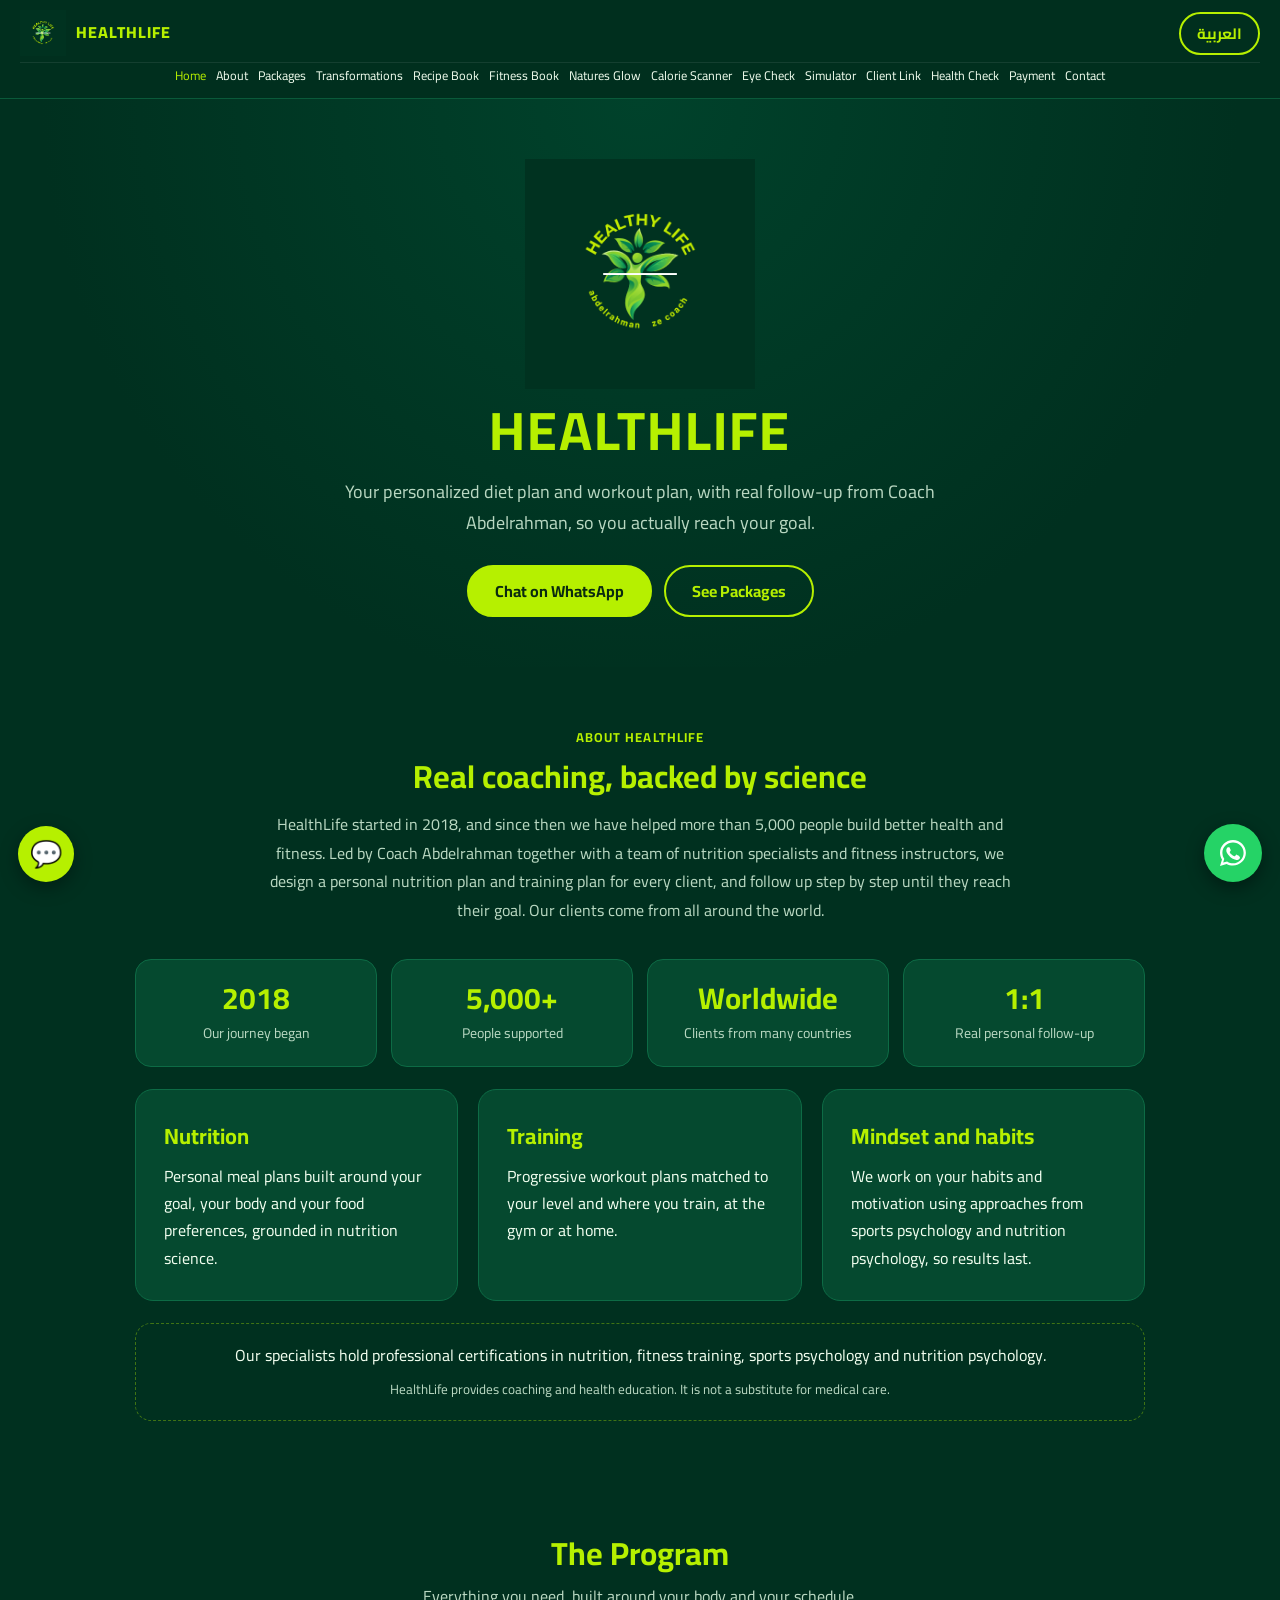
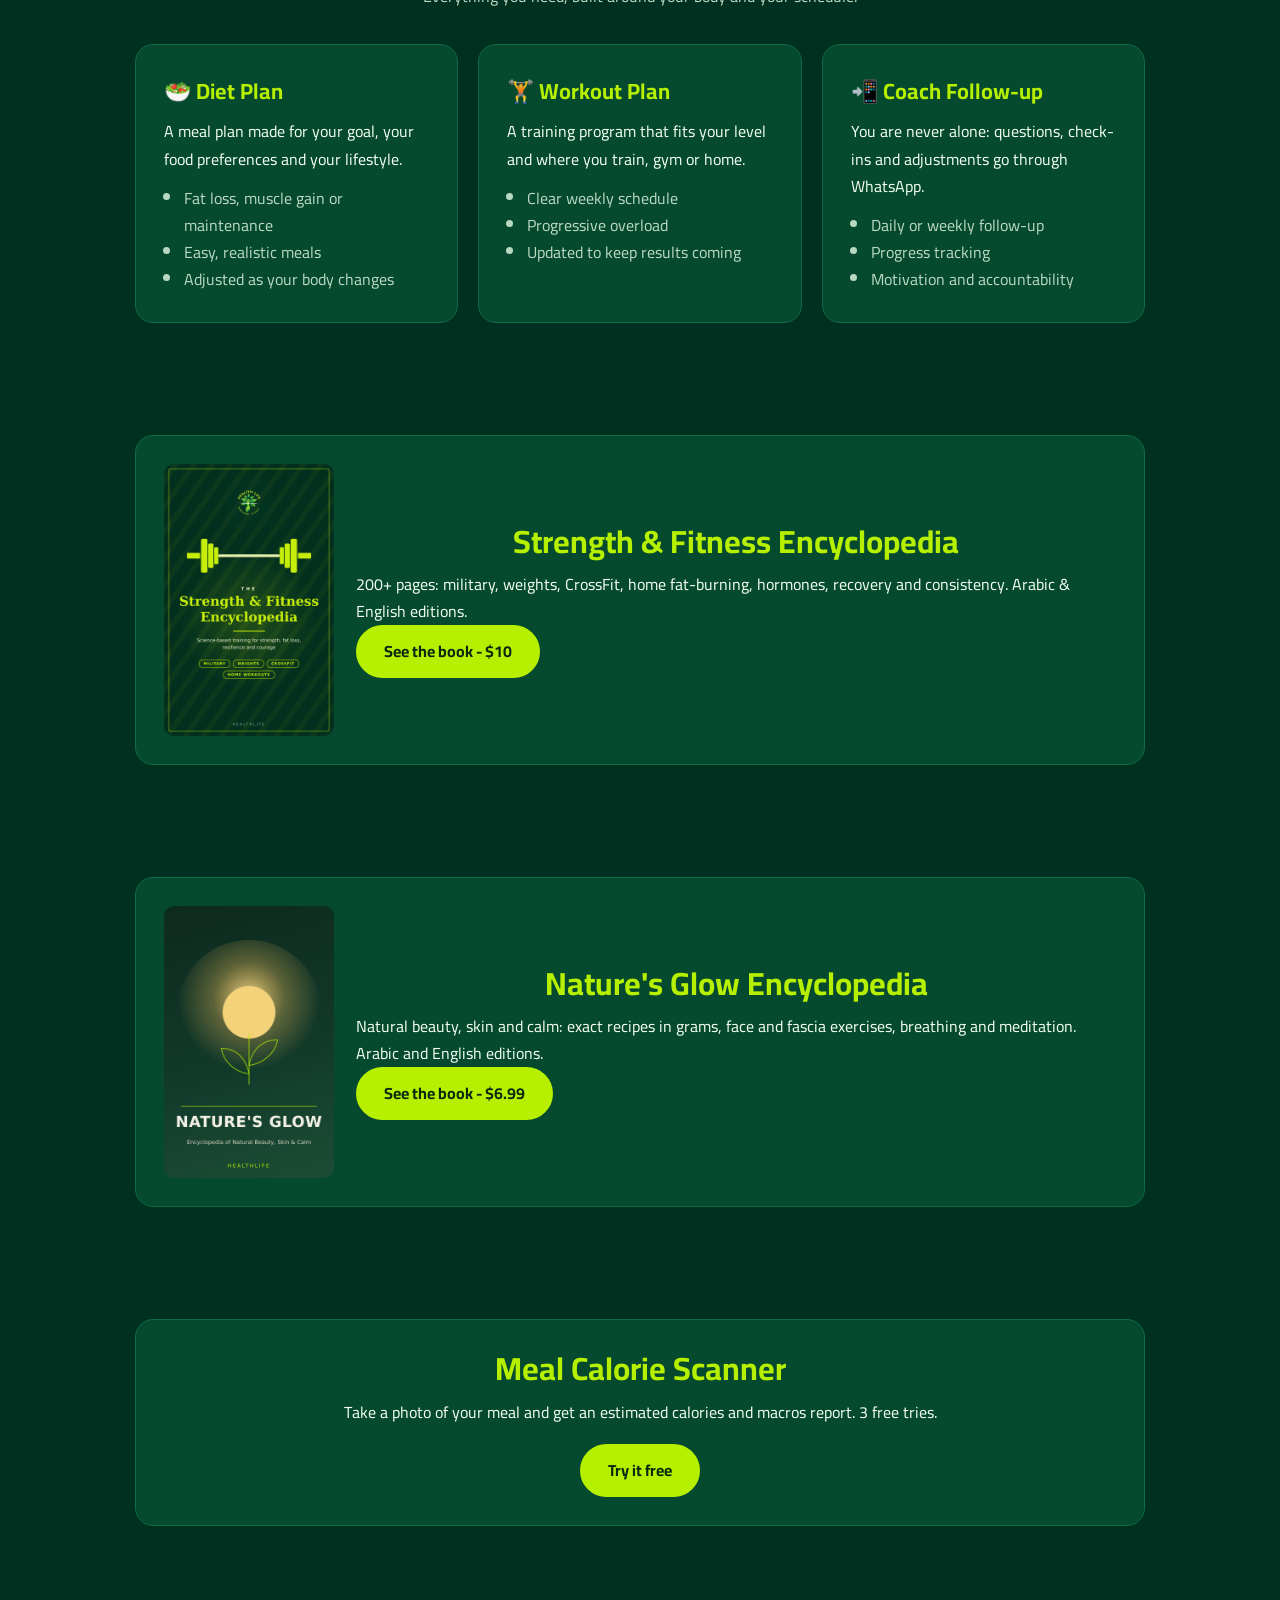
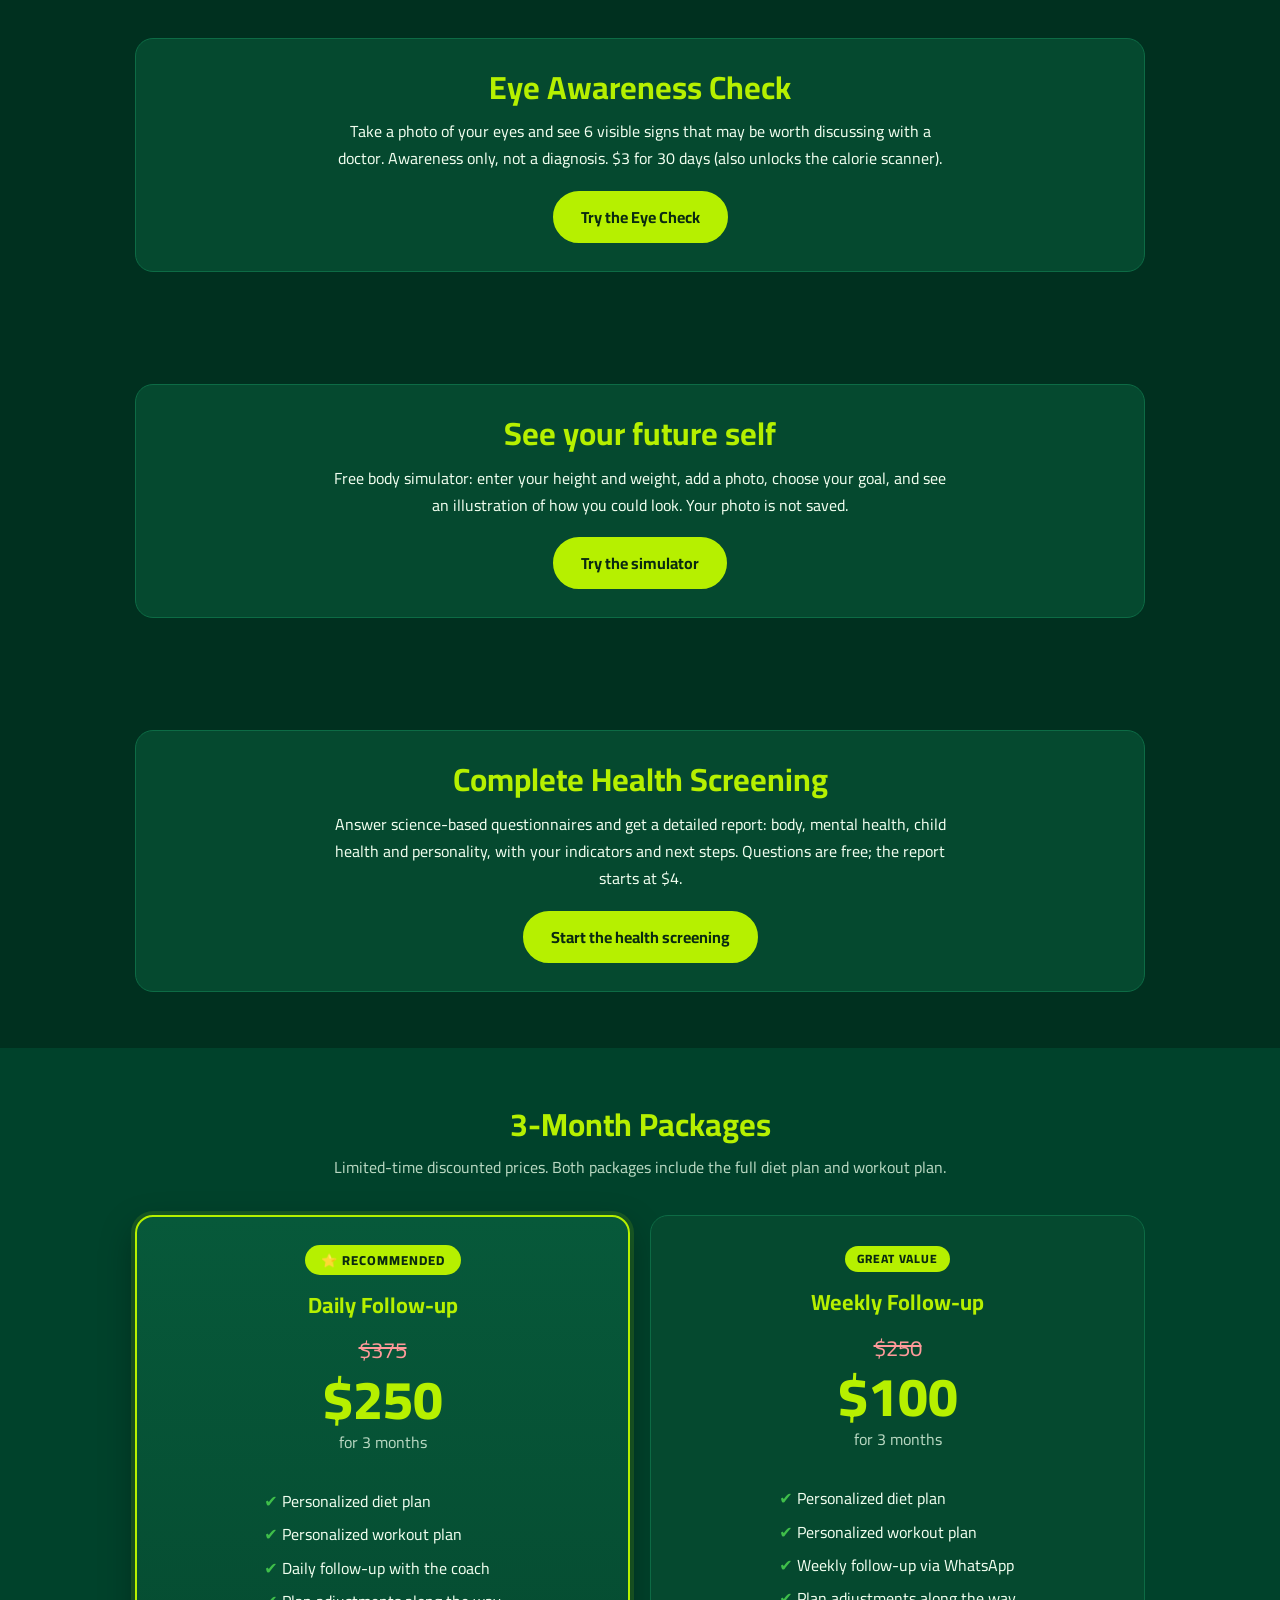
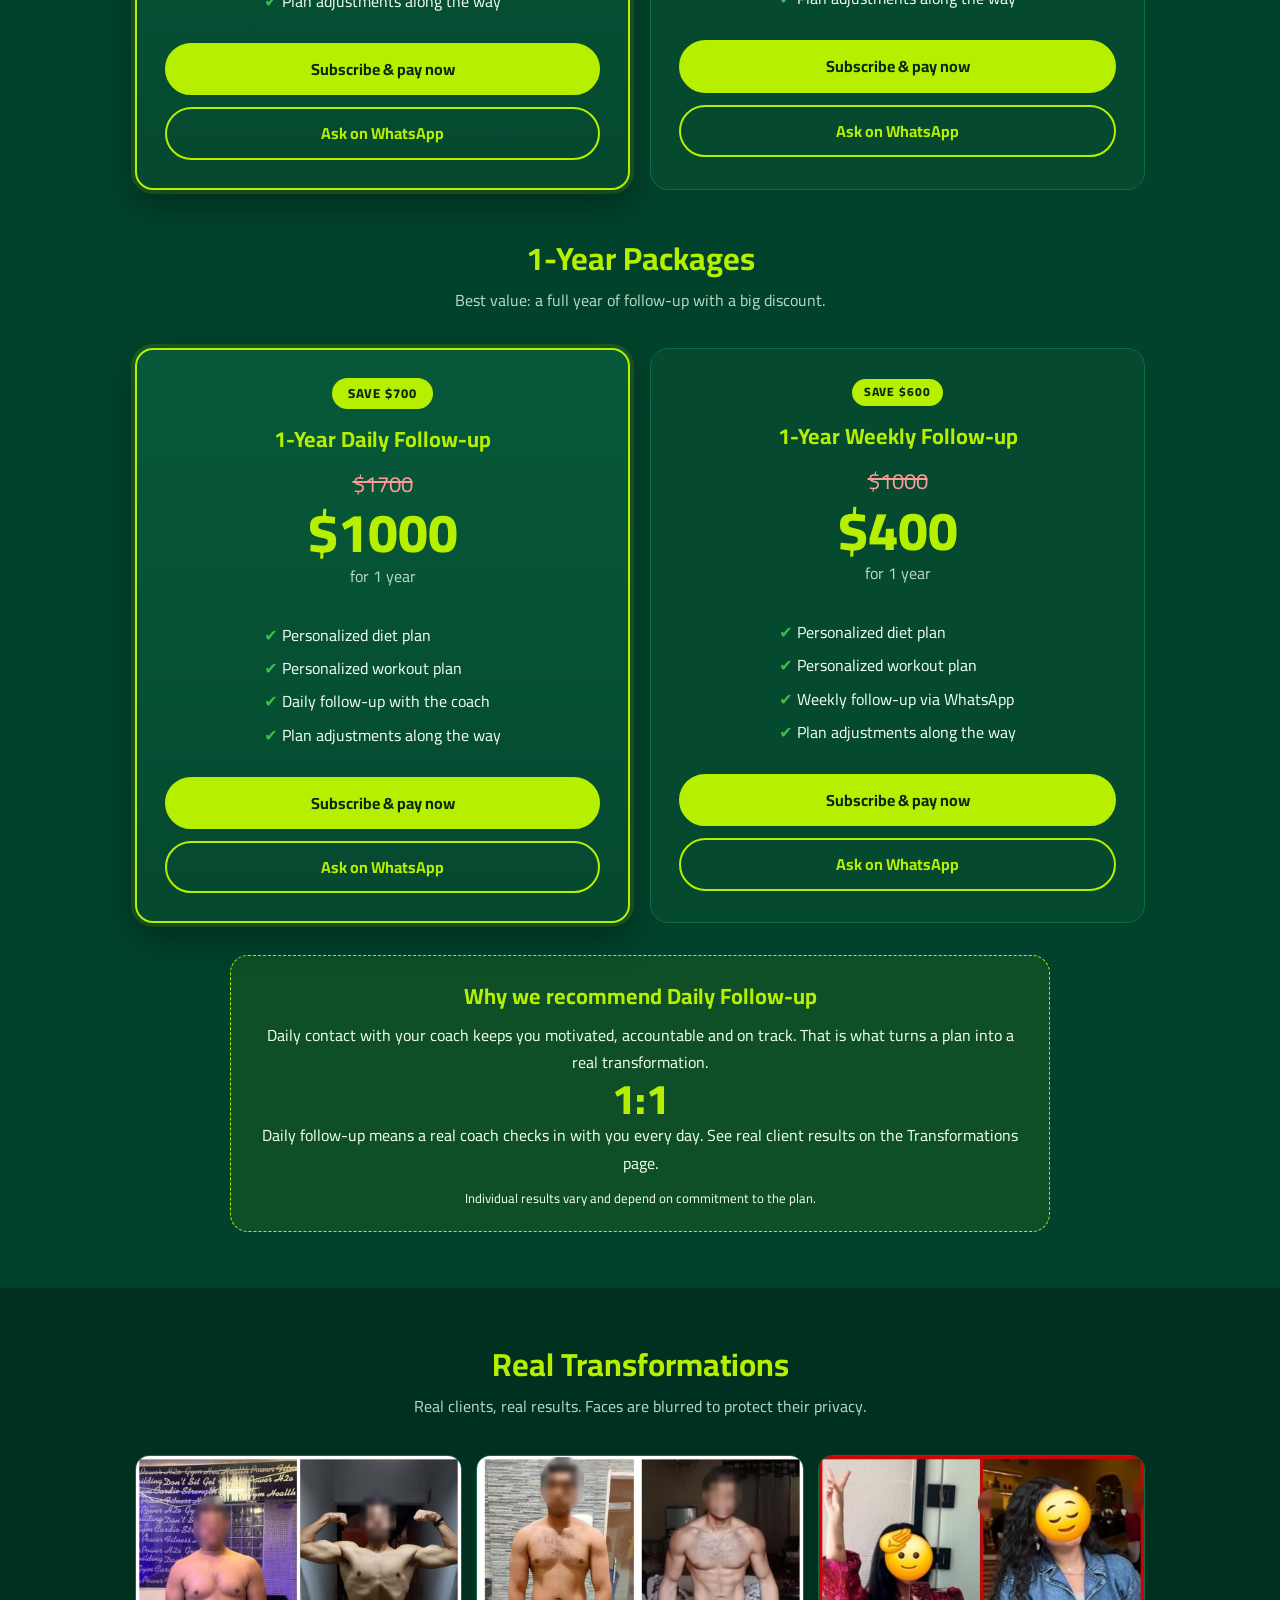
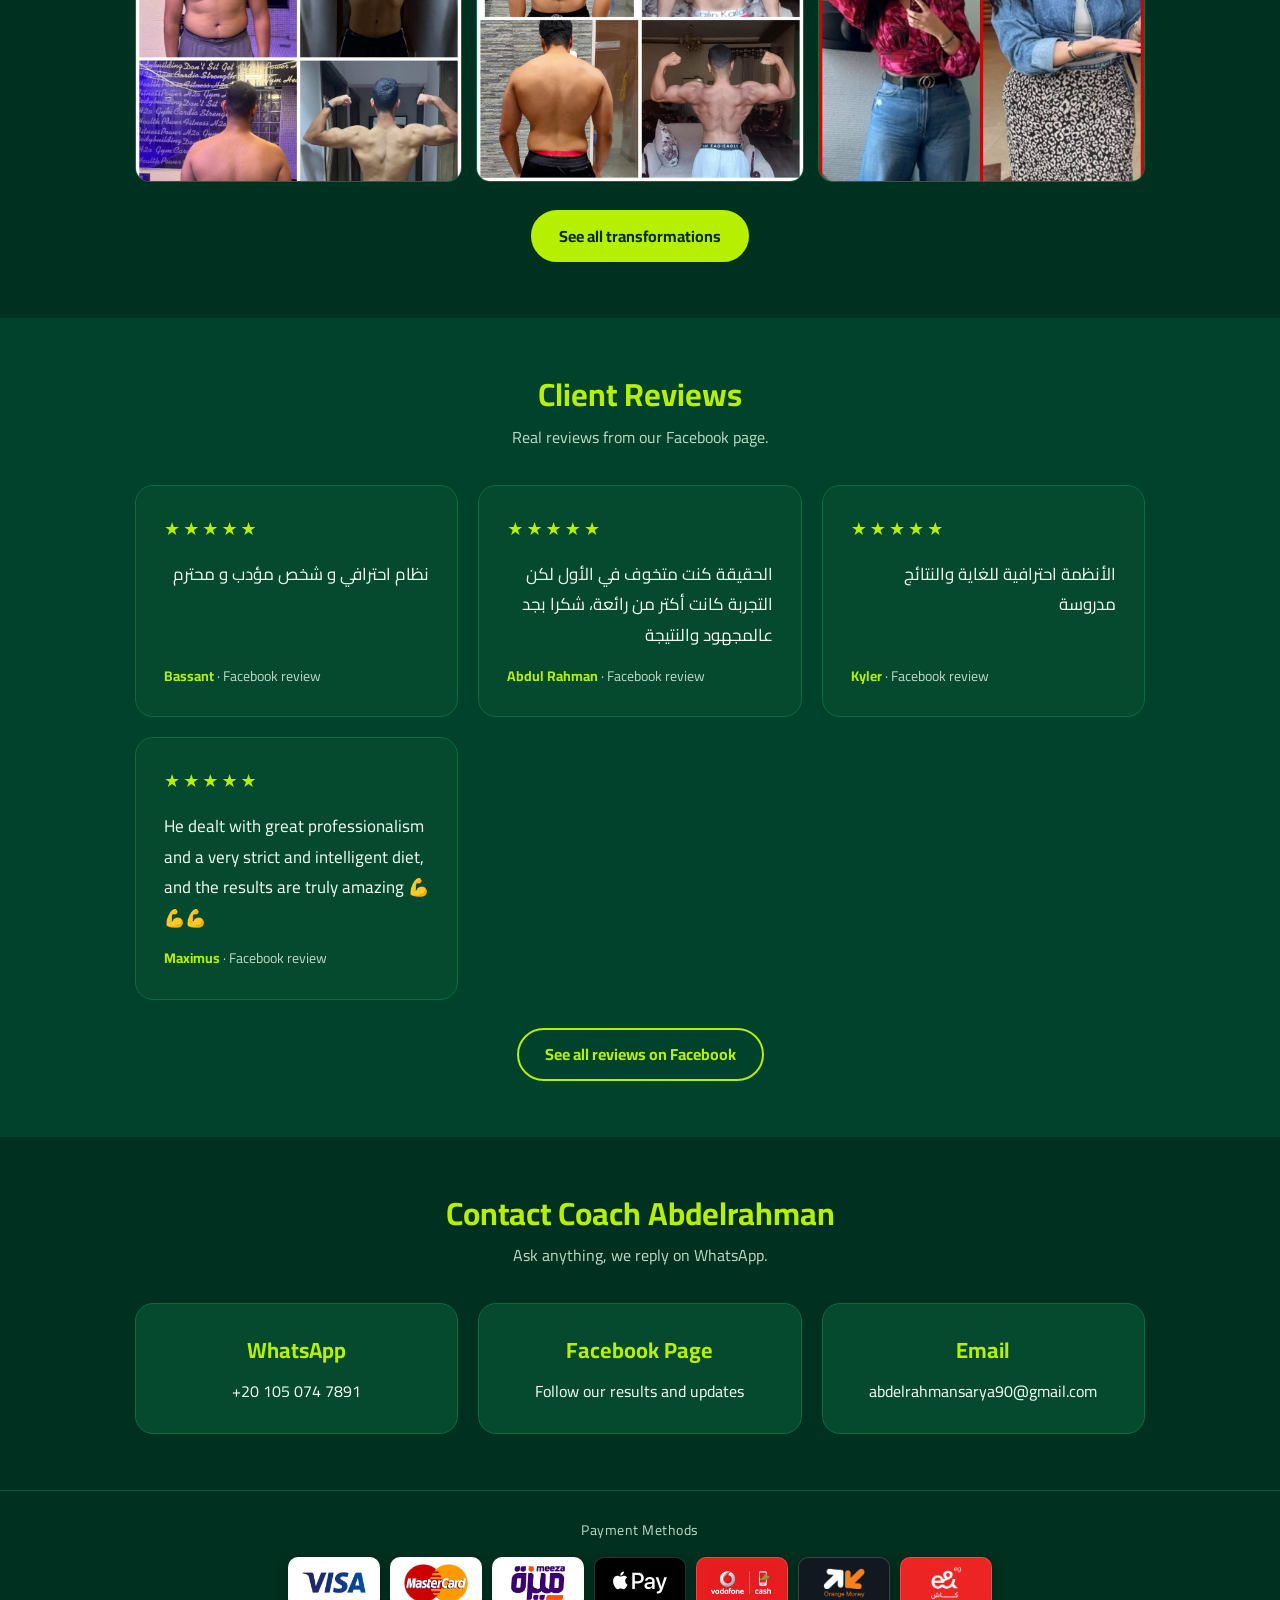
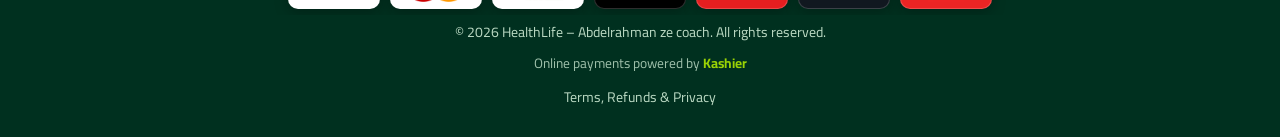
<file: index.html>
<!DOCTYPE html>
<html lang="en" dir="ltr">
<head>
<meta charset="utf-8">
<meta name="viewport" content="width=device-width, initial-scale=1">
<title>HealthLife | Diet &amp; Workout Coaching</title>
<meta name="description" content="HealthLife by Coach Abdelrahman: personalized diet plan and workout plan with daily or weekly WhatsApp follow-up.">
<meta property="og:type" content="website">
<meta property="og:site_name" content="HealthLife">
<meta property="og:title" content="HealthLife | Diet &amp; Workout Coaching">
<meta property="og:description" content="Personalized diet plan and workout plan with real follow-up from Coach Abdelrahman.">
<meta property="og:url" content="https://healthlife-coach.github.io/">
<meta property="og:image" content="https://healthlife-coach.github.io/og-image.jpg">
<meta property="og:image:width" content="1200">
<meta property="og:image:height" content="630">
<meta name="twitter:card" content="summary_large_image">
<meta name="twitter:image" content="https://healthlife-coach.github.io/og-image.jpg">
<link rel="icon" href="logo.png">
<link rel="preconnect" href="https://fonts.googleapis.com">
<link href="https://fonts.googleapis.com/css2?family=Cairo:wght@400;600;700;800&display=swap" rel="stylesheet">
<link rel="stylesheet" href="style.css?v=3">
<style id="pm-inline">
/* payment methods */
.pm{max-width:760px;margin:0 auto}
.pm-group{margin-bottom:26px}
.pm-label{display:flex;align-items:center;gap:10px;font-weight:700;margin-bottom:12px}
.pm-label .dot{width:10px;height:10px;border-radius:50%;background:var(--green);flex:none}
.pm-label.soon .dot{background:#f5c542}
.pm-row{display:flex;flex-wrap:wrap;gap:10px}
.pm-pill{padding:10px 18px;border-radius:12px;border:1px solid var(--line);background:var(--card);font-weight:600}
.pm-pill.on{border-color:var(--lime);color:var(--lime)}
.pm-pill.off{opacity:.75;border-style:dashed;color:var(--muted)}
.pm-note{color:var(--muted);font-size:14px;margin-top:10px}

.pm-logos{display:grid;grid-template-columns:repeat(auto-fill,minmax(130px,1fr));gap:16px}
.pm-item{margin:0;text-align:center}
.pm-logo{display:flex;align-items:center;justify-content:center;height:84px;border-radius:14px;padding:12px 16px;border:1px solid rgba(255,255,255,.18);box-shadow:0 4px 14px rgba(0,0,0,.25)}
.pm-logo img{max-width:100%;max-height:100%;width:auto;height:auto;object-fit:contain}
.pm-item figcaption{margin-top:8px;font-size:13px;color:var(--muted)}

.pm-bottom{padding:40px 0}
.pm-strip{display:flex;flex-wrap:nowrap;gap:14px;justify-content:center;overflow-x:auto;padding:4px 2px 10px}
.pm-strip .pm-item{flex:0 0 118px}
.pm-strip .pm-logo{height:64px;padding:8px 12px}
@media(max-width:900px){.pm-strip{justify-content:flex-start}}

.pm-footer{margin-bottom:6px}
.pm-foot-label{color:var(--muted);font-size:14px;margin-bottom:10px;letter-spacing:.5px}
.pm-mini{gap:10px;padding-bottom:6px}
.pm-mini .pm-item{flex:0 0 92px}
.pm-mini .pm-logo{height:52px;padding:6px 10px;border-radius:10px}
</style>
</head>
<body data-page="home">

<header>
  <nav>
    <a class="brand" href="index.html"><img src="logo.png" alt="HealthLife logo" onerror="this.style.display='none'">HEALTHLIFE</a>
    <ul>
      <li><a href="index.html" data-i18n="nav_home" class="active">Home</a></li>
      <li><a href="index.html#about" data-i18n="nav_about">About</a></li>
      <li><a href="index.html#packages" data-i18n="nav_packages">Packages</a></li>
      <li><a href="transformations.html" data-i18n="nav_results">Transformations</a></li>
      <li><a href="book.html" data-i18n="nav_book">Recipe Book</a></li>
      <li><a href="fitness.html" data-i18n="nav_fitness">Fitness Book</a></li>
      <li><a href="glow.html" data-i18n="nav_glow">Natures Glow</a></li>
      <li><a href="simulator.html" data-i18n="nav_sim">Simulator</a></li>
      <li><a href="simlink.html" data-i18n="nav_coach">Client Link</a></li>
      <li><a href="assessment.html" data-i18n="nav_assess">Health Check</a></li>
      <li><a href="payment.html" data-i18n="nav_pay">Payment</a></li>
      <li><a href="index.html#contact" data-i18n="nav_contact">Contact</a></li>
    </ul>
    <button class="lang" id="langBtn" type="button" aria-label="Change language">العربية</button>
  </nav>
</header>

<div class="hero" id="top">
  <img src="logo.png" alt="HealthLife - Abdelrahman ze coach" onerror="this.style.display='none'">
  <h1>HEALTHLIFE</h1>
  <p data-i18n="hero_p">Your personalized diet plan and workout plan, with real follow-up from Coach Abdelrahman, so you actually reach your goal.</p>
  <div class="btns">
    <a class="btn primary" data-wa="hero" href="#" target="_blank" rel="noopener" data-i18n="hero_wa">Chat on WhatsApp</a>
    <a class="btn ghost" href="#packages" data-i18n="hero_pk">See Packages</a>
  </div>
</div>

<section id="about">
  <div class="wrap">
    <div class="about-head">
      <span class="eyebrow" data-i18n="ab_eyebrow">About HealthLife</span>
      <h2 data-i18n="ab_h">Real coaching, backed by science</h2>
      <p class="sub" data-i18n="ab_p">HealthLife started in 2018.</p>
    </div>
    <div class="stats">
      <div class="stat"><b dir="ltr">2018</b><span data-i18n="ab_s1">Our journey began</span></div>
      <div class="stat"><b dir="ltr">5,000+</b><span data-i18n="ab_s2">People supported</span></div>
      <div class="stat"><b data-i18n="ab_s3n">Worldwide</b><span data-i18n="ab_s3">Clients from many countries</span></div>
      <div class="stat"><b dir="ltr">1:1</b><span data-i18n="ab_s4">Real personal follow-up</span></div>
    </div>
    <div class="grid" style="margin-top:22px">
      <div class="card"><h3 data-i18n="ab_c1h">Nutrition</h3><p data-i18n="ab_c1p"></p></div>
      <div class="card"><h3 data-i18n="ab_c2h">Training</h3><p data-i18n="ab_c2p"></p></div>
      <div class="card"><h3 data-i18n="ab_c3h">Mindset and habits</h3><p data-i18n="ab_c3p"></p></div>
    </div>
    <div class="cred">
      <p data-i18n="ab_cred">Our specialists hold professional certifications.</p>
      <small data-i18n="ab_note">HealthLife provides coaching and health education.</small>
    </div>
  </div>
</section>

<section id="program">
  <div class="wrap">
    <h2 data-i18n="prog_h">The Program</h2>
    <p class="sub" data-i18n="prog_sub">Everything you need, built around your body and your schedule.</p>
    <div class="grid">
      <div class="card">
        <h3 data-i18n="diet_h">🥗 Diet Plan</h3>
        <p data-i18n="diet_p">A meal plan made for your goal, your food preferences and your lifestyle.</p>
        <ul><li data-i18n="diet_1">Fat loss, muscle gain or maintenance</li><li data-i18n="diet_2">Easy, realistic meals</li><li data-i18n="diet_3">Adjusted as your body changes</li></ul>
      </div>
      <div class="card">
        <h3 data-i18n="work_h">🏋️ Workout Plan</h3>
        <p data-i18n="work_p">A training program that fits your level and where you train, gym or home.</p>
        <ul><li data-i18n="work_1">Clear weekly schedule</li><li data-i18n="work_2">Progressive overload</li><li data-i18n="work_3">Updated to keep results coming</li></ul>
      </div>
      <div class="card">
        <h3 data-i18n="fol_h">📲 Coach Follow-up</h3>
        <p data-i18n="fol_p">You are never alone: questions, check-ins and adjustments go through WhatsApp.</p>
        <ul><li data-i18n="fol_1">Daily or weekly follow-up</li><li data-i18n="fol_2">Progress tracking</li><li data-i18n="fol_3">Motivation and accountability</li></ul>
      </div>
    </div>
  </div>
</section>

<section>
  <div class="wrap">
    <div class="card" style="display:flex;gap:22px;align-items:center;flex-wrap:wrap">
      <img src="fitness-cover-en.jpg" data-src-en="fitness-cover-en.jpg" data-src-ar="fitness-cover-ar.jpg" alt="Strength &amp; Fitness Encyclopedia" style="width:170px;border-radius:10px">
      <div style="flex:1;min-width:230px">
        <h2 data-i18n="home_fit_h">Strength &amp; Fitness Encyclopedia</h2>
        <p data-i18n="home_fit_p">200+ pages.</p>
        <a class="btn primary" href="fitness.html" data-i18n="home_fit_btn">See the book - $10</a>
      </div>
    </div>
  </div>
</section>

<section>
  <div class="wrap">
    <div class="card" style="display:flex;gap:22px;align-items:center;flex-wrap:wrap">
      <img src="glow-cover-en.jpg" data-src-en="glow-cover-en.jpg" data-src-ar="glow-cover-ar.jpg" alt="Nature's Glow Encyclopedia" style="width:170px;border-radius:10px">
      <div style="flex:1;min-width:230px">
        <h2 data-i18n="home_glow_h">Nature's Glow Encyclopedia</h2>
        <p data-i18n="home_glow_p"></p>
        <a class="btn primary" href="glow.html" data-i18n="home_glow_btn">See the book - $6.99</a>
      </div>
    </div>
  </div>
</section>

<section>
  <div class="wrap">
    <div class="card" style="text-align:center">
      <h2 data-i18n="home_cal_h">Meal Calorie Scanner</h2>
      <p data-i18n="home_cal_p" style="max-width:620px;margin:10px auto 18px"></p>
      <a class="btn primary" href="calories.html" data-i18n="home_cal_btn">Try it free</a>
    </div>
  </div>
</section>

<section>
  <div class="wrap">
    <div class="card" style="text-align:center">
      <h2 data-i18n="home_eye_h">Eye Awareness Check</h2>
      <p data-i18n="home_eye_p" style="max-width:620px;margin:10px auto 18px"></p>
      <a class="btn primary" href="eye.html" data-i18n="home_eye_btn">Try the Eye Check</a>
    </div>
  </div>
</section>


<section>
  <div class="wrap">
    <div class="card" style="text-align:center">
      <h2 data-i18n="sim_h">See your future self</h2>
      <p data-i18n="sim_p" style="max-width:620px;margin:10px auto 18px">Free body simulator.</p>
      <a class="btn primary" href="simulator.html" data-i18n="sim_btn">Try the simulator</a>
    </div>
  </div>
</section>

<section>
  <div class="wrap">
    <div class="card" style="text-align:center">
      <h2 data-i18n="hs_h">Complete Health Screening</h2>
      <p data-i18n="hs_p" style="max-width:620px;margin:10px auto 18px">Science-based screening with a detailed report.</p>
      <a class="btn primary" href="assessment.html" data-i18n="hs_btn">Start the health screening</a>
    </div>
  </div>
</section>

<section id="packages" class="alt">
  <div class="wrap">
    <h2 data-i18n="pk_h">3-Month Packages</h2>
    <p class="sub" data-i18n="pk_sub">Limited-time discounted prices. Both packages include the full diet plan and workout plan.</p>
    <div class="grid">
      <div class="card plan best" data-plan="daily">
        <span class="tag" data-i18n="pk1_tag">⭐ RECOMMENDED</span>
        <h3 data-i18n="pk1_h">Daily Follow-up</h3>
        <div class="old">$375</div>
        <div class="price">$250</div>
        <div class="dur" data-i18n="pk_dur">for 3 months</div>
        <ul>
          <li data-i18n="pk_l1">Personalized diet plan</li>
          <li data-i18n="pk_l2">Personalized workout plan</li>
          <li data-i18n="pk1_l3">Daily follow-up with the coach</li>
          <li data-i18n="pk_l4">Plan adjustments along the way</li>
        </ul>
        <div class="btns">
          <a class="btn primary" href="payment.html?plan=daily" data-i18n="pk_pay">Subscribe &amp; pay now</a>
          <a class="btn ghost" data-wa="daily" href="#" target="_blank" rel="noopener" data-i18n="pk_ask">Ask on WhatsApp</a>
        </div>
      </div>
      <div class="card plan" data-plan="weekly">
        <span class="tag" data-i18n="pk2_tag">GREAT VALUE</span>
        <h3 data-i18n="pk2_h">Weekly Follow-up</h3>
        <div class="old">$250</div>
        <div class="price">$100</div>
        <div class="dur" data-i18n="pk_dur">for 3 months</div>
        <ul>
          <li data-i18n="pk_l1">Personalized diet plan</li>
          <li data-i18n="pk_l2">Personalized workout plan</li>
          <li data-i18n="pk2_l3">Weekly follow-up via WhatsApp</li>
          <li data-i18n="pk_l4">Plan adjustments along the way</li>
        </ul>
        <div class="btns">
          <a class="btn primary" href="payment.html?plan=weekly" data-i18n="pk_pay">Subscribe &amp; pay now</a>
          <a class="btn ghost" data-wa="weekly" href="#" target="_blank" rel="noopener" data-i18n="pk_ask">Ask on WhatsApp</a>
        </div>
      </div>
    </div>
    <h2 data-i18n="pky_h" style="margin-top:48px">1-Year Packages</h2>
    <p class="sub" data-i18n="pky_sub">Best value: a full year of follow-up with a big discount.</p>
    <div class="grid">
      <div class="card plan best" data-plan="yearly_daily">
        <span class="tag" data-i18n="pky1_tag">SAVE $700</span>
        <h3 data-i18n="pky1_h">1-Year Daily Follow-up</h3>
        <div class="old">$1700</div>
        <div class="price">$1000</div>
        <div class="dur" data-i18n="pky_dur">for 1 year</div>
        <ul>
          <li data-i18n="pk_l1">Personalized diet plan</li>
          <li data-i18n="pk_l2">Personalized workout plan</li>
          <li data-i18n="pk1_l3">Daily follow-up with the coach</li>
          <li data-i18n="pk_l4">Plan adjustments along the way</li>
        </ul>
        <div class="btns">
          <a class="btn primary" href="payment.html?plan=yearly_daily" data-i18n="pk_pay">Subscribe &amp; pay now</a>
          <a class="btn ghost" data-wa="yearly_daily" href="#" target="_blank" rel="noopener" data-i18n="pk_ask">Ask on WhatsApp</a>
        </div>
      </div>
      <div class="card plan" data-plan="yearly_weekly">
        <span class="tag" data-i18n="pky2_tag">SAVE $600</span>
        <h3 data-i18n="pky2_h">1-Year Weekly Follow-up</h3>
        <div class="old">$1000</div>
        <div class="price">$400</div>
        <div class="dur" data-i18n="pky_dur">for 1 year</div>
        <ul>
          <li data-i18n="pk_l1">Personalized diet plan</li>
          <li data-i18n="pk_l2">Personalized workout plan</li>
          <li data-i18n="pk2_l3">Weekly follow-up via WhatsApp</li>
          <li data-i18n="pk_l4">Plan adjustments along the way</li>
        </ul>
        <div class="btns">
          <a class="btn primary" href="payment.html?plan=yearly_weekly" data-i18n="pk_pay">Subscribe &amp; pay now</a>
          <a class="btn ghost" data-wa="yearly_weekly" href="#" target="_blank" rel="noopener" data-i18n="pk_ask">Ask on WhatsApp</a>
        </div>
      </div>
    </div>

    <div class="why">
      <h3 data-i18n="why_h">Why we recommend Daily Follow-up</h3>
      <p data-i18n="why_p">Daily contact with your coach keeps you motivated, accountable and on track. That is what turns a plan into a real transformation.</p>
      <div class="big" dir="ltr">1:1</div>
      <p data-i18n="why_stat_t">of clients on the Daily Follow-up package reached their transformation goal</p>
      <p class="fine" data-i18n="why_fine">Individual results vary and depend on commitment to the plan.</p>
    </div>
  </div>
</section>

<section id="results">
  <div class="wrap">
    <h2 data-i18n="tr_h">Real Transformations</h2>
    <p class="sub" data-i18n="tr_sub">Real clients, real results. Faces are blurred to protect their privacy.</p>
    <div class="preview">
      <a href="transformations.html"><img src="transform-1.jpg" alt="Client transformation"></a>
      <a href="transformations.html"><img src="transform-3.jpg" alt="Client transformation"></a>
      <a href="transformations.html"><img src="transform-6.jpg" alt="Client transformation"></a>
    </div>
    <div class="rv-more"><a class="btn primary" href="transformations.html" data-i18n="tr_more">See all transformations</a></div>
  </div>
</section>

<section id="reviews" class="alt">
  <div class="wrap">
    <h2 data-i18n="rv_h">Client Reviews</h2>
    <p class="sub" data-i18n="rv_sub">Real reviews from our Facebook page.</p>
    <div class="grid">
      <div class="card rv-card">
        <div class="stars">★★★★★</div>
        <blockquote lang="ar" dir="rtl">نظام احترافي و شخص مؤدب و محترم</blockquote>
        <div class="who"><b>Bassant</b> · <span data-i18n="rv_src">Facebook review</span></div>
      </div>
      <div class="card rv-card">
        <div class="stars">★★★★★</div>
        <blockquote lang="ar" dir="rtl">الحقيقة كنت متخوف في الأول لكن التجربة كانت أكتر من رائعة، شكرا بجد عالمجهود والنتيجة</blockquote>
        <div class="who"><b>Abdul Rahman</b> · <span data-i18n="rv_src">Facebook review</span></div>
      </div>
      <div class="card rv-card">
        <div class="stars">★★★★★</div>
        <blockquote lang="ar" dir="rtl">الأنظمة احترافية للغاية والنتائج مدروسة</blockquote>
        <div class="who"><b>Kyler</b> · <span data-i18n="rv_src">Facebook review</span></div>
      </div>
      <div class="card rv-card">
        <div class="stars">★★★★★</div>
        <blockquote lang="en" dir="ltr">He dealt with great professionalism and a very strict and intelligent diet, and the results are truly amazing 💪💪💪</blockquote>
        <div class="who"><b>Maximus</b> · <span data-i18n="rv_src">Facebook review</span></div>
      </div>
    </div>
    <div class="rv-more">
      <a class="btn ghost" href="https://www.facebook.com/profile.php?id=100091534885982" target="_blank" rel="noopener" data-i18n="rv_more">See all reviews on Facebook</a>
    </div>
  </div>
</section>

<section id="contact">
  <div class="wrap contact">
    <h2 data-i18n="ct_h">Contact Coach Abdelrahman</h2>
    <p class="sub" data-i18n="ct_sub">Ask anything, we reply on WhatsApp.</p>
    <div class="grid">
      <a class="card item" data-wa="plain" href="#" target="_blank" rel="noopener"><h3 data-i18n="ct_wa">WhatsApp</h3><p class="ltr">+20 105 074 7891</p></a>
      <a class="card item" href="https://www.facebook.com/profile.php?id=100091534885982" target="_blank" rel="noopener"><h3 data-i18n="ct_fb">Facebook Page</h3><p data-i18n="ct_fb_p">Follow our results and updates</p></a>
      <a class="card item" href="mailto:abdelrahmansarya90@gmail.com"><h3 data-i18n="ct_em">Email</h3><p class="ltr">abdelrahmansarya90@gmail.com</p></a>
    </div>
  </div>
</section>

<footer>
  <div class="pm-footer">
    <div class="pm-foot-label" data-i18n="pm_h">Payment Methods</div>
    <div class="pm-strip pm-mini">
          <figure class="pm-item"><span class="pm-logo" style="background:#ffffff"><img src="pay-visa.png" alt="Visa" loading="lazy"></span></figure>
          <figure class="pm-item"><span class="pm-logo" style="background:#ffffff"><img src="pay-mastercard.png" alt="Mastercard" loading="lazy"></span></figure>
          <figure class="pm-item"><span class="pm-logo" style="background:#ffffff"><img src="pay-meeza.png" alt="Meeza" loading="lazy"></span></figure>
          <figure class="pm-item"><span class="pm-logo" style="background:#000000"><img src="pay-applepay.svg" alt="Apple Pay" loading="lazy"></span></figure>
          <figure class="pm-item"><span class="pm-logo" style="background:#e61e20"><img src="pay-vodafone.png" alt="Vodafone Cash" loading="lazy"></span></figure>
          <figure class="pm-item"><span class="pm-logo" style="background:#111820"><img src="pay-orange.png" alt="Orange Cash" loading="lazy"></span></figure>
          <figure class="pm-item"><span class="pm-logo" style="background:#ec2424"><img src="pay-etisalat.png" alt="Etisalat Cash (e&amp;)" loading="lazy"></span></figure>
        </div>
    <p class="pm-note" style="margin:6px 0 18px" data-offline data-i18n="pm_note">Online payment by card and mobile wallet is being set up. For now, please pay by bank transfer.</p>
  </div>
  <div>© <span id="yr"></span> HealthLife – Abdelrahman ze coach. <span data-i18n="rights">All rights reserved.</span></div>
<div class="powered" data-live hidden><span data-i18n="powered">Online payments powered by</span> <a href="https://kashier.io" target="_blank" rel="noopener">Kashier</a></div></footer>

<a class="wa-float" data-wa="plain" href="#" target="_blank" rel="noopener" aria-label="WhatsApp">
  <svg viewBox="0 0 32 32"><path d="M16 3C8.8 3 3 8.7 3 15.8c0 2.5.7 4.8 2 6.8L3 29l6.6-2c1.9 1 4 1.6 6.3 1.6 7.2 0 13-5.700 13-12.800S23.200 3 16 3zm0 23.300c-2 0-3.900-.6-5.500-1.600l-.4-.2-3.900 1.100 1.100-3.800-.3-.4a10.200 10.200 0 0 1-1.600-5.500C5.400 10.200 10.100 5.600 16 5.600s10.600 4.600 10.600 10.300S21.900 26.300 16 26.300zm5.800-7.600c-.3-.2-1.900-.9-2.200-1-.3-.1-.5-.2-.7.200-.2.300-.8 1-1 1.200-.2.200-.4.200-.7.100-.3-.2-1.400-.5-2.600-1.600-1-.9-1.600-1.900-1.800-2.200-.2-.3 0-.5.100-.7l.5-.6c.2-.2.200-.3.300-.5.100-.2.100-.4 0-.6l-1-2.300c-.2-.6-.5-.5-.7-.5h-.6c-.2 0-.6.100-.9.400-.3.300-1.200 1.100-1.200 2.800s1.200 3.200 1.400 3.500c.2.200 2.400 3.700 5.800 5.100 3.400 1.400 3.400.9 4 .9.600-.1 1.900-.8 2.200-1.500.3-.8.300-1.400.2-1.500-.1-.2-.3-.3-.6-.4z"/></svg>
</a>

<script src="site.js?v=13"></script>
</body>
</html>
</file>
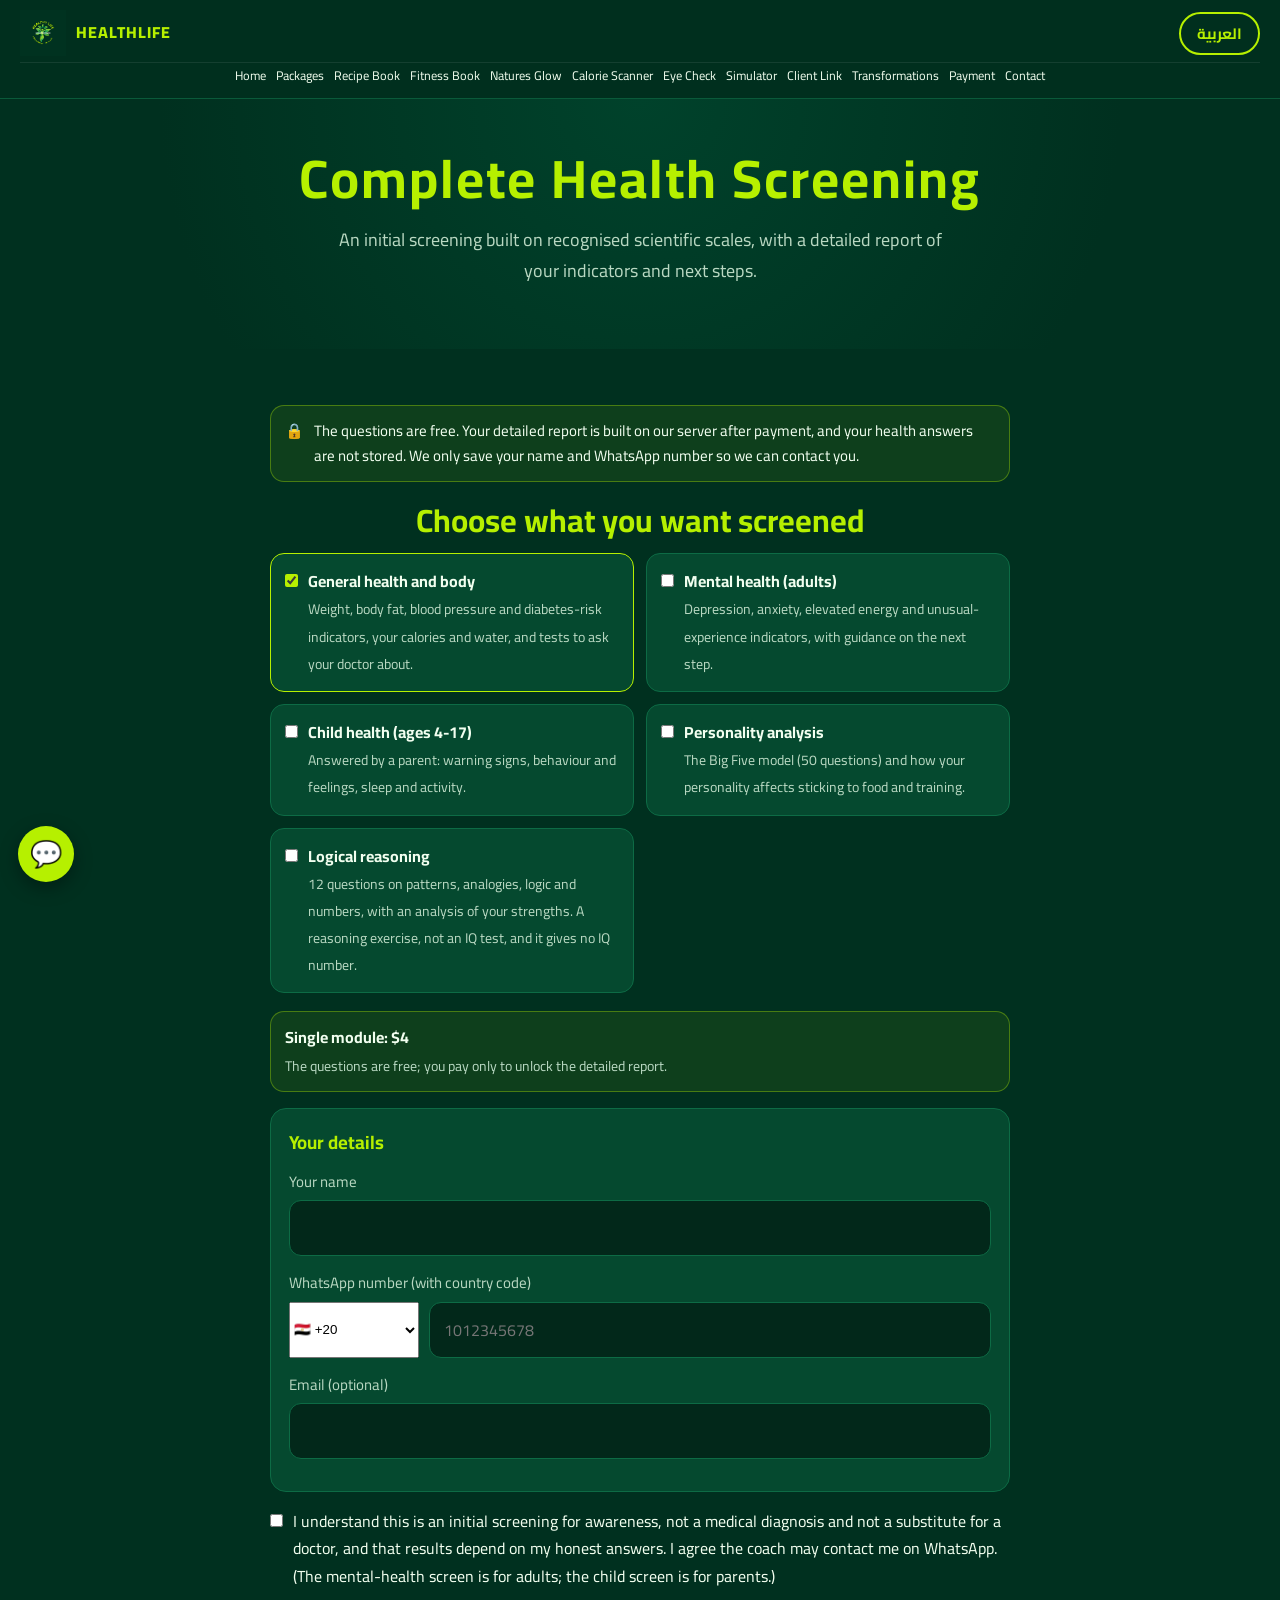
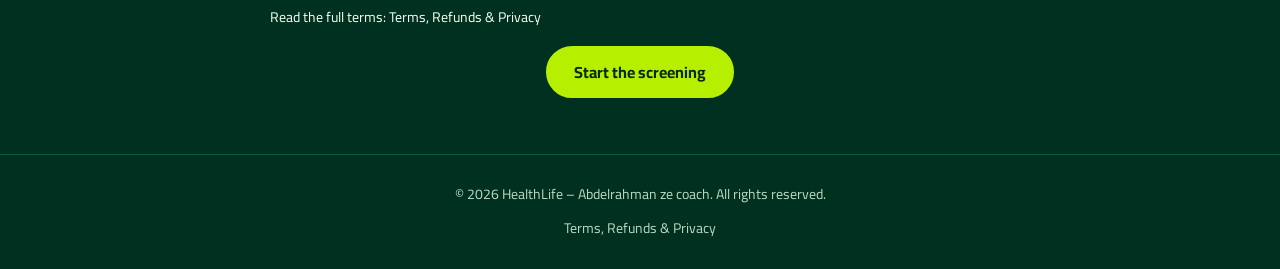
<file: assessment.html>
<!DOCTYPE html>
<html lang="ar" dir="rtl">
<head>
<meta charset="utf-8">
<meta name="viewport" content="width=device-width, initial-scale=1">
<title>الفحص الصحي الشامل | HealthLife</title>
<meta name="description" content="فحص صحي مبدئي مبني على مقاييس علمية: الجسم، الصحة النفسية، صحة الأطفال، وتحليل الشخصية، مع تقرير مفصل.">
<link rel="icon" href="logo.png">
<link rel="preconnect" href="https://fonts.googleapis.com">
<link href="https://fonts.googleapis.com/css2?family=Cairo:wght@400;600;700;800&display=swap" rel="stylesheet">
<link rel="stylesheet" href="style.css?v=3">
<style>
[hidden]{display:none!important}
.as{max-width:780px;margin:0 auto;font-family:'Cairo',sans-serif}
.as h2{margin:0 0 6px;color:var(--lime)}
.as .priv{display:flex;gap:10px;align-items:flex-start;background:rgba(182,240,0,.08);border:1px solid rgba(182,240,0,.35);border-radius:14px;padding:12px 14px;margin:0 0 18px;font-size:15px}
.mods{display:grid;grid-template-columns:1fr 1fr;gap:12px;margin:12px 0 18px}
@media(max-width:600px){.mods{grid-template-columns:1fr}}
.mod{display:flex;gap:10px;align-items:flex-start;padding:14px;border:1px solid var(--line);border-radius:14px;background:var(--card);cursor:pointer}
.mod input{margin-top:6px;width:auto;accent-color:var(--lime)}
.mod.on{border-color:var(--lime)}
.mod b{display:block;color:var(--text)}.mod span{color:var(--muted);font-size:14px}
.gate{background:var(--card);border:1px solid var(--line);border-radius:16px;padding:18px;margin:0 0 16px}
.gate .field{margin:0 0 14px;width:100%;max-width:none}
.phone{display:grid;grid-template-columns:130px 1fr;gap:10px;direction:ltr}
.msg{margin:14px 0;padding:12px 14px;border-radius:12px;background:#4a1d1d;border:1px solid #a33;color:#ffd7d7}
.prog{height:8px;background:var(--line);border-radius:999px;overflow:hidden;margin:0 0 8px}.prog i{display:block;height:100%;width:0;background:var(--lime);transition:width .3s}
#stepNo{color:var(--muted);font-size:14px;margin-bottom:12px}
.note2{color:var(--muted);margin:0 0 14px}
.q{margin:0 0 18px}.ql{font-weight:700;margin-bottom:8px}
.q input[type=number]{width:100%;max-width:320px}
.opts{display:flex;flex-direction:column;gap:8px}.opts.compact{flex-direction:row;flex-wrap:wrap}
.opt{display:flex;gap:10px;align-items:center;padding:11px 14px;border:1px solid var(--line);border-radius:12px;background:var(--card);cursor:pointer}
.compact .opt{flex:1;min-width:130px}
.opt input{width:auto;accent-color:var(--lime)}.opt.on{border-color:var(--lime);color:var(--lime)}
.alert{position:sticky;top:0;z-index:20;background:#7a1010;border:2px solid #ff5a5a;color:#fff;border-radius:12px;padding:10px 14px;margin:0 0 14px}
.alert p{margin:4px 0}
.btns{display:flex;gap:10px;flex-wrap:wrap;margin-top:16px}
#report{margin-top:10px}.rtop h2{font-size:26px}.meta{color:var(--muted)}
.sums{display:grid;grid-template-columns:repeat(auto-fit,minmax(220px,1fr));gap:10px;margin:14px 0}
.sc{background:var(--card);border:1px solid var(--line);border-radius:12px;padding:12px;display:flex;flex-direction:column;gap:8px}
.chip{display:inline-block;padding:4px 12px;border-radius:999px;font-weight:800;font-size:13px;color:#06210f}
.chip.ok{background:#3fbf4a}.chip.watch{background:#f5c542}.chip.soon{background:#ff9f43}.chip.urgent{background:#ff5a5a;color:#fff}.chip.emergency{background:#b00020;color:#fff}
.rsec{background:var(--card);border:1px solid var(--line);border-radius:16px;padding:18px;margin:16px 0}
.rh{display:flex;justify-content:space-between;align-items:center;gap:10px;flex-wrap:wrap;margin-bottom:10px}.rh h3{margin:0;color:var(--lime)}
.rt{width:100%;border-collapse:collapse}.rt td{padding:10px 8px;border-bottom:1px solid var(--line);vertical-align:top}
.rl{width:38%;color:var(--muted)}.rv{font-weight:700}.rs{font-weight:400;color:var(--muted);font-size:13px;margin-top:2px}
.tip{background:rgba(182,240,0,.07);border-inline-start:4px solid var(--lime);border-radius:8px;padding:10px 14px;margin:12px 0}.tip.warn{background:rgba(255,159,67,.1);border-color:#ff9f43}
.alert2{background:#7a1010;border:2px solid #ff5a5a;color:#fff;border-radius:12px;padding:14px;margin:12px 0}.alert2.u{background:#6b3a00;border-color:#ff9f43}
.rsec ul{padding-inline-start:20px;margin:6px 0}.rsec h4{margin:14px 0 4px}
.trait{margin:14px 0}.tr1{display:flex;justify-content:space-between}.bar{height:10px;background:var(--line);border-radius:999px;overflow:hidden;margin:6px 0}.bar i{display:block;height:100%;background:var(--lime)}
.refs{margin-top:12px;font-size:13px;color:var(--muted)}.refs ol{direction:ltr;text-align:left}.price{font-size:22px;color:var(--lime)}.pricebox{background:rgba(182,240,0,.08);border:1px solid rgba(182,240,0,.35);border-radius:14px;padding:12px 14px;margin:0 0 16px}.pricebox span{color:var(--muted);font-size:14px}.refs summary{cursor:pointer}
@media print{header,footer,.noprint,.hero,#intro,#wiz,#lock,#wait{display:none!important}body{background:#fff;color:#000}.rsec,.sc{background:#fff;border-color:#bbb;color:#000}.rh h3,.rtop h2{color:#0b7a55}.rs,.meta,.rl{color:#333}.refs{color:#333}.refs[open],.refs{display:block}.refs ol{display:block}.tip{background:#f3faf7}.alert2{background:#fff;color:#900;border-color:#900}}
</style>
</head>
<body data-page="assess">

<header>
  <nav>
    <a class="brand" href="index.html"><img src="logo.png" alt="HealthLife logo" onerror="this.style.display='none'">HEALTHLIFE</a>
    <ul>
      <li><a href="index.html" data-i18n="nav_home">Home</a></li>
      <li><a href="index.html#packages" data-i18n="nav_packages">Packages</a></li>
      <li><a href="book.html" data-i18n="nav_book">Recipe Book</a></li>
      <li><a href="fitness.html" data-i18n="nav_fitness">Fitness Book</a></li>
      <li><a href="simulator.html" data-i18n="nav_sim">Simulator</a></li>
      <li><a href="simlink.html" data-i18n="nav_coach">Client Link</a></li>
      <li><a href="transformations.html" data-i18n="nav_results">Transformations</a></li>
      <li><a href="payment.html" data-i18n="nav_pay">Payment</a></li>
      <li><a href="index.html#contact" data-i18n="nav_contact">Contact</a></li>
    </ul>
    <button class="lang" id="langBtn" type="button" aria-label="Change language">العربية</button>
  </nav>
</header>

<div class="hero page-hero">
  <h1 data-u="hero_h"></h1>
  <p data-u="hero_p"></p>
</div>

<section>
  <div class="wrap as" id="as" dir="rtl">
    <div id="wait" class="gate" hidden><p id="waitMsg"></p></div>
    <div id="lock" hidden></div>

    <div id="alert" class="alert" hidden></div>

    <div id="intro">
      <div class="priv"><span>🔒</span><span data-u="priv"></span></div>
      <div id="paidNote" class="priv" hidden></div>
      <h2 data-u="pick"></h2>
      <div class="mods">
        <label class="mod on"><input type="checkbox" value="body" checked><div><b data-u="m_body"></b><span data-u="m_body_d"></span></div></label>
        <label class="mod"><input type="checkbox" value="psych"><div><b data-u="m_psych"></b><span data-u="m_psych_d"></span></div></label>
        <label class="mod"><input type="checkbox" value="child"><div><b data-u="m_child"></b><span data-u="m_child_d"></span></div></label>
        <label class="mod"><input type="checkbox" value="pers"><div><b data-u="m_pers"></b><span data-u="m_pers_d"></span></div></label>
      <label class="mod"><input type="checkbox" value="reason"><div><b data-u="m_reason"></b><span data-u="m_reason_d"></span></div></label>
      </div>

      <div id="priceLine" class="pricebox"></div>

      <div id="gate" class="gate">
        <h3 style="margin:0 0 10px;color:var(--lime)" data-u="data"></h3>
        <div class="field"><label for="gName" data-u="name"></label><input id="gName" type="text" maxlength="60" autocomplete="name"></div>
        <div class="field"><label for="gPhone" data-u="phone"></label>
          <div class="phone" id="phoneBox"><select id="gCc"><option value="20">🇪🇬 +20</option><option value="966">🇸🇦 +966</option><option value="971">🇦🇪 +971</option><option value="965">🇰🇼 +965</option><option value="974">🇶🇦 +974</option><option value="973">🇧🇭 +973</option><option value="968">🇴🇲 +968</option><option value="962">🇯🇴 +962</option><option value="961">🇱🇧 +961</option><option value="964">🇮🇶 +964</option><option value="218">🇱🇾 +218</option><option value="249">🇸🇩 +249</option><option value="213">🇩🇿 +213</option><option value="212">🇲🇦 +212</option><option value="216">🇹🇳 +216</option><option value="44">🇬🇧 +44</option><option value="49">🇩🇪 +49</option><option value="1">🇺🇸 +1</option></select>
          <input id="gPhone" type="tel" inputmode="tel" placeholder="1012345678"></div></div>
        <div class="field"><label for="gEmail" data-u="email"></label><input id="gEmail" type="email" dir="ltr"></div>
      </div>

      <label style="display:flex;gap:10px;align-items:flex-start;margin:0 0 16px;cursor:pointer"><input type="checkbox" id="agree" style="margin-top:6px;width:auto"><span data-u="agree"></span></label>
      <div class="btns"><button class="btn primary" id="start" type="button" data-u="start"></button></div>
      <div id="gErr" class="msg" hidden></div>
    </div>

    <div id="wiz" hidden>
      <div class="prog"><i id="prog"></i></div><div id="stepNo"></div>
      <div id="stepBody"></div>
      <div id="err" class="msg" hidden></div>
      <div class="btns"><button class="btn ghost" id="back" type="button" data-u="back"></button><button class="btn primary" id="next" type="button" data-u="next"></button></div>
    </div>

    <div id="report" hidden></div>
  </div>
</section>

<footer>© <span id="yr"></span> HealthLife – Abdelrahman ze coach. <span data-i18n="rights">All rights reserved.</span></footer>

<script src="site.js"></script>
<script src="assess_core.js?v=2"></script>
<script src="assess_data.js?v=2"></script>
<script src="assess_page.js?v=2"></script>
</body>
</html>
</file>
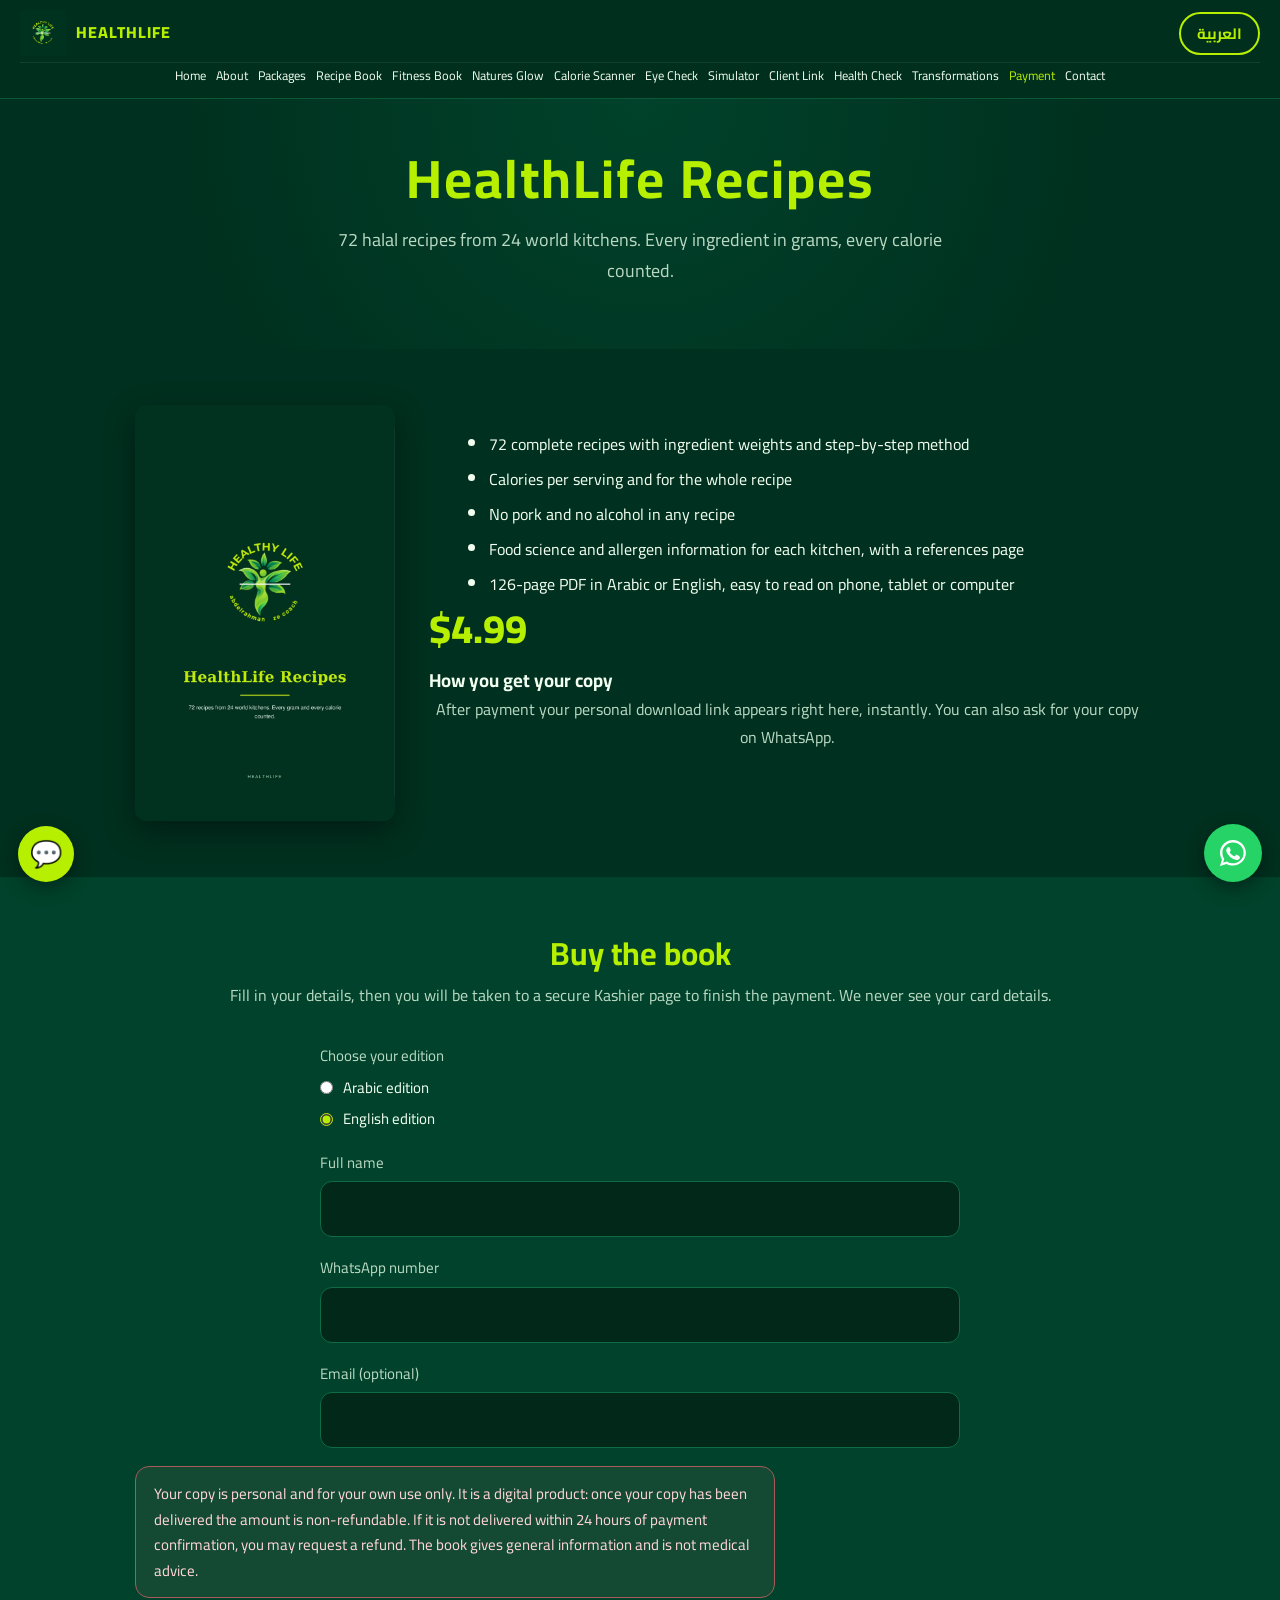
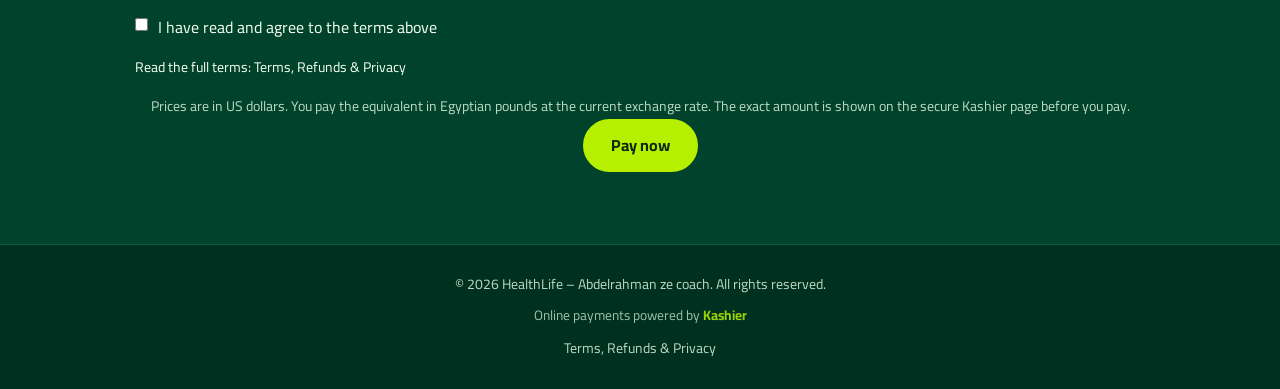
<file: book.html>
<!DOCTYPE html>
<html lang="en" dir="ltr">
<head>
<meta charset="utf-8">
<meta name="viewport" content="width=device-width, initial-scale=1">
<title>HealthLife Recipes Book | HealthLife</title>
<meta name="description" content="HealthLife Recipes: 72 halal recipes from 24 world kitchens with calories and grams for every ingredient. English PDF book.">
<link rel="icon" href="logo.png">
<link rel="preconnect" href="https://fonts.googleapis.com">
<link href="https://fonts.googleapis.com/css2?family=Cairo:wght@400;600;700;800&display=swap" rel="stylesheet">
<link rel="stylesheet" href="style.css?v=3">
<style id="pm-inline">
/* payment methods */
.pm{max-width:760px;margin:0 auto}
.pm-group{margin-bottom:26px}
.pm-label{display:flex;align-items:center;gap:10px;font-weight:700;margin-bottom:12px}
.pm-label .dot{width:10px;height:10px;border-radius:50%;background:var(--green);flex:none}
.pm-label.soon .dot{background:#f5c542}
.pm-row{display:flex;flex-wrap:wrap;gap:10px}
.pm-pill{padding:10px 18px;border-radius:12px;border:1px solid var(--line);background:var(--card);font-weight:600}
.pm-pill.on{border-color:var(--lime);color:var(--lime)}
.pm-pill.off{opacity:.75;border-style:dashed;color:var(--muted)}
.pm-note{color:var(--muted);font-size:14px;margin-top:10px}

.pm-logos{display:grid;grid-template-columns:repeat(auto-fill,minmax(130px,1fr));gap:16px}
.pm-item{margin:0;text-align:center}
.pm-logo{display:flex;align-items:center;justify-content:center;height:84px;border-radius:14px;padding:12px 16px;border:1px solid rgba(255,255,255,.18);box-shadow:0 4px 14px rgba(0,0,0,.25)}
.pm-logo img{max-width:100%;max-height:100%;width:auto;height:auto;object-fit:contain}
.pm-item figcaption{margin-top:8px;font-size:13px;color:var(--muted)}
.bk{display:grid;grid-template-columns:260px 1fr;gap:34px;align-items:start}
.bk img.cover{width:100%;height:auto;border-radius:12px;box-shadow:0 10px 30px rgba(0,0,0,.4)}
.bk .price{font-size:40px;font-weight:800;color:var(--lime);margin:6px 0 14px}
@media(max-width:700px){.bk{grid-template-columns:1fr}.bk img.cover{max-width:240px;margin:0 auto;display:block}}
</style>
<style>[hidden]{display:none!important}</style>
</head>
<body data-page="book" data-plan="book">

<header>
  <nav>
    <a class="brand" href="index.html"><img src="logo.png" alt="HealthLife logo" onerror="this.style.display='none'">HEALTHLIFE</a>
    <ul>
      <li><a href="index.html" data-i18n="nav_home">Home</a></li>
      <li><a href="index.html#about" data-i18n="nav_about">About</a></li>
      <li><a href="index.html#packages" data-i18n="nav_packages">Packages</a></li>
      <li><a href="book.html" data-i18n="nav_book">Recipe Book</a></li>
      <li><a href="fitness.html" data-i18n="nav_fitness">Fitness Book</a></li>
      <li><a href="simulator.html" data-i18n="nav_sim">Simulator</a></li>
      <li><a href="simlink.html" data-i18n="nav_coach">Client Link</a></li>
      <li><a href="assessment.html" data-i18n="nav_assess">Health Check</a></li>
      <li><a href="transformations.html" data-i18n="nav_results">Transformations</a></li>
      <li><a href="payment.html" data-i18n="nav_pay" class="active">Payment</a></li>
      <li><a href="index.html#contact" data-i18n="nav_contact">Contact</a></li>
    </ul>
    <button class="lang" id="langBtn" type="button" aria-label="Change language">العربية</button>
  </nav>
</header>

<div class="hero page-hero">
  <h1 data-i18n="bk_h">HealthLife Recipes</h1>
  <p data-i18n="bk_p">72 halal recipes from 24 world kitchens. Every ingredient in grams, every calorie counted.</p>
</div>

<section id="thanks" hidden>
  <div class="wrap" style="text-align:center">
    <h2 data-i18n="thx_h">Thank you!</h2>
    <p class="sub" data-i18n="bk_thx_p"></p>
    <p class="note"><span data-i18n="thx_o">Order number</span>: <b class="ltr" id="orderNo" style="color:var(--lime)"></b></p>
    <div id="dlBox" style="margin-top:18px">
      <p class="sub" id="dlMsg" role="status"></p>
      <div class="btns" style="justify-content:center"><a class="btn primary" id="dlBtn" href="#" hidden></a></div>
      <p class="note" id="dlNote" hidden></p>
      <div class="btns" style="justify-content:center"><a class="btn wa" id="dlAsk" data-wa="order" href="#" target="_blank" rel="noopener" hidden></a></div>
    </div>
  </div>
</section>

<section data-hide-done>
  <div class="wrap">
    <div class="bk">
      <img class="cover" src="book-cover.jpg" alt="HealthLife Recipes book cover" width="400" height="640">
      <div>
        <ul class="list">
          <li data-i18n="bk_1"></li><li data-i18n="bk_2"></li><li data-i18n="bk_3"></li><li data-i18n="bk_4"></li><li data-i18n="bk_5"></li>
        </ul>
        <div class="price">$4.99</div>
        <h3 data-i18n="bk_how_h">How you get your copy</h3>
        <p class="sub" data-i18n="bk_how"></p>
      </div>
    </div>
  </div>
</section>

<section class="alt" data-live hidden data-hide-done>
  <div class="wrap">
    <h2 data-i18n="bk_now">Buy the book</h2>
    <p class="sub" data-i18n="pay_online_p"></p>
    <div class="field"><label data-i18n="ed_l">Choose your edition</label>
      <label class="ed"><input type="radio" name="edition" value="ar"><span data-i18n="ed_ar">Arabic edition</span></label>
      <label class="ed"><input type="radio" name="edition" value="en" checked><span data-i18n="ed_en">English edition</span></label></div>
    <div class="field"><label for="pName" data-i18n="f_name">Full name</label><input id="pName" type="text" autocomplete="name" maxlength="80"></div>
    <div class="field"><label for="pPhone" data-i18n="f_phone">WhatsApp number</label><input id="pPhone" type="tel" autocomplete="tel" maxlength="20" dir="ltr"></div>
    <div class="field"><label for="pEmail" data-i18n="f_email">Email (optional)</label><input id="pEmail" type="email" autocomplete="email" maxlength="100" dir="ltr"></div>
    <div class="warn" style="margin:16px 0" data-i18n="bk_terms_p"></div>
    <label style="display:flex;gap:10px;align-items:flex-start;margin:0 0 14px;cursor:pointer"><input type="checkbox" id="agree" style="margin-top:4px"><span data-i18n="terms_chk">I agree to the terms</span></label>
    <p class="note" id="onlinePrice"></p>
    <div class="btns"><button class="btn primary" id="payNow" type="button" data-i18n="pay_now">Pay now</button></div>
    <p class="note" id="payMsg" role="status"></p>
  </div>
</section>

<footer>© <span id="yr"></span> HealthLife – Abdelrahman ze coach. <span data-i18n="rights">All rights reserved.</span><div class="powered" data-live hidden><span data-i18n="powered">Online payments powered by</span> <a href="https://kashier.io" target="_blank" rel="noopener">Kashier</a></div></footer>

<a class="wa-float" data-wa="plain" href="#" target="_blank" rel="noopener" aria-label="WhatsApp">
  <svg viewBox="0 0 32 32"><path d="M16 3C8.8 3 3 8.7 3 15.8c0 2.5.7 4.8 2 6.8L3 29l6.6-2c1.9 1 4 1.6 6.3 1.6 7.2 0 13-5.700 13-12.800S23.200 3 16 3zm0 23.300c-2 0-3.900-.6-5.500-1.600l-.4-.2-3.900 1.100 1.100-3.800-.3-.4a10.200 10.200 0 0 1-1.600-5.500C5.400 10.200 10.100 5.600 16 5.600s10.600 4.600 10.600 10.300S21.900 26.300 16 26.300zm5.800-7.600c-.3-.2-1.900-.9-2.200-1-.3-.1-.5-.2-.7.200-.2.300-.8 1-1 1.200-.2.200-.4.200-.7.100-.3-.2-1.400-.5-2.600-1.600-1-.9-1.600-1.900-1.800-2.200-.2-.3 0-.5.100-.7l.5-.6c.2-.2.200-.3.300-.5.100-.2.100-.4 0-.6l-1-2.300c-.2-.6-.5-.5-.7-.5h-.6c-.2 0-.6.100-.9.400-.3.300-1.200 1.100-1.200 2.800s1.200 3.200 1.400 3.500c.2.200 2.400 3.700 5.800 5.100 3.400 1.400 3.400.9 4 .9.600-.1 1.900-.8 2.200-1.500.3-.8.300-1.400.2-1.500-.1-.2-.3-.3-.6-.4z"/></svg>
</a>

<script src="site.js"></script>
</body>
</html>
</file>
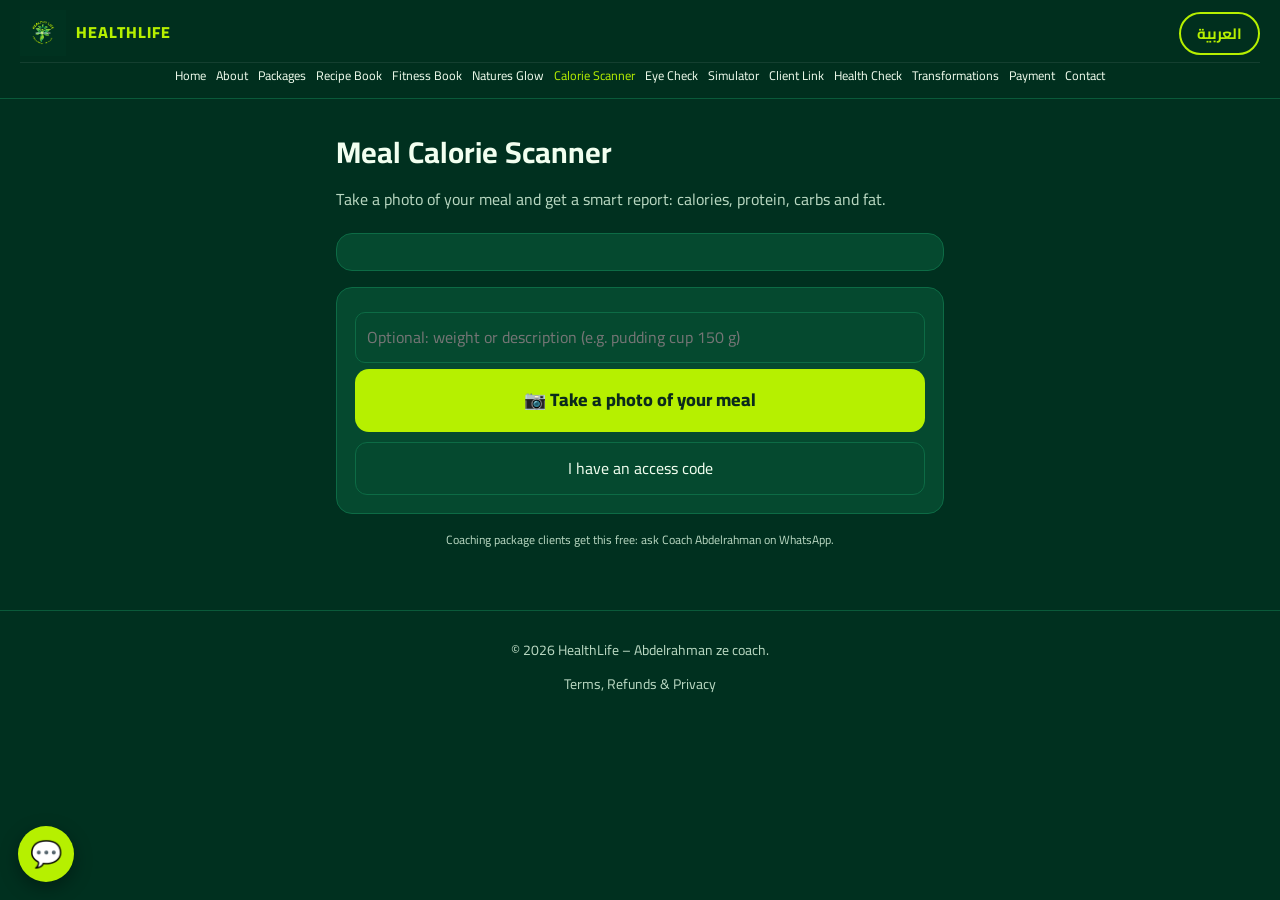
<file: calories.html>
<!DOCTYPE html>
<html lang="en" dir="ltr">
<head>
<meta charset="utf-8">
<meta name="viewport" content="width=device-width, initial-scale=1">
<title>Meal Calorie Scanner | HealthLife</title>
<meta name="description" content="Take a photo of your meal and get an estimated calorie and macro report.">
<link rel="icon" href="logo.png">
<link rel="preconnect" href="https://fonts.googleapis.com">
<link href="https://fonts.googleapis.com/css2?family=Cairo:wght@400;600;700;800&display=swap" rel="stylesheet">
<link rel="stylesheet" href="style.css?v=3">
<style id="pm-inline">
/* payment methods */
.pm{max-width:760px;margin:0 auto}
.pm-group{margin-bottom:26px}
.pm-label{display:flex;align-items:center;gap:10px;font-weight:700;margin-bottom:12px}
.pm-label .dot{width:10px;height:10px;border-radius:50%;background:var(--green);flex:none}
.pm-label.soon .dot{background:#f5c542}
.pm-row{display:flex;flex-wrap:wrap;gap:10px}
.pm-pill{padding:10px 18px;border-radius:12px;border:1px solid var(--line);background:var(--card);font-weight:600}
.pm-pill.on{border-color:var(--lime);color:var(--lime)}
.pm-pill.off{opacity:.75;border-style:dashed;color:var(--muted)}
.pm-note{color:var(--muted);font-size:14px;margin-top:10px}

.pm-logos{display:grid;grid-template-columns:repeat(auto-fill,minmax(130px,1fr));gap:16px}
.pm-item{margin:0;text-align:center}
.pm-logo{display:flex;align-items:center;justify-content:center;height:84px;border-radius:14px;padding:12px 16px;border:1px solid rgba(255,255,255,.18);box-shadow:0 4px 14px rgba(0,0,0,.25)}
.pm-logo img{max-width:100%;max-height:100%;width:auto;height:auto;object-fit:contain}
.pm-item figcaption{margin-top:8px;font-size:13px;color:var(--muted)}
.bk{display:grid;grid-template-columns:260px 1fr;gap:34px;align-items:start}
.bk img.cover{width:100%;height:auto;border-radius:12px;box-shadow:0 10px 30px rgba(0,0,0,.4)}
.bk .price{font-size:40px;font-weight:800;color:var(--lime);margin:6px 0 14px}
@media(max-width:700px){.bk{grid-template-columns:1fr}.bk img.cover{max-width:240px;margin:0 auto;display:block}}
</style>
<style>[hidden]{display:none!important}</style>
</head>
<body data-page="calories">

<header>
  <nav>
    <a class="brand" href="index.html"><img src="logo.png" alt="HealthLife logo" onerror="this.style.display='none'">HEALTHLIFE</a>
    <ul>
      <li><a href="index.html" data-i18n="nav_home">Home</a></li>
      <li><a href="index.html#about" data-i18n="nav_about">About</a></li>
      <li><a href="index.html#packages" data-i18n="nav_packages">Packages</a></li>
      <li><a href="book.html" data-i18n="nav_book">Recipe Book</a></li>
      <li><a href="fitness.html" data-i18n="nav_fitness">Fitness Book</a></li>
      <li><a href="glow.html" data-i18n="nav_glow">Natures Glow</a></li>
      <li><a href="calories.html" class="active" data-en="Calorie Scanner" data-ar="ماسح السعرات">Calorie Scanner</a></li>
      <li><a href="simulator.html" data-i18n="nav_sim">Simulator</a></li>
      <li><a href="simlink.html" data-i18n="nav_coach">Client Link</a></li>
      <li><a href="assessment.html" data-i18n="nav_assess">Health Check</a></li>
      <li><a href="transformations.html" data-i18n="nav_results">Transformations</a></li>
      <li><a href="payment.html" data-i18n="nav_pay">Payment</a></li>
      <li><a href="index.html#contact" data-i18n="nav_contact">Contact</a></li>
    </ul>
    <button class="lang" id="langBtn" type="button" aria-label="Change language">العربية</button>
  </nav>
</header>

<style>
.cs{max-width:640px;margin:0 auto;padding:28px 16px 60px}
.cs h1{font-size:30px;margin:0 0 8px}
.cs .lead{color:var(--muted);margin:0 0 20px}
.cs .box{background:var(--card);border:1px solid var(--line);border-radius:16px;padding:18px;margin-bottom:16px}
.cs .big{display:block;width:100%;padding:16px;border-radius:14px;border:0;background:var(--lime);color:#0b2a1c;font:inherit;font-weight:800;font-size:18px;cursor:pointer;text-align:center}
.cs .big[disabled]{opacity:.5;cursor:default}
.cs .ghost{display:block;width:100%;margin-top:10px;padding:12px;border-radius:12px;border:1px solid var(--line);background:transparent;color:inherit;font:inherit;cursor:pointer}
.cs input[type=text],.cs input[type=tel]{width:100%;padding:11px;border-radius:10px;border:1px solid var(--line);background:transparent;color:inherit;font:inherit;margin:6px 0}
.cs .st{color:var(--muted);font-size:14px;margin:10px 0 0;text-align:center}
.cs img.pv{width:100%;max-height:320px;object-fit:cover;border-radius:12px;margin-bottom:12px}
.cs table{width:100%;border-collapse:collapse;font-size:14px}
.cs td,.cs th{padding:7px 4px;border-bottom:1px solid var(--line);text-align:start}
.cs .tot{font-size:34px;font-weight:800;color:var(--lime);margin:4px 0}
.cs .mac{display:flex;gap:8px;margin:10px 0}
.cs .mac div{flex:1;text-align:center;background:rgba(255,255,255,.06);border-radius:10px;padding:8px 4px;font-size:13px}
.cs .mac b{display:block;font-size:18px}
.cs .fine{font-size:12px;color:var(--muted);margin-top:10px}
.cs .err{color:#ffb4a8}
.cs[hidden],.cs [hidden]{display:none!important}
</style>

<main class="cs">
  <h1 data-en="Meal Calorie Scanner" data-ar="ماسح سعرات الوجبة">Meal Calorie Scanner</h1>
  <p class="lead" data-en="Take a photo of your meal and get a smart report: calories, protein, carbs and fat." data-ar="صوّر وجبتك واحصل على تقرير ذكي: السعرات والبروتين والكارب والدهون.">Take a photo of your meal and get a smart report: calories, protein, carbs and fat.</p>

  <div class="box" id="stBox"><div id="stTxt"></div></div>

  <div class="box" id="scan">
    <input type="file" id="file" accept="image/*" capture="environment" hidden>
    <input type="text" id="hint" maxlength="100" data-en-ph="Optional: weight or description (e.g. pudding cup 150 g)" data-ar-ph="اختياري: الوزن أو وصف (مثلاً: علبة بودينج 150 جرام)">
    <button class="big" id="pick" type="button" data-en="📷 Take a photo of your meal" data-ar="📷 صوّر وجبتك">📷 Take a photo of your meal</button>
    <p class="st" id="msg"></p>
    <button class="ghost" id="codeBtn2" type="button" data-en="I have an access code" data-ar="معايا كود تفعيل">I have an access code</button>
    <div id="codeBox2" hidden><input type="text" id="code2" placeholder="HL-calpass-..." dir="ltr"><button class="big" id="codeGo2" type="button" data-en="Activate" data-ar="فعّل">Activate</button></div>
  </div>

  <div class="box" id="res" hidden>
    <img class="pv" id="pv" alt="">
    <div id="resBody"></div>
    <p class="fine" data-en="AI estimate from your photo. Enter the real weight for a more precise result. Not medical advice." data-ar="تقدير بالذكاء الاصطناعي من صورتك. اكتب الوزن الحقيقي لنتيجة أدق. مش نصيحة طبية.">AI estimate from your photo. Enter the real weight for a more precise result. Not medical advice.</p>
  </div>

  <div class="box" id="pay" hidden>
    <h2 style="margin-top:0" data-en="Your free tries are finished" data-ar="التجارب المجانية خلصت">Your free tries are finished</h2>
    <p data-en="Unlock the scanner for 30 days for $3. Renew any time, new days are added on top." data-ar="افتح الماسح لمدة 30 يوم بـ 3$. تقدر تجدد في أي وقت والأيام الجديدة بتتضاف فوق المتبقي.">Unlock the scanner for 30 days for $3.</p>
    <p class="fine" id="calTerms" data-en="This is a digital 30-day pass. Once activated it is non-refundable. Calorie numbers are AI estimates. See the full terms in the footer." data-ar="ده اشتراك رقمي لمدة 30 يوماً. بعد التفعيل لا يمكن استرداده. أرقام السعرات تقديرات بالذكاء الاصطناعي. الشروط كاملة في أسفل الصفحة.">This is a digital 30-day pass. Once activated it is non-refundable. Calorie numbers are AI estimates. See the full terms in the footer.</p>
    <input type="text" id="pn" autocomplete="name" data-en-ph="Your name" data-ar-ph="اسمك">
    <input type="tel" id="pp" autocomplete="tel" data-en-ph="WhatsApp number" data-ar-ph="رقم الواتساب">
    <button class="big" id="payBtn" type="button" data-en="Pay $3 and unlock 30 days" data-ar="ادفع 3$ وافتح 30 يوم">Pay $3 and unlock 30 days</button>
    <p class="st" id="payMsg"></p>
    <button class="ghost" id="codeBtn" type="button" data-en="I have an access code" data-ar="معايا كود تفعيل">I have an access code</button>
    <div id="codeBox" hidden><input type="text" id="code" placeholder="HL-calpass-..." dir="ltr"><button class="big" id="codeGo" type="button" data-en="Activate" data-ar="فعّل">Activate</button></div>
  </div>

  <p class="fine" style="text-align:center" data-en="Coaching package clients get this free: ask Coach Abdelrahman on WhatsApp." data-ar="عملاء باقات المتابعة بياخدوها مجاناً: اسأل الكابتن عبد الرحمن على واتساب.">Coaching package clients get this free: ask Coach Abdelrahman on WhatsApp.</p>
</main>

<footer>© <span id="yr"></span> HealthLife – Abdelrahman ze coach.</footer>

<script src="site.js?v=13"></script>
<script>
(function () {
  var API = "https://healthlife-pay.abdelrahmansarya90.workers.dev";
  var $ = function (i) { return document.getElementById(i); };
  var M = {
    en: { free: function (n) { return "Free tries left: " + n; }, pass: function (d) { return "Pass active: " + d + " days left"; }, none: "No free tries left", wait: "Analysing your meal… this takes a few seconds", bad: "Could not read that photo, try another one.", nofood: "I could not see food in this photo. Try again with the meal in the frame.", busy: "The scanner is very busy right now. Please try again later today or tomorrow.", day: "You reached today's limit. Try again tomorrow.", fail: "Something went wrong. Please try again.", net: "No connection. Please try again.", item: "Item", g: "g", kcal: "kcal", total: "Total calories", p: "Protein", c: "Carbs", f: "Fat", again: "Scan another meal", needd: "Please enter your name and WhatsApp number.", paying: "Opening the secure payment page…", pe: "Could not start the payment. Please try again.", act: "Activated! Your pass is active.", codebad: "This code is not valid or was already used on another device.", unpaid: "Payment not confirmed yet. If you paid, wait a minute and refresh." },
    ar: { free: function (n) { return "التجارب المجانية المتبقية: " + n; }, pass: function (d) { return "الاشتراك شغال: فاضل " + d + " يوم"; }, none: "التجارب المجانية خلصت", wait: "بحلل وجبتك… ثواني", bad: "معرفتش أقرا الصورة دي، جرب صورة تانية.", nofood: "مش شايف أكل في الصورة دي. جرب تاني والوجبة ظاهرة في الصورة.", busy: "الماسح عليه ضغط كبير دلوقتي. جرب تاني آخر اليوم أو بكرة.", day: "وصلت للحد اليومي. جرب بكرة.", fail: "حصلت مشكلة. جرب تاني.", net: "مفيش اتصال. جرب تاني.", item: "الصنف", g: "جم", kcal: "سعر", total: "إجمالي السعرات", p: "بروتين", c: "كارب", f: "دهون", again: "صوّر وجبة تانية", needd: "اكتب اسمك ورقم الواتساب.", paying: "بفتحلك صفحة الدفع الآمنة…", pe: "معرفتش أبدأ الدفع. جرب تاني.", act: "تم التفعيل! اشتراكك شغال.", codebad: "الكود غير صحيح أو اتستخدم على جهاز تاني.", unpaid: "الدفع لسه ما اتأكدش. لو دفعت استنى دقيقة وحدّث الصفحة." }
  };
  var L = function () { return document.documentElement.lang === "ar" ? "ar" : "en"; };
  var T = function () { return M[L()]; };
  var dev; try { dev = localStorage.getItem("hl_cal_dev"); } catch (e) {}
  if (!dev) { dev = ""; var a = "abcdefghijklmnopqrstuvwxyz0123456789"; for (var i = 0; i < 24; i++) dev += a[Math.floor(Math.random() * 36)]; try { localStorage.setItem("hl_cal_dev", dev); } catch (e) {} }
  var S = null;
  function post(p, b) { b.dev = dev; return fetch(API + p, { method: "POST", headers: { "Content-Type": "application/json" }, body: JSON.stringify(b) }).then(function (r) { return r.json().then(function (j) { j._s = r.status; return j; }); }); }
  function txt() {
    var l = L(); document.querySelectorAll("[data-en]").forEach(function (e) { var v = e.getAttribute("data-" + l); if (v) e.textContent = v; });
    document.querySelectorAll("[data-en-ph]").forEach(function (e) { e.placeholder = e.getAttribute("data-" + l + "-ph"); });
    document.querySelector("main").dir = l === "ar" ? "rtl" : "ltr";
    draw();
  }
  function draw() {
    if (!S) return; var t = T();
    if (S.pass_until) { var d = Math.max(1, Math.ceil((S.pass_until - Date.now()) / 86400000)); $("stTxt").textContent = S.owner ? "✓" : t.pass(d); }
    else $("stTxt").textContent = S.free_left > 0 ? t.free(S.free_left) : t.none;
    var locked = !S.pass_until && S.free_left <= 0;
    $("pay").hidden = !locked; $("scan").hidden = locked && $("res").hidden === false ? false : locked;
  }
  function load() { post("/cal/status", {}).then(function (j) { if (!j.error) { S = j; draw(); } }).catch(function () {}); }
  function shrink(f, cb) {
    var r = new FileReader(); r.onload = function () { var im = new Image(); im.onload = function () {
      var m = 1024, w = im.width, h = im.height, k = Math.min(1, m / Math.max(w, h)); w = Math.round(w * k); h = Math.round(h * k);
      var c = document.createElement("canvas"); c.width = w; c.height = h; c.getContext("2d").drawImage(im, 0, 0, w, h); cb(c.toDataURL("image/jpeg", 0.8)); };
      im.onerror = function () { cb(null); }; im.src = r.result; }; r.onerror = function () { cb(null); }; r.readAsDataURL(f);
  }
  function esc(s) { var d = document.createElement("div"); d.textContent = s; return d.innerHTML; }
  function show(j, url) {
    var t = T(), items = j.items.map(function (i) { return { name: i.name, g0: i.grams || 1, g: i.grams, k0: i.kcal, p0: i.protein, c0: i.carbs, f0: i.fat }; });
    var h = '<div class="tot" id="tK"></div><div class="mac"><div><b id="tP"></b>' + t.p + '</div><div><b id="tC"></b>' + t.c + '</div><div><b id="tF"></b>' + t.f + "</div></div>";
    h += "<table><tr><th>" + t.item + "</th><th>" + t.g + "</th><th>" + t.kcal + "</th></tr>";
    items.forEach(function (i, n) { h += "<tr><td>" + esc(i.name) + '</td><td><input type="number" min="1" max="3000" value="' + i.g + '" data-n="' + n + '" style="width:70px;padding:4px;border-radius:8px;border:1px solid var(--line);background:transparent;color:inherit;font:inherit"></td><td id="k' + n + '"></td></tr>'; });
    h += '</table><p class="fine">' + (L() === "ar" ? "تقدر تعدّل الجرامات لو عارف الوزن الحقيقي، والحساب بيتغير." : "You can edit the grams if you know the real weight; totals update.") + '</p><button class="ghost" id="again" type="button">' + t.again + "</button>";
    $("resBody").innerHTML = h; $("pv").src = url; $("res").hidden = false;
    function calc() {
      var K = 0, P = 0, C = 0, F = 0;
      items.forEach(function (i, n) { var r = i.g / i.g0, k = Math.round(i.k0 * r); K += k; P += i.p0 * r; C += i.c0 * r; F += i.f0 * r; $("k" + n).textContent = k; });
      $("tK").textContent = K + " " + t.kcal; $("tP").textContent = Math.round(P) + " " + t.g; $("tC").textContent = Math.round(C) + " " + t.g; $("tF").textContent = Math.round(F) + " " + t.g;
    }
    $("resBody").querySelectorAll("input[data-n]").forEach(function (e) { e.oninput = function () { var v = Number(e.value); if (v > 0 && v <= 3000) { items[Number(e.dataset.n)].g = v; calc(); } }; });
    calc();
    $("again").onclick = function () { $("res").hidden = true; $("msg").textContent = ""; $("scan").hidden = false; draw(); };
  }
  $("pick").onclick = function () { $("file").click(); };
  $("file").onchange = function () {
    var f = this.files && this.files[0]; this.value = ""; if (!f) return; var t = T();
    $("pick").disabled = true; $("res").hidden = true; $("msg").textContent = t.wait;
    shrink(f, function (url) {
      if (!url) { $("pick").disabled = false; $("msg").textContent = t.bad; return; }
      post("/cal/analyze", { image: url, lang: L(), hint: $("hint").value }).then(function (j) {
        $("pick").disabled = false; $("msg").textContent = "";
        if (j.free_left !== undefined) { S = { free_left: j.free_left, pass_until: j.pass_until, owner: j.owner }; }
        if (j.ok && j.food) { show(j, url); draw(); $("scan").hidden = false; }
        else if (j.ok) { $("msg").textContent = t.nofood; }
        else if (j.error === "need_pass") { S = { free_left: 0, pass_until: 0 }; draw(); }
        else if (j.error === "busy") $("msg").textContent = t.busy;
        else if (j.error === "day_limit") $("msg").textContent = t.day;
        else if (j.error === "bad_image") $("msg").textContent = t.bad;
        else $("msg").textContent = t.fail;
      }).catch(function () { $("pick").disabled = false; $("msg").textContent = t.net; });
    });
  };
  $("payBtn").onclick = function () {
    var t = T(), n = $("pn").value.trim(), p = $("pp").value.trim();
    if (n.length < 2 || p.replace(/\D/g, "").length < 7) { $("payMsg").textContent = t.needd; return; }
    $("payBtn").disabled = true; $("payMsg").textContent = t.paying;
    fetch(API, { method: "POST", headers: { "Content-Type": "application/json" }, body: JSON.stringify({ plan: "calpass", name: n, phone: p, lang: L() }) })
      .then(function (r) { return r.json(); }).then(function (d) { if (d && d.url) location.href = d.url; else throw 0; })
      .catch(function () { $("payBtn").disabled = false; $("payMsg").textContent = t.pe; });
  };
  $("codeBtn").onclick = function () { $("codeBox").hidden = !$("codeBox").hidden; };
  function redeem(order) {
    var t = T(); return post("/cal/redeem", { order: order }).then(function (j) {
      if (j.pass_until) { S = j; $("pay").hidden = true; $("scan").hidden = false; $("msg").textContent = t.act; draw(); return true; }
      $("payMsg").textContent = j.error === "not_paid" ? t.unpaid : t.codebad; return false; });
  }
  $("codeBtn2").onclick = function () { $("codeBox2").hidden = !$("codeBox2").hidden; };
  $("codeGo2").onclick = function () { var c = $("code2").value.trim(); if (c) redeem(c).then(function (ok) { if (!ok) $("msg").textContent = T().codebad; else $("codeBox2").hidden = true; }); };
  $("codeGo").onclick = function () { var c = $("code").value.trim(); if (c) redeem(c); };
  var q = new URLSearchParams(location.search);
  if (q.get("status") === "done" && q.get("order")) { $("pay").hidden = false; var tries = 0; (function go() { redeem(q.get("order")).then(function (ok) { if (!ok && tries++ < 8) setTimeout(go, 4000); }); })(); }
  var lb = document.getElementById("langBtn"); if (lb) lb.addEventListener("click", function () { setTimeout(txt, 50); });
  txt(); load();
})();
</script>
</body>
</html>
</file>
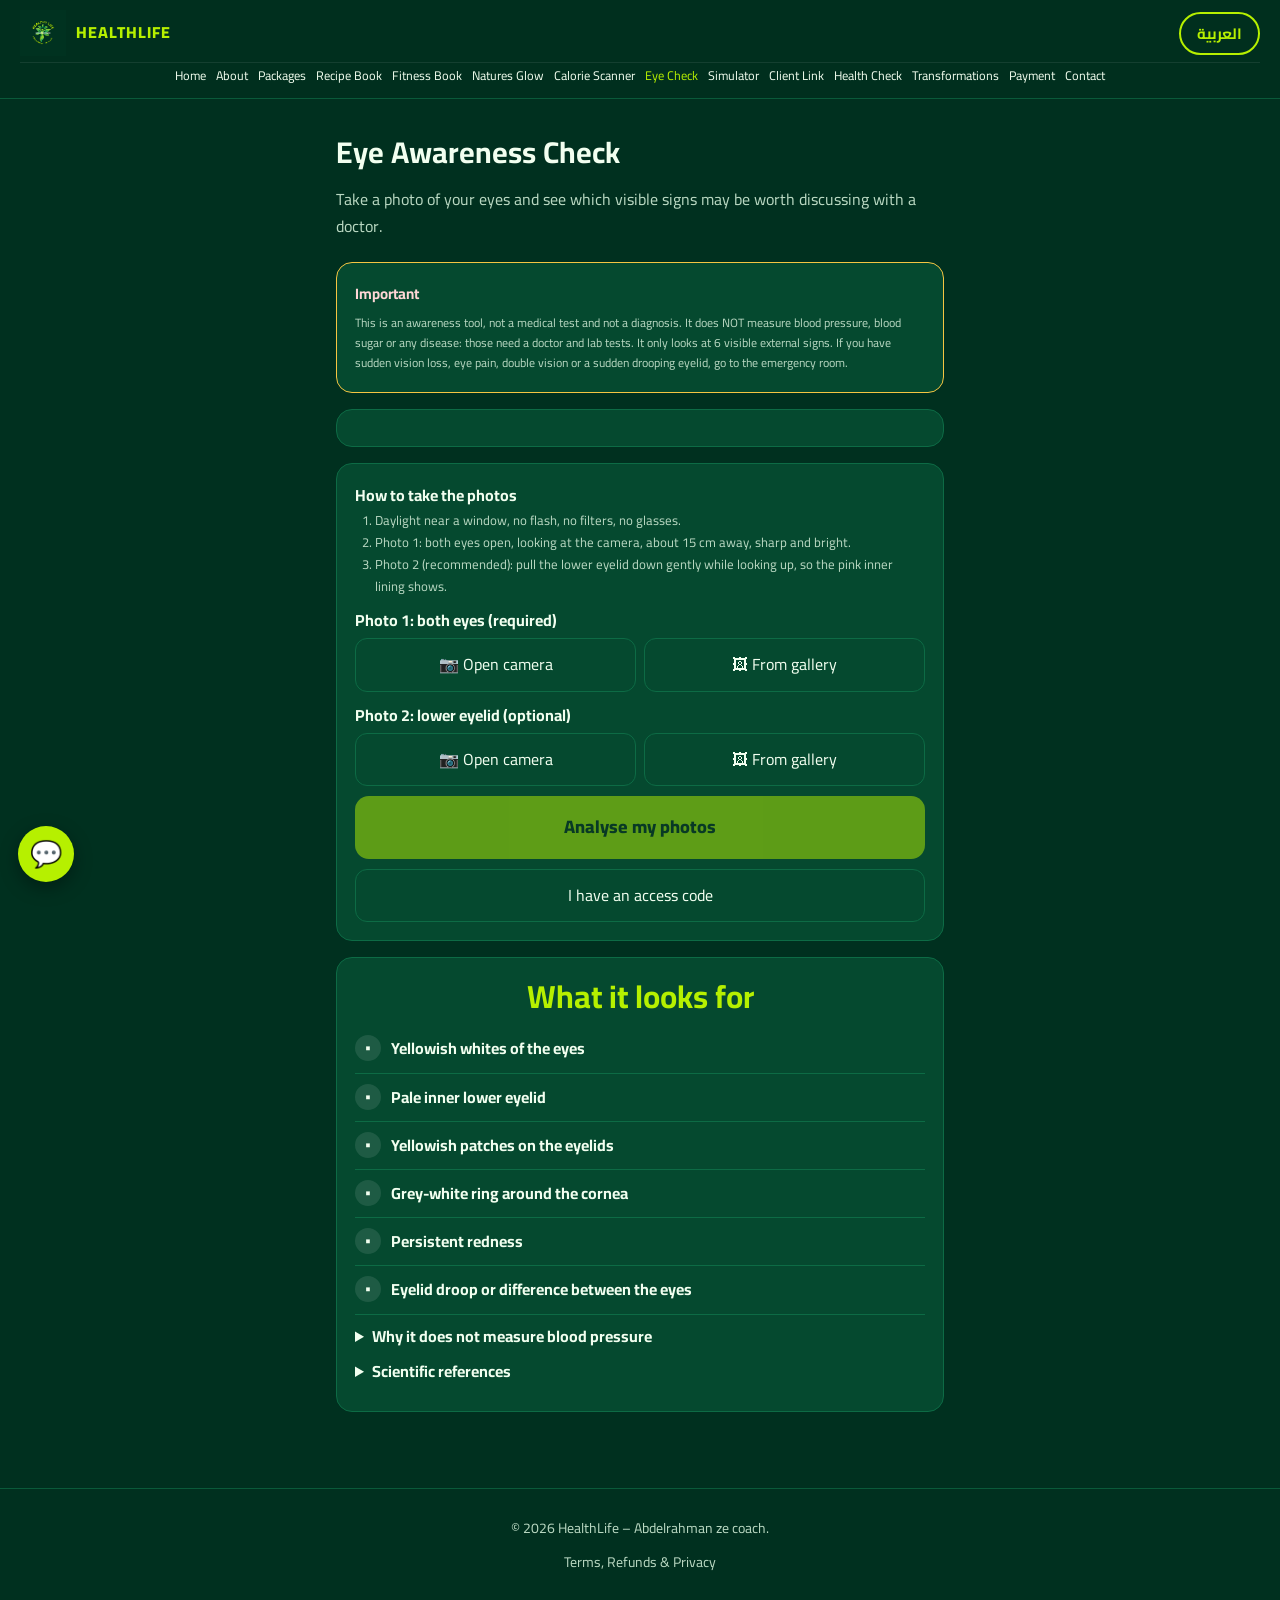
<file: eye.html>
<!DOCTYPE html>
<html lang="en" dir="ltr">
<head>
<meta charset="utf-8">
<meta name="viewport" content="width=device-width, initial-scale=1">
<title>Eye Awareness Check | HealthLife</title>
<meta name="description" content="Eye awareness check: take a photo of your eyes and see visible signs worth discussing with a doctor.">
<link rel="icon" href="logo.png">
<link rel="preconnect" href="https://fonts.googleapis.com">
<link href="https://fonts.googleapis.com/css2?family=Cairo:wght@400;600;700;800&display=swap" rel="stylesheet">
<link rel="stylesheet" href="style.css?v=3">
<style id="pm-inline">
/* payment methods */
.pm{max-width:760px;margin:0 auto}
.pm-group{margin-bottom:26px}
.pm-label{display:flex;align-items:center;gap:10px;font-weight:700;margin-bottom:12px}
.pm-label .dot{width:10px;height:10px;border-radius:50%;background:var(--green);flex:none}
.pm-label.soon .dot{background:#f5c542}
.pm-row{display:flex;flex-wrap:wrap;gap:10px}
.pm-pill{padding:10px 18px;border-radius:12px;border:1px solid var(--line);background:var(--card);font-weight:600}
.pm-pill.on{border-color:var(--lime);color:var(--lime)}
.pm-pill.off{opacity:.75;border-style:dashed;color:var(--muted)}
.pm-note{color:var(--muted);font-size:14px;margin-top:10px}

.pm-logos{display:grid;grid-template-columns:repeat(auto-fill,minmax(130px,1fr));gap:16px}
.pm-item{margin:0;text-align:center}
.pm-logo{display:flex;align-items:center;justify-content:center;height:84px;border-radius:14px;padding:12px 16px;border:1px solid rgba(255,255,255,.18);box-shadow:0 4px 14px rgba(0,0,0,.25)}
.pm-logo img{max-width:100%;max-height:100%;width:auto;height:auto;object-fit:contain}
.pm-item figcaption{margin-top:8px;font-size:13px;color:var(--muted)}
.bk{display:grid;grid-template-columns:260px 1fr;gap:34px;align-items:start}
.bk img.cover{width:100%;height:auto;border-radius:12px;box-shadow:0 10px 30px rgba(0,0,0,.4)}
.bk .price{font-size:40px;font-weight:800;color:var(--lime);margin:6px 0 14px}
@media(max-width:700px){.bk{grid-template-columns:1fr}.bk img.cover{max-width:240px;margin:0 auto;display:block}}
</style>
<style>[hidden]{display:none!important}</style>
</head>
<body data-page="eye">

<header>
  <nav>
    <a class="brand" href="index.html"><img src="logo.png" alt="HealthLife logo" onerror="this.style.display='none'">HEALTHLIFE</a>
    <ul>
      <li><a href="index.html" data-i18n="nav_home">Home</a></li>
      <li><a href="index.html#about" data-i18n="nav_about">About</a></li>
      <li><a href="index.html#packages" data-i18n="nav_packages">Packages</a></li>
      <li><a href="book.html" data-i18n="nav_book">Recipe Book</a></li>
      <li><a href="fitness.html" data-i18n="nav_fitness">Fitness Book</a></li>
      <li><a href="glow.html" data-i18n="nav_glow">Natures Glow</a></li>
      <li><a href="calories.html" data-en="Calorie Scanner" data-ar="ماسح السعرات">Calorie Scanner</a></li>
      <li><a href="eye.html" class="active" data-en="Eye Check" data-ar="فحص العين">Eye Check</a></li>
      <li><a href="simulator.html" data-i18n="nav_sim">Simulator</a></li>
      <li><a href="simlink.html" data-i18n="nav_coach">Client Link</a></li>
      <li><a href="assessment.html" data-i18n="nav_assess">Health Check</a></li>
      <li><a href="transformations.html" data-i18n="nav_results">Transformations</a></li>
      <li><a href="payment.html" data-i18n="nav_pay">Payment</a></li>
      <li><a href="index.html#contact" data-i18n="nav_contact">Contact</a></li>
    </ul>
    <button class="lang" id="langBtn" type="button" aria-label="Change language">العربية</button>
  </nav>
</header>

<style>
.cs{max-width:640px;margin:0 auto;padding:28px 16px 60px}
.cs h1{font-size:30px;margin:0 0 8px}
.cs .lead{color:var(--muted);margin:0 0 20px}
.cs .box{background:var(--card);border:1px solid var(--line);border-radius:16px;padding:18px;margin-bottom:16px}
.cs .big{display:block;width:100%;padding:16px;border-radius:14px;border:0;background:var(--lime);color:#0b2a1c;font:inherit;font-weight:800;font-size:18px;cursor:pointer;text-align:center}
.cs .big[disabled]{opacity:.5;cursor:default}
.cs .ghost{display:block;width:100%;margin-top:10px;padding:12px;border-radius:12px;border:1px solid var(--line);background:transparent;color:inherit;font:inherit;cursor:pointer}
.cs input[type=text],.cs input[type=tel]{width:100%;padding:11px;border-radius:10px;border:1px solid var(--line);background:transparent;color:inherit;font:inherit;margin:6px 0}
.cs .st{color:var(--muted);font-size:14px;margin:10px 0 0;text-align:center}
.cs img.pv{width:100%;max-height:320px;object-fit:cover;border-radius:12px;margin-bottom:12px}
.cs table{width:100%;border-collapse:collapse;font-size:14px}
.cs td,.cs th{padding:7px 4px;border-bottom:1px solid var(--line);text-align:start}
.cs .tot{font-size:34px;font-weight:800;color:var(--lime);margin:4px 0}
.cs .mac{display:flex;gap:8px;margin:10px 0}
.cs .mac div{flex:1;text-align:center;background:rgba(255,255,255,.06);border-radius:10px;padding:8px 4px;font-size:13px}
.cs .mac b{display:block;font-size:18px}
.cs .fine{font-size:12px;color:var(--muted);margin-top:10px}
.cs .err{color:#ffb4a8}
.cs .sg{display:flex;gap:10px;align-items:flex-start;padding:10px 0;border-bottom:1px solid var(--line)}.cs .sg .ic{flex:none;width:26px;height:26px;border-radius:50%;display:flex;align-items:center;justify-content:center;font-weight:800;font-size:14px;background:rgba(255,255,255,.1)}.cs .sg.none .ic{background:#1f7a4d;color:#fff}.cs .sg.possible .ic{background:#f5c542;color:#222}.cs .sg b{display:block}.cs .sg span{font-size:14px;color:var(--muted)}.cs .warn{border-color:#f5c542}.cs details{margin:8px 0}.cs summary{cursor:pointer;font-weight:700}.cs ol{padding-inline-start:20px;font-size:13px;color:var(--muted)}.cs .pv2{display:flex;gap:8px}.cs .pv2 img{width:50%;height:140px;object-fit:cover;border-radius:10px}.cs .slot{margin:10px 0}.cs .slot .ghost{margin-top:4px}
.cs[hidden],.cs [hidden]{display:none!important}
#cam[hidden]{display:none!important}
</style>

<main class="cs">
  <h1 data-en="Eye Awareness Check" data-ar="فحص العين التوعوي">Eye Awareness Check</h1>
  <p class="lead" data-en="Take a photo of your eyes and see which visible signs may be worth discussing with a doctor." data-ar="صوّر عينيك وشوف إيه العلامات الظاهرة اللي ممكن تستحق إنك تعرضها على دكتور.">Take a photo of your eyes and see which visible signs may be worth discussing with a doctor.</p>

  <div class="box warn"><b data-en="Important" data-ar="مهم">Important</b>
    <p class="fine" style="margin:6px 0 0" data-en="This is an awareness tool, not a medical test and not a diagnosis. It does NOT measure blood pressure, blood sugar or any disease: those need a doctor and lab tests. It only looks at 6 visible external signs. If you have sudden vision loss, eye pain, double vision or a sudden drooping eyelid, go to the emergency room." data-ar="دي أداة توعية مش فحص طبي ومش تشخيص. وهي لا تقيس الضغط ولا السكر ولا أي مرض: دي محتاجة دكتور وتحاليل. هي بس بتبص على 6 علامات ظاهرة من برّه. لو عندك فقدان مفاجئ في النظر أو ألم في العين أو ازدواج رؤية أو تدلّي مفاجئ في الجفن، اروح الطوارئ فوراً.">This is an awareness tool.</p></div>

  <div class="box" id="stBox"><div id="stTxt"></div></div>

  <div class="box" id="scan">
    <b data-en="How to take the photos" data-ar="إزاي تصوّر">How to take the photos</b>
    <ol>
      <li data-en="Daylight near a window, no flash, no filters, no glasses." data-ar="ضوء النهار جنب شباك، من غير فلاش ولا فلاتر ولا نضارة.">Daylight near a window.</li>
      <li data-en="Photo 1: both eyes open, looking at the camera, about 15 cm away, sharp and bright." data-ar="صورة 1: العينين مفتوحتين وبتبص للكاميرا، على بعد حوالي 15 سم، واضحة ومنوّرة.">Photo 1</li>
      <li data-en="Photo 2 (recommended): pull the lower eyelid down gently while looking up, so the pink inner lining shows." data-ar="صورة 2 (مفضّلة): شد الجفن السفلي لتحت بلطف وانت بتبص لفوق، عشان الجزء الوردي الداخلي يبان.">Photo 2</li>
    </ol>
    <input type="file" id="f1" accept="image/*" hidden><input type="file" id="f2" accept="image/*" hidden>
    <div class="slot"><b data-en="Photo 1: both eyes (required)" data-ar="صورة 1: العينين (مطلوبة)">Photo 1</b>
      <div class="pv2"><button class="ghost" id="p1" type="button" data-en="📷 Open camera" data-ar="📷 افتح الكاميرا">📷 Open camera</button><button class="ghost" id="g1" type="button" data-en="🖼 From gallery" data-ar="🖼 من المعرض">🖼 From gallery</button></div></div>
    <div class="slot"><b data-en="Photo 2: lower eyelid (optional)" data-ar="صورة 2: الجفن السفلي (اختيارية)">Photo 2</b>
      <div class="pv2"><button class="ghost" id="p2" type="button" data-en="📷 Open camera" data-ar="📷 افتح الكاميرا">📷 Open camera</button><button class="ghost" id="g2" type="button" data-en="🖼 From gallery" data-ar="🖼 من المعرض">🖼 From gallery</button></div></div>
    <div class="pv2" id="pvs" hidden><img id="pv1" alt=""><img id="pv2" alt="" hidden></div>
    <button class="big" id="go" type="button" disabled data-en="Analyse my photos" data-ar="حلّل صوري">Analyse my photos</button>
    <p class="st" id="msg"></p>
    <button class="ghost" id="codeBtn2" type="button" data-en="I have an access code" data-ar="معايا كود تفعيل">I have an access code</button>
    <div id="codeBox2" hidden><input type="text" id="code2" placeholder="HL-calpass-..." dir="ltr"><button class="big" id="codeGo2" type="button" data-en="Activate" data-ar="فعّل">Activate</button></div>
  </div>

  <div class="box" id="res" hidden>
    <div id="resBody"></div>
    <button class="ghost" id="again" type="button" data-en="New check" data-ar="فحص جديد">New check</button>
  </div>

  <div class="box" id="pay" hidden>
    <h2 style="margin-top:0" data-en="Unlock the Eye Check" data-ar="افتح فحص العين">Unlock the Eye Check</h2>
    <p data-en="One pass for $3 gives you 30 days of the Eye Check and the Meal Calorie Scanner. Renew any time, new days are added on top." data-ar="اشتراك واحد بـ 3$ بيفتحلك فحص العين وماسح السعرات لمدة 30 يوم. تقدر تجدد في أي وقت والأيام بتتضاف فوق المتبقي.">One pass for $3.</p>
    <p class="fine" id="calTerms" data-en="This is a digital 30-day pass. Once activated it is non-refundable. This is an awareness tool, not a medical diagnosis. Photos are not saved. See the full terms in the footer." data-ar="ده اشتراك رقمي لمدة 30 يوماً. بعد التفعيل لا يمكن استرداده. دي أداة توعية مش تشخيص طبي. الصور لا تُحفظ. الشروط كاملة في أسفل الصفحة.">Digital pass, non-refundable.</p>
    <input type="text" id="pn" autocomplete="name" data-en-ph="Your name" data-ar-ph="اسمك">
    <input type="tel" id="pp" autocomplete="tel" data-en-ph="WhatsApp number" data-ar-ph="رقم الواتساب">
    <button class="big" id="payBtn" type="button" data-en="Pay $3 and unlock 30 days" data-ar="ادفع 3$ وافتح 30 يوم">Pay $3 and unlock 30 days</button>
    <p class="st" id="payMsg"></p>
    <button class="ghost" id="codeBtn" type="button" data-en="I have an access code" data-ar="معايا كود تفعيل">I have an access code</button>
    <div id="codeBox" hidden><input type="text" id="code" placeholder="HL-calpass-..." dir="ltr"><button class="big" id="codeGo" type="button" data-en="Activate" data-ar="فعّل">Activate</button></div>
  </div>

  <div class="box">
    <h2 style="margin-top:0" data-en="What it looks for" data-ar="بتبص على إيه">What it looks for</h2>
    <div id="signList"></div>
    <details><summary data-en="Why it does not measure blood pressure" data-ar="ليه مبتقيسش الضغط">Why it does not measure blood pressure</summary>
      <p class="fine" data-en="Blood pressure can affect the tiny blood vessels at the back of the eye (the retina), but seeing them needs a special medical camera or ophthalmoscope and a doctor to read it. A normal phone photo of the outside of the eye cannot show them, so no honest app can read your blood pressure from a selfie. Use a validated cuff and see your doctor." data-ar="الضغط ممكن يأثر على الأوعية الدقيقة في قاع العين (الشبكية)، بس رؤيتها محتاجة كاميرا طبية خاصة أو منظار عيون ودكتور يقرأها. صورة موبايل عادية للعين من برّه مش بتوريها، فمفيش تطبيق أمين يقدر يقرأ ضغطك من سيلفي. استخدم جهاز ضغط معتمد واسأل دكتور.">Needs a special medical camera.</p></details>
    <details><summary data-en="Scientific references" data-ar="المراجع العلمية">Scientific references</summary>
      <ol dir="ltr">
        <li>Fargo MV, Grogan SP, Saguil A. Evaluation of Jaundice in Adults. Am Fam Physician. 2017;95(3):164-168.</li>
        <li>Sheth TN, Choudhry NK, Bowes M, Detsky AS. The relation of conjunctival pallor to the presence of anemia. J Gen Intern Med. 1997;12(2):102-106.</li>
        <li>Kalantri A, et al. Accuracy and reliability of pallor for detecting anaemia: a hospital-based diagnostic accuracy study. PLoS One. 2010;5(1):e8545.</li>
        <li>Christoffersen M, Frikke-Schmidt R, Schnohr P, et al. Xanthelasmata, arcus corneae, and ischaemic vascular disease and death in general population: prospective cohort study. BMJ. 2011;343:d5497.</li>
        <li>Zech LA Jr, Hoeg JM. Correlating corneal arcus with atherosclerosis in familial hypercholesterolemia. Lipids Health Dis. 2008;7:7.</li>
        <li>Leibowitz HM. The red eye. N Engl J Med. 2000;343(5):345-351.</li>
        <li>Finsterer J. Ptosis: causes, presentation, and management. Aesthetic Plast Surg. 2003;27(3):193-204.</li>
        <li>Wong TY, Mitchell P. Hypertensive retinopathy. N Engl J Med. 2004;351(22):2310-2317.</li>
      </ol></details>
  </div>
</main>


<footer>© <span id="yr"></span> HealthLife – Abdelrahman ze coach.</footer>

<div id="cam" hidden style="position:fixed;inset:0;z-index:99999;background:#000;display:flex;flex-direction:column"><video id="cv" autoplay playsinline muted style="flex:1;min-height:0;width:100%;object-fit:cover"></video><p id="ch" style="color:#fff;text-align:center;margin:6px 10px;font-size:14px"></p><div style="display:flex;gap:10px;padding:12px;background:#000"><button type="button" id="cx" style="flex:1;padding:14px;border-radius:12px;border:1px solid #fff;background:transparent;color:#fff;font:inherit">✕</button><button type="button" id="cs" style="flex:2;padding:14px;border-radius:12px;border:0;background:#b6ec00;color:#0b2a1c;font:inherit;font-weight:800"></button><button type="button" id="cf" style="flex:1;padding:14px;border-radius:12px;border:1px solid #fff;background:transparent;color:#fff;font:inherit">⟲</button></div></div>
<script src="site.js?v=13"></script>
<script>
(function () {
  var API = "https://healthlife-pay.abdelrahmansarya90.workers.dev";
  var $ = function (i) { return document.getElementById(i); };
  var SG = {
    scleral_yellow: { en: ["Yellowish whites of the eyes", "A yellow tint may be present. It can have several causes (liver, bile ducts, blood breakdown). Worth a medical check, a blood test can tell."], ar: ["اصفرار بياض العين", "ممكن يكون في لون أصفر. له أسباب كتير (كبد، قنوات مرارية، تكسير دم). يستحق كشف وتحليل دم عند دكتور."] },
    lid_pallor: { en: ["Pale inner lower eyelid", "The lining may look pale. Paleness can go with low iron or anemia; only a blood test (CBC) can tell."], ar: ["شحوب باطن الجفن السفلي", "الجزء الداخلي ممكن يكون باهت. الشحوب ممكن يكون مرتبط بنقص حديد أو أنيميا، وصحيح ده بتأكده صورة الدم (CBC) بس."] },
    xanthelasma: { en: ["Yellowish patches on the eyelids", "May be small fat deposits, sometimes linked to blood fats (cholesterol). A lipid blood test is suggested."], ar: ["بقع صفراء على الجفون", "ممكن تكون ترسبات دهنية صغيرة، وأحياناً بتكون مرتبطة بدهون الدم (الكوليسترول). يُنصح بتحليل دهون."] },
    arcus: { en: ["Grey-white ring around the cornea", "Common and often normal with age. If you are under 45, it is worth checking blood fats with a doctor."], ar: ["حلقة رمادية حول القرنية", "شائعة وغالباً طبيعية مع السن. لو عمرك أقل من 45 يستحق تشيّك دهون الدم عند دكتور."] },
    redness: { en: ["Persistent redness", "Redness has many common causes (dryness, allergy, tiredness, screens, infection). If it lasts more than a few days, hurts, or affects vision, see an eye doctor."], ar: ["احمرار العين", "الاحمرار له أسباب كتير شائعة (جفاف، حساسية، إرهاق، شاشات، التهاب). لو استمر أكتر من كام يوم أو معاه ألم أو تأثير على النظر روح لدكتور عيون."] },
    ptosis: { en: ["Eyelid droop or difference between the eyes", "One lid may sit lower than the other. Often harmless, but if it is new or sudden see a doctor."], ar: ["تدلّي الجفن أو اختلاف العينين", "جفن ممكن يكون أقل من التاني. غالباً بسيط، بس لو جديد أو مفاجئ اعرضه على دكتور."] }
  };
  var ORDER = ["scleral_yellow", "lid_pallor", "xanthelasma", "arcus", "redness", "ptosis"];
  var M = {
    en: { free: "", pass: function (d) { return "Pass active: " + d + " days left"; }, none: "Locked: activate the pass to use the Eye Check", wait: "Analysing your photos… a few seconds", bad: "Could not read the photo, try another one.", noeye: "I could not see clearly the eyes in photo 1. Retake it close, bright and sharp.", busy: "The check is very busy right now. Please try again later.", day: "You reached today's limit. Try again tomorrow.", fail: "Something went wrong. Please try again.", net: "No connection. Please try again.", needd: "Please enter your name and WhatsApp number.", paying: "Opening the secure payment page…", pe: "Could not start the payment. Please try again.", act: "Activated! Your pass is active.", codebad: "This code is not valid or was already used on another device.", unpaid: "Payment not confirmed yet. If you paid, wait a minute and refresh.", n: "Not noticed in this photo.", p: "May be present", u: "Not clear enough. Retake in daylight.", poor: "Photo quality was low, so results may be unreliable. Try daylight and a sharper photo.", s0: "No signs noticed in these photos. This does not rule anything out: routine check-ups and blood-pressure checks still matter.", s1: function (n) { return n + " sign(s) may be worth discussing with a doctor. This is not a diagnosis."; }, foot: "Awareness only, not a medical diagnosis. Photos are not saved." },
    ar: { free: "", pass: function (d) { return "الاشتراك شغال: فاضل " + d + " يوم"; }, none: "مقفول: فعّل الاشتراك عشان تستخدم فحص العين", wait: "بحلل صورك… ثواني", bad: "معرفتش أقرا الصورة، جرب تانية.", noeye: "مش شايف العينين بوضوح في الصورة 1. صوّر تاني من قريب وبإضاءة كويسة وصورة حادة.", busy: "الفحص عليه ضغط كبير دلوقتي. جرب تاني بعدين.", day: "وصلت للحد اليومي. جرب بكرة.", fail: "حصلت مشكلة. جرب تاني.", net: "مفيش اتصال. جرب تاني.", needd: "اكتب اسمك ورقم الواتساب.", paying: "بفتحلك صفحة الدفع الآمنة…", pe: "معرفتش أبدأ الدفع. جرب تاني.", act: "تم التفعيل! اشتراكك شغال.", codebad: "الكود غير صحيح أو اتستخدم على جهاز تاني.", unpaid: "الدفع لسه ما اتأكدش. لو دفعت استنى دقيقة وحدّث الصفحة.", n: "مش ملحوظة في الصورة دي.", p: "ممكن تكون موجودة", u: "مش واضحة كفاية. صوّر تاني في ضوء النهار.", poor: "جودة الصورة ضعيفة فالنتيجة ممكن تكون مش دقيقة. جرب ضوء نهار وصورة أحدّ.", s0: "مفيش علامات ملحوظة في الصور دي. ده لا ينفي أي حاجة: الفحوصات الدورية وقياس الضغط لسه مهمين.", s1: function (n) { return n + " علامة ممكن تستحق إنك تعرضها على دكتور. ده مش تشخيص."; }, foot: "للتوعية فقط، مش تشخيص طبي. الصور لا تُحفظ." }
  };
  var L = function () { return document.documentElement.lang === "ar" ? "ar" : "en"; };
  var T = function () { return M[L()]; };
  var dev; try { dev = localStorage.getItem("hl_cal_dev"); } catch (e) {}
  if (!dev) { dev = ""; var a = "abcdefghijklmnopqrstuvwxyz0123456789"; for (var i = 0; i < 24; i++) dev += a[Math.floor(Math.random() * 36)]; try { localStorage.setItem("hl_cal_dev", dev); } catch (e) {} }
  var S = null, I1 = null, I2 = null, last = null;
  function post(p, b) { b.dev = dev; return fetch(API + p, { method: "POST", headers: { "Content-Type": "application/json" }, body: JSON.stringify(b) }).then(function (r) { return r.json().then(function (j) { j._s = r.status; return j; }); }); }
  function txt() {
    var l = L(); document.querySelectorAll("[data-en]").forEach(function (e) { var v = e.getAttribute("data-" + l); if (v) e.textContent = v; });
    document.querySelectorAll("[data-en-ph]").forEach(function (e) { e.placeholder = e.getAttribute("data-" + l + "-ph"); });
    document.querySelector("main").dir = l === "ar" ? "rtl" : "ltr";
    var h = ""; ORDER.forEach(function (k) { h += '<div class="sg"><div class="ic">•</div><div><b>' + SG[k][l][0] + "</b></div></div>"; });
    $("signList").innerHTML = h; draw(); if (last) render(last);
  }
  function draw() {
    if (!S) return; var t = T(), locked = !S.pass_until;
    if (S.pass_until) { var d = Math.max(1, Math.ceil((S.pass_until - Date.now()) / 86400000)); $("stTxt").textContent = S.owner ? "✓" : t.pass(d); } else $("stTxt").textContent = t.none;
    $("pay").hidden = !locked; $("scan").hidden = locked && $("res").hidden;
    if (locked) $("scan").hidden = false;
    $("go").disabled = !I1 || locked;
  }
  function load() { post("/cal/status", {}).then(function (j) { if (!j.error) { S = j; draw(); } }).catch(function () {}); }
  function shrink(f, cb) {
    var r = new FileReader(); r.onload = function () { var im = new Image(); im.onload = function () {
      var m = 1024, w = im.width, h = im.height, k = Math.min(1, m / Math.max(w, h)); w = Math.round(w * k); h = Math.round(h * k);
      var c = document.createElement("canvas"); c.width = w; c.height = h; c.getContext("2d").drawImage(im, 0, 0, w, h); cb(c.toDataURL("image/jpeg", 0.85)); };
      im.onerror = function () { cb(null); }; im.src = r.result; }; r.onerror = function () { cb(null); }; r.readAsDataURL(f);
  }
  function render(j) {
    var t = T(), l = L(), h = "", n = 0;
    ORDER.forEach(function (k) {
      var st = j.signs[k]; if (st === "possible") n++;
      var cls = st === "possible" ? "possible" : st === "none" ? "none" : "unclear", icon = st === "possible" ? "!" : st === "none" ? "✓" : "?";
      var detail = st === "possible" ? SG[k][l][1] : st === "none" ? t.n : t.u;
      h += '<div class="sg ' + cls + '"><div class="ic">' + icon + "</div><div><b>" + SG[k][l][0] + " — " + (st === "possible" ? t.p : st === "none" ? "" : "") + "</b><span>" + detail + "</span></div></div>";
    });
    h = '<p style="font-weight:700;margin-top:0">' + (n ? t.s1(n) : t.s0) + "</p>" + (j.quality === "poor" ? '<p class="fine err">' + t.poor + "</p>" : "") + h + '<p class="fine">' + t.foot + "</p>";
    $("resBody").innerHTML = h.replace(/ — <\/b>/g, "</b>"); $("res").hidden = false;
  }
  function setImg(which, f) {
    shrink(f, function (url) {
      if (!url) { $("msg").textContent = T().bad; return; }
      $("msg").textContent = "";
      if (which === 1) { I1 = url; $("pv1").src = url; } else { I2 = url; $("pv2").src = url; $("pv2").hidden = false; }
      $("pvs").hidden = false; draw();
    });
  }
  function gal(btn, file, which) {
    $(btn).onclick = function () { $(file).click(); };
    $(file).onchange = function () { var f = this.files && this.files[0]; this.value = ""; if (f) setImg(which, f); };
  }
  var stream = null, facing = "user", camFor = 1;
  function stopCam() { if (stream) { stream.getTracks().forEach(function (t) { t.stop(); }); stream = null; } $("cam").hidden = true; }
  function startCam() {
    if (stream) stream.getTracks().forEach(function (t) { t.stop(); });
    navigator.mediaDevices.getUserMedia({ video: { facingMode: facing, width: { ideal: 1280 }, height: { ideal: 960 } }, audio: false }).then(function (s) {
      stream = s; $("cv").srcObject = s; $("cam").hidden = false;
      $("cv").style.transform = facing === "user" ? "scaleX(-1)" : "none";
      $("cs").textContent = L() === "ar" ? "📸 التقط الصورة" : "📸 Capture";
      $("ch").textContent = camFor === 1 ? (L() === "ar" ? "العينين مفتوحتين، قريب (حوالي 15 سم)، ضوء نهار" : "Both eyes open, close (about 15 cm), daylight") : (L() === "ar" ? "شد الجفن السفلي لتحت وبص لفوق" : "Pull the lower eyelid down and look up");
    }).catch(function () { stopCam(); $("msg").textContent = L() === "ar" ? "الكاميرا مش متاحة. اسمح للموقع بالكاميرا أو اختار من المعرض." : "Camera not available. Allow camera access or choose from the gallery."; });
  }
  function openCam(which) { camFor = which; if (!navigator.mediaDevices || !navigator.mediaDevices.getUserMedia) { $("f" + which).setAttribute("capture", "user"); $("f" + which).click(); return; } startCam(); }
  $("p1").onclick = function () { openCam(1); }; $("p2").onclick = function () { openCam(2); };
  $("cx").onclick = stopCam; $("cf").onclick = function () { facing = facing === "user" ? "environment" : "user"; startCam(); };
  $("cs").onclick = function () {
    var v = $("cv"); if (!v.videoWidth) return;
    var k = Math.min(1, 1024 / Math.max(v.videoWidth, v.videoHeight)), c = document.createElement("canvas"); c.width = Math.round(v.videoWidth * k); c.height = Math.round(v.videoHeight * k);
    c.getContext("2d").drawImage(v, 0, 0, c.width, c.height);
    var url = c.toDataURL("image/jpeg", 0.85), w = camFor; stopCam();
    if (w === 1) { I1 = url; $("pv1").src = url; } else { I2 = url; $("pv2").src = url; $("pv2").hidden = false; }
    $("pvs").hidden = false; draw();
  };
  gal("g1", "f1", 1); gal("g2", "f2", 2);
  $("go").onclick = function () {
    var t = T(); if (!I1) return; $("go").disabled = true; $("res").hidden = true; last = null; $("msg").textContent = t.wait;
    post("/eye/analyze", { images: I2 ? [I1, I2] : [I1], lang: L() }).then(function (j) {
      $("msg").textContent = "";
      if (j.pass_until !== undefined) S = { free_left: 0, pass_until: j.pass_until, owner: j.owner };
      if (j.ok && j.eyes) { last = j; render(j); }
      else if (j.ok) $("msg").textContent = t.noeye;
      else if (j.error === "need_pass") { S = { pass_until: 0 }; }
      else if (j.error === "busy") $("msg").textContent = t.busy;
      else if (j.error === "day_limit") $("msg").textContent = t.day;
      else if (j.error === "bad_image") $("msg").textContent = t.bad;
      else $("msg").textContent = t.fail;
      draw();
    }).catch(function () { $("msg").textContent = t.net; draw(); });
  };
  $("again").onclick = function () { $("res").hidden = true; last = null; I1 = I2 = null; $("pvs").hidden = true; $("pv2").hidden = true; draw(); };
  $("payBtn").onclick = function () {
    var t = T(), n = $("pn").value.trim(), p = $("pp").value.trim();
    if (n.length < 2 || p.replace(/\D/g, "").length < 7) { $("payMsg").textContent = t.needd; return; }
    $("payBtn").disabled = true; $("payMsg").textContent = t.paying;
    fetch(API, { method: "POST", headers: { "Content-Type": "application/json" }, body: JSON.stringify({ plan: "calpass", ret: "eye", name: n, phone: p, lang: L() }) })
      .then(function (r) { return r.json(); }).then(function (d) { if (d && d.url) location.href = d.url; else throw 0; })
      .catch(function () { $("payBtn").disabled = false; $("payMsg").textContent = t.pe; });
  };
  $("codeBtn").onclick = function () { $("codeBox").hidden = !$("codeBox").hidden; };
  function redeem(order) {
    var t = T(); return post("/cal/redeem", { order: order }).then(function (j) {
      if (j.pass_until) { S = j; $("msg").textContent = t.act; draw(); return true; }
      $("payMsg").textContent = j.error === "not_paid" ? t.unpaid : t.codebad; return false; });
  }
  $("codeBtn2").onclick = function () { $("codeBox2").hidden = !$("codeBox2").hidden; };
  $("codeGo2").onclick = function () { var c = $("code2").value.trim(); if (c) redeem(c).then(function (ok) { if (!ok) $("msg").textContent = T().codebad; else $("codeBox2").hidden = true; }); };
  $("codeGo").onclick = function () { var c = $("code").value.trim(); if (c) redeem(c); };
  var q = new URLSearchParams(location.search);
  if (q.get("status") === "done" && q.get("order")) { $("pay").hidden = false; var tries = 0; (function go() { redeem(q.get("order")).then(function (ok) { if (!ok && tries++ < 8) setTimeout(go, 4000); }); })(); }
  var lb = document.getElementById("langBtn"); if (lb) lb.addEventListener("click", function () { setTimeout(txt, 50); });
  txt(); load();
})();
</script>
</body>
</html>
</file>
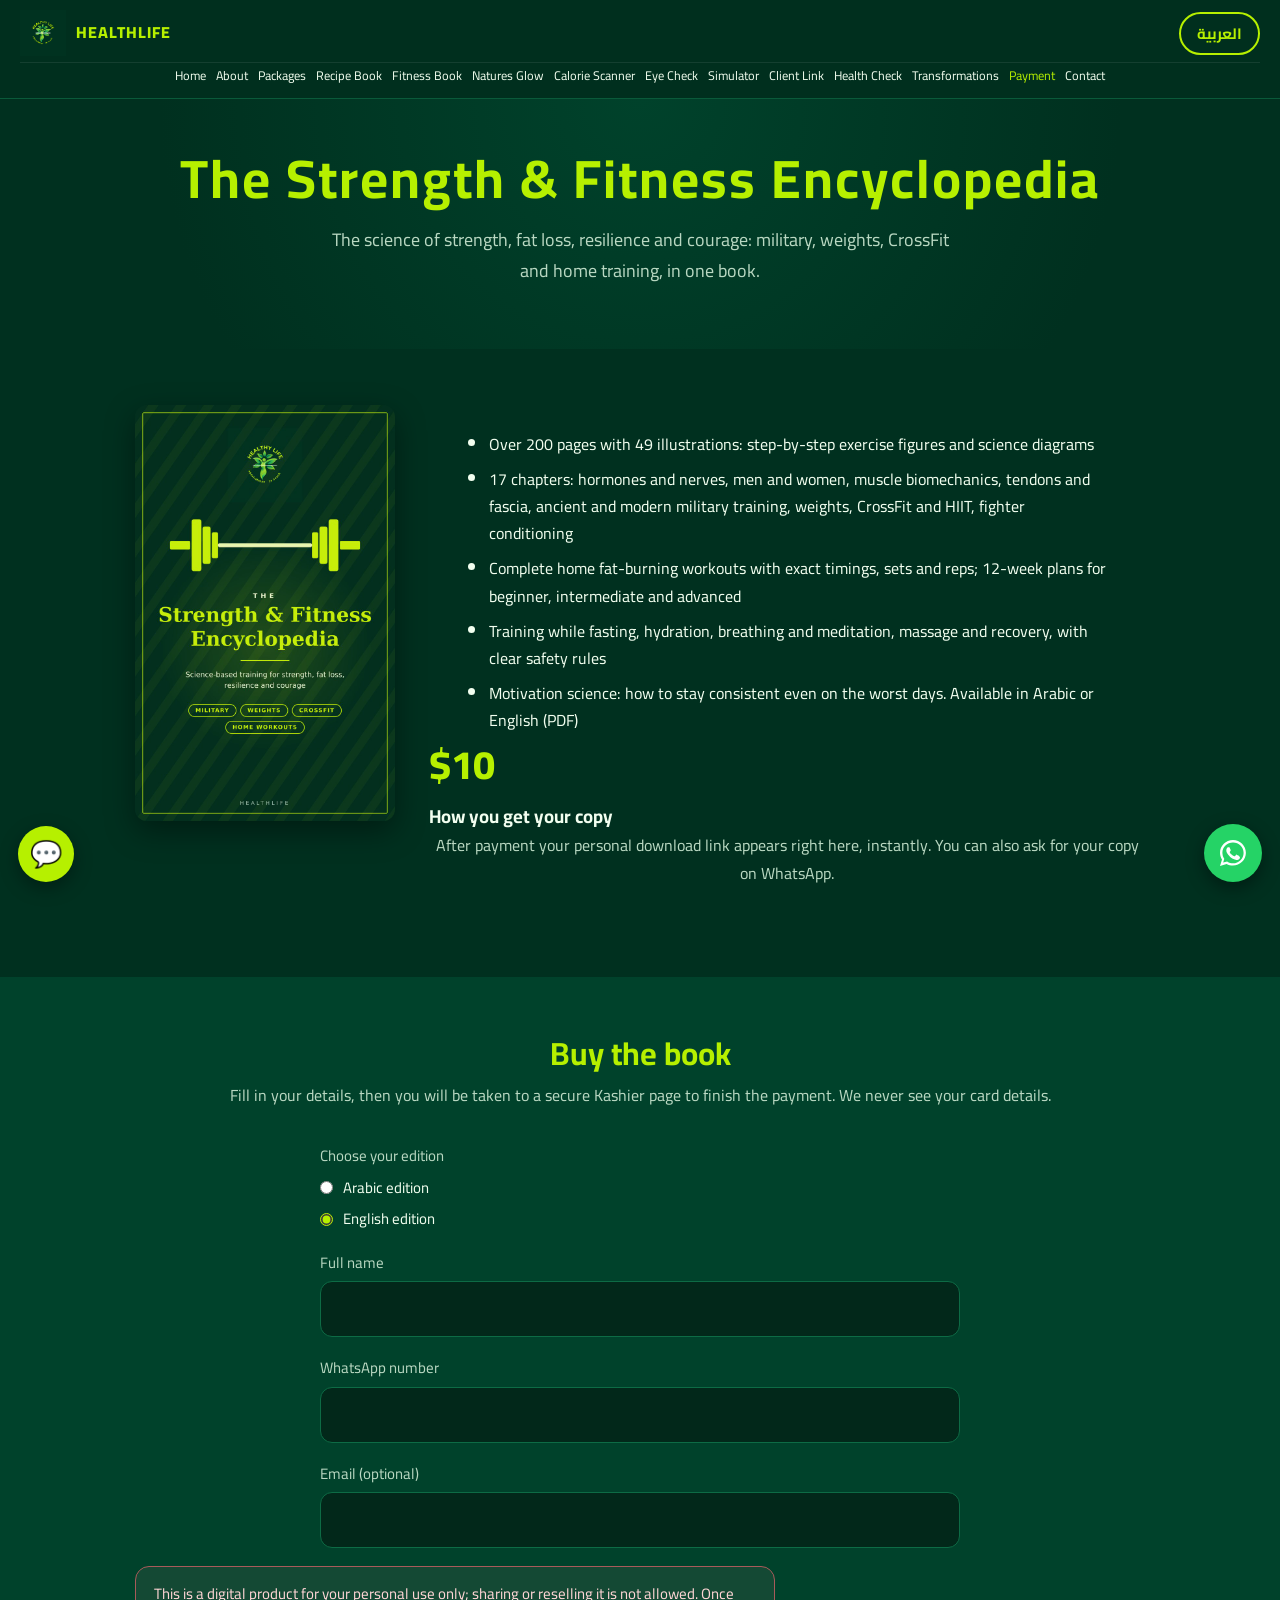
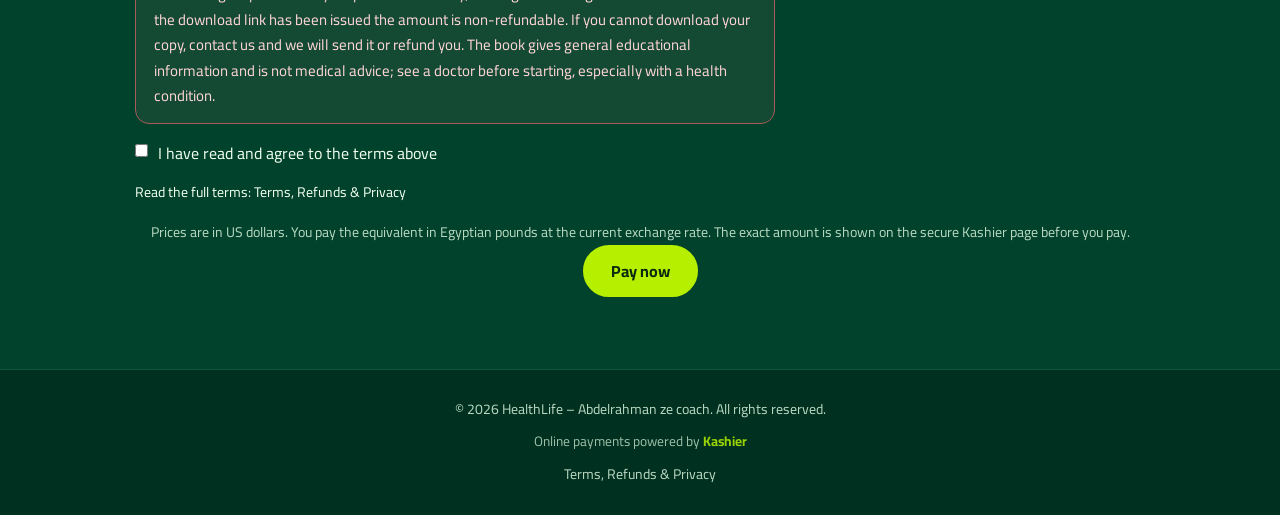
<file: fitness.html>
<!DOCTYPE html>
<html lang="en" dir="ltr">
<head>
<meta charset="utf-8">
<meta name="viewport" content="width=device-width, initial-scale=1">
<title>HealthLife Recipes Book | HealthLife</title>
<meta name="description" content="HealthLife Recipes: 72 halal recipes from 24 world kitchens with calories and grams for every ingredient. English PDF book.">
<link rel="icon" href="logo.png">
<link rel="preconnect" href="https://fonts.googleapis.com">
<link href="https://fonts.googleapis.com/css2?family=Cairo:wght@400;600;700;800&display=swap" rel="stylesheet">
<link rel="stylesheet" href="style.css?v=3">
<style id="pm-inline">
/* payment methods */
.pm{max-width:760px;margin:0 auto}
.pm-group{margin-bottom:26px}
.pm-label{display:flex;align-items:center;gap:10px;font-weight:700;margin-bottom:12px}
.pm-label .dot{width:10px;height:10px;border-radius:50%;background:var(--green);flex:none}
.pm-label.soon .dot{background:#f5c542}
.pm-row{display:flex;flex-wrap:wrap;gap:10px}
.pm-pill{padding:10px 18px;border-radius:12px;border:1px solid var(--line);background:var(--card);font-weight:600}
.pm-pill.on{border-color:var(--lime);color:var(--lime)}
.pm-pill.off{opacity:.75;border-style:dashed;color:var(--muted)}
.pm-note{color:var(--muted);font-size:14px;margin-top:10px}

.pm-logos{display:grid;grid-template-columns:repeat(auto-fill,minmax(130px,1fr));gap:16px}
.pm-item{margin:0;text-align:center}
.pm-logo{display:flex;align-items:center;justify-content:center;height:84px;border-radius:14px;padding:12px 16px;border:1px solid rgba(255,255,255,.18);box-shadow:0 4px 14px rgba(0,0,0,.25)}
.pm-logo img{max-width:100%;max-height:100%;width:auto;height:auto;object-fit:contain}
.pm-item figcaption{margin-top:8px;font-size:13px;color:var(--muted)}
.bk{display:grid;grid-template-columns:260px 1fr;gap:34px;align-items:start}
.bk img.cover{width:100%;height:auto;border-radius:12px;box-shadow:0 10px 30px rgba(0,0,0,.4)}
.bk .price{font-size:40px;font-weight:800;color:var(--lime);margin:6px 0 14px}
@media(max-width:700px){.bk{grid-template-columns:1fr}.bk img.cover{max-width:240px;margin:0 auto;display:block}}
</style>
<style>[hidden]{display:none!important}</style>
</head>
<body data-page="fitness" data-plan="fitness">

<header>
  <nav>
    <a class="brand" href="index.html"><img src="logo.png" alt="HealthLife logo" onerror="this.style.display='none'">HEALTHLIFE</a>
    <ul>
      <li><a href="index.html" data-i18n="nav_home">Home</a></li>
      <li><a href="index.html#about" data-i18n="nav_about">About</a></li>
      <li><a href="index.html#packages" data-i18n="nav_packages">Packages</a></li>
      <li><a href="book.html" data-i18n="nav_book">Recipe Book</a></li>
      <li><a href="fitness.html" data-i18n="nav_fitness">Fitness Book</a></li>
      <li><a href="simulator.html" data-i18n="nav_sim">Simulator</a></li>
      <li><a href="simlink.html" data-i18n="nav_coach">Client Link</a></li>
      <li><a href="assessment.html" data-i18n="nav_assess">Health Check</a></li>
      <li><a href="transformations.html" data-i18n="nav_results">Transformations</a></li>
      <li><a href="payment.html" data-i18n="nav_pay" class="active">Payment</a></li>
      <li><a href="index.html#contact" data-i18n="nav_contact">Contact</a></li>
    </ul>
    <button class="lang" id="langBtn" type="button" aria-label="Change language">العربية</button>
  </nav>
</header>

<div class="hero page-hero">
  <h1 data-i18n="ft_h">The Strength &amp; Fitness Encyclopedia</h1>
  <p data-i18n="ft_p">The science of strength, fat loss, resilience and courage in one book.</p>
</div>

<section id="thanks" hidden>
  <div class="wrap" style="text-align:center">
    <h2 data-i18n="thx_h">Thank you!</h2>
    <p class="sub" data-i18n="ft_thx_p"></p>
    <p class="note"><span data-i18n="thx_o">Order number</span>: <b class="ltr" id="orderNo" style="color:var(--lime)"></b></p>
    <div id="dlBox" style="margin-top:18px">
      <p class="sub" id="dlMsg" role="status"></p>
      <div class="btns" style="justify-content:center"><a class="btn primary" id="dlBtn" href="#" hidden></a></div>
      <p class="note" id="dlNote" hidden></p>
      <div class="btns" style="justify-content:center"><a class="btn wa" id="dlAsk" data-wa="order" href="#" target="_blank" rel="noopener" hidden></a></div>
    </div>
  </div>
</section>

<section data-hide-done>
  <div class="wrap">
    <div class="bk">
      <img class="cover" src="fitness-cover-en.jpg" data-src-en="fitness-cover-en.jpg" data-src-ar="fitness-cover-ar.jpg" alt="Strength & Fitness Encyclopedia cover" width="400" height="640">
      <div>
        <ul class="list">
          <li data-i18n="ft_1"></li><li data-i18n="ft_2"></li><li data-i18n="ft_3"></li><li data-i18n="ft_4"></li><li data-i18n="ft_5"></li>
        </ul>
        <div class="price">$10</div>
        <h3 data-i18n="bk_how_h">How you get your copy</h3>
        <p class="sub" data-i18n="ft_how"></p>
      </div>
    </div>
  </div>
</section>

<section class="alt" data-live hidden data-hide-done>
  <div class="wrap">
    <h2 data-i18n="bk_now">Buy the book</h2>
    <p class="sub" data-i18n="pay_online_p"></p>
    <div class="field"><label data-i18n="ed_l">Choose your edition</label>
      <label class="ed"><input type="radio" name="edition" value="ar"><span data-i18n="ed_ar">Arabic edition</span></label>
      <label class="ed"><input type="radio" name="edition" value="en" checked><span data-i18n="ed_en">English edition</span></label></div>
    <div class="field"><label for="pName" data-i18n="f_name">Full name</label><input id="pName" type="text" autocomplete="name" maxlength="80"></div>
    <div class="field"><label for="pPhone" data-i18n="f_phone">WhatsApp number</label><input id="pPhone" type="tel" autocomplete="tel" maxlength="20" dir="ltr"></div>
    <div class="field"><label for="pEmail" data-i18n="f_email">Email (optional)</label><input id="pEmail" type="email" autocomplete="email" maxlength="100" dir="ltr"></div>
    <div class="warn" style="margin:16px 0" data-i18n="ft_terms_p"></div>
    <label style="display:flex;gap:10px;align-items:flex-start;margin:0 0 14px;cursor:pointer"><input type="checkbox" id="agree" style="margin-top:4px"><span data-i18n="terms_chk">I agree to the terms</span></label>
    <p class="note" id="onlinePrice"></p>
    <div class="btns"><button class="btn primary" id="payNow" type="button" data-i18n="pay_now">Pay now</button></div>
    <p class="note" id="payMsg" role="status"></p>
  </div>
</section>

<footer>© <span id="yr"></span> HealthLife – Abdelrahman ze coach. <span data-i18n="rights">All rights reserved.</span><div class="powered" data-live hidden><span data-i18n="powered">Online payments powered by</span> <a href="https://kashier.io" target="_blank" rel="noopener">Kashier</a></div></footer>

<a class="wa-float" data-wa="plain" href="#" target="_blank" rel="noopener" aria-label="WhatsApp">
  <svg viewBox="0 0 32 32"><path d="M16 3C8.8 3 3 8.7 3 15.8c0 2.5.7 4.8 2 6.8L3 29l6.6-2c1.9 1 4 1.6 6.3 1.6 7.2 0 13-5.700 13-12.800S23.200 3 16 3zm0 23.300c-2 0-3.900-.6-5.500-1.600l-.4-.2-3.900 1.100 1.100-3.800-.3-.4a10.200 10.200 0 0 1-1.600-5.500C5.400 10.200 10.100 5.600 16 5.600s10.600 4.600 10.600 10.300S21.900 26.300 16 26.300zm5.800-7.600c-.3-.2-1.900-.9-2.200-1-.3-.1-.5-.2-.7.200-.2.300-.8 1-1 1.200-.2.200-.4.200-.7.100-.3-.2-1.400-.5-2.600-1.600-1-.9-1.600-1.900-1.800-2.200-.2-.3 0-.5.100-.7l.5-.6c.2-.2.200-.3.300-.5.100-.2.100-.4 0-.6l-1-2.300c-.2-.6-.5-.5-.7-.5h-.6c-.2 0-.6.100-.9.400-.3.300-1.200 1.100-1.200 2.800s1.200 3.200 1.400 3.500c.2.200 2.400 3.700 5.800 5.100 3.400 1.400 3.400.9 4 .9.600-.1 1.900-.8 2.200-1.500.3-.8.300-1.400.2-1.500-.1-.2-.3-.3-.6-.4z"/></svg>
</a>

<script src="site.js"></script>
</body>
</html>
</file>
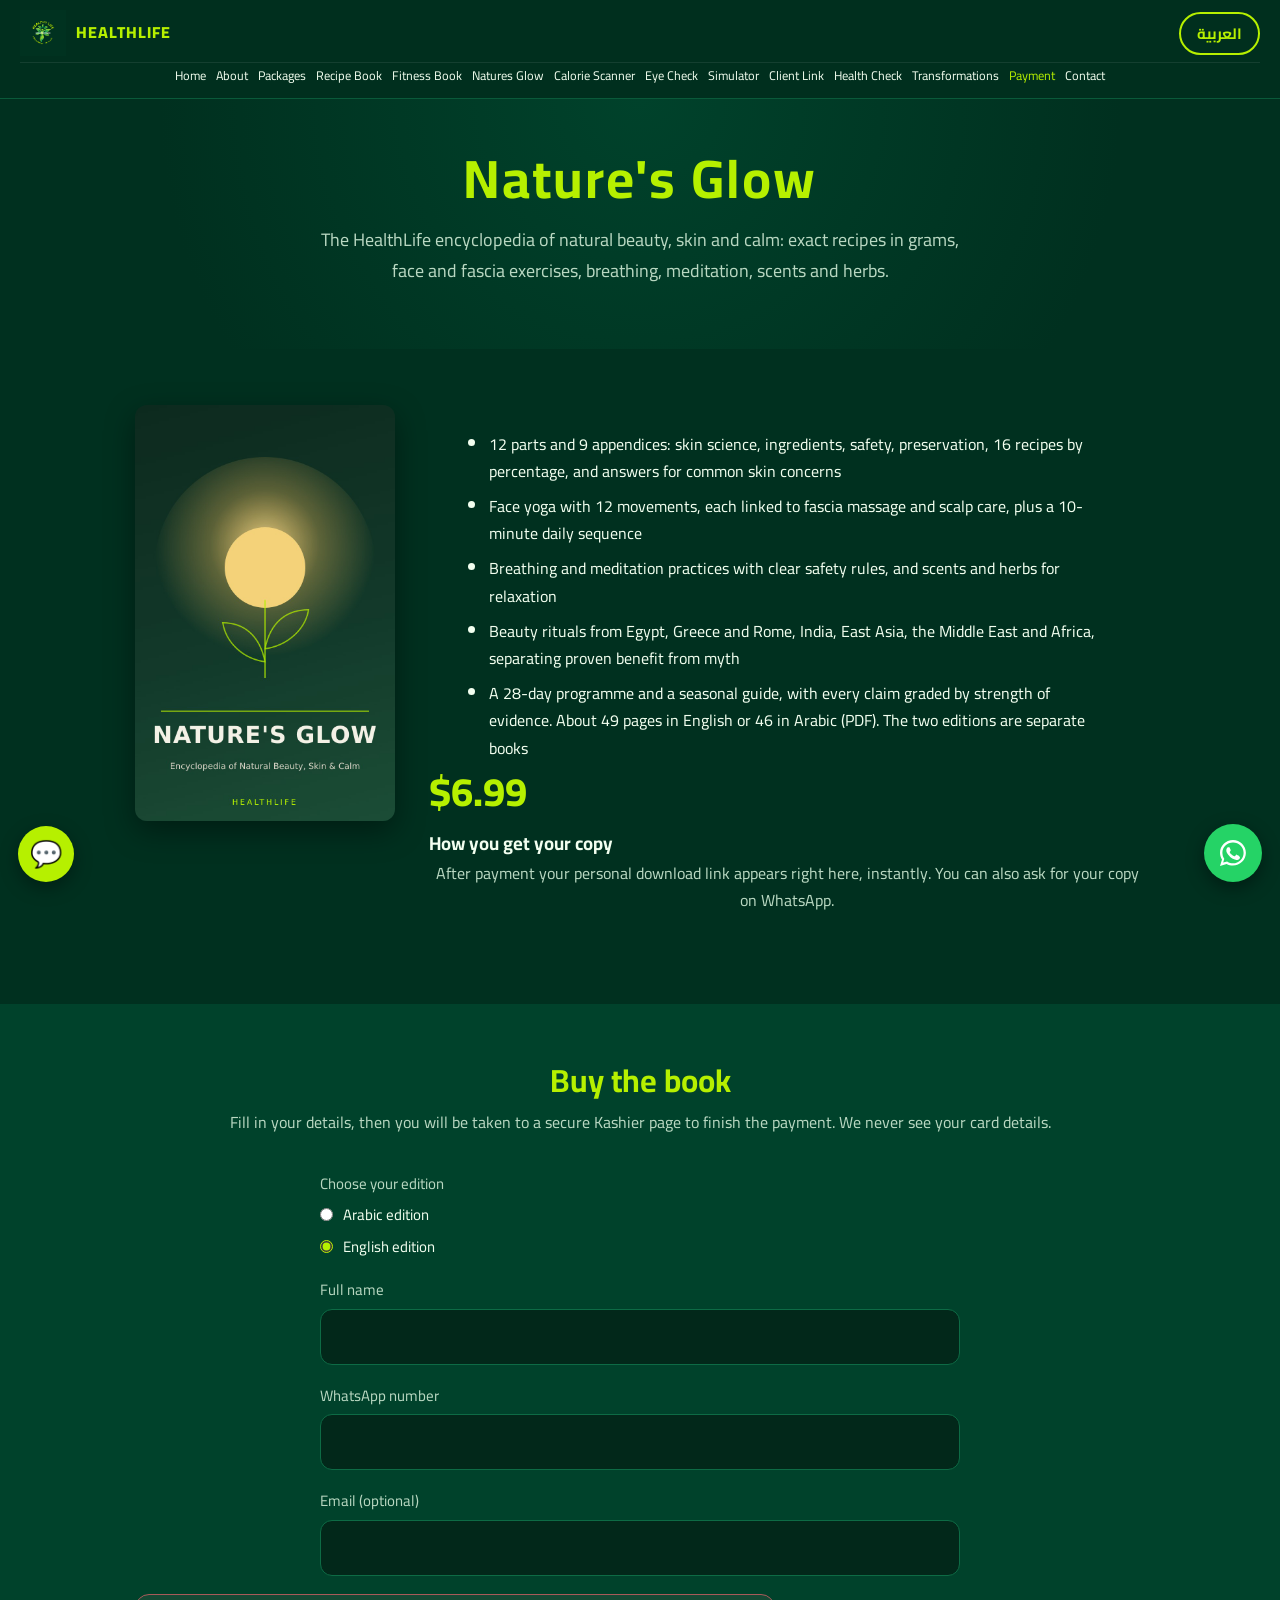
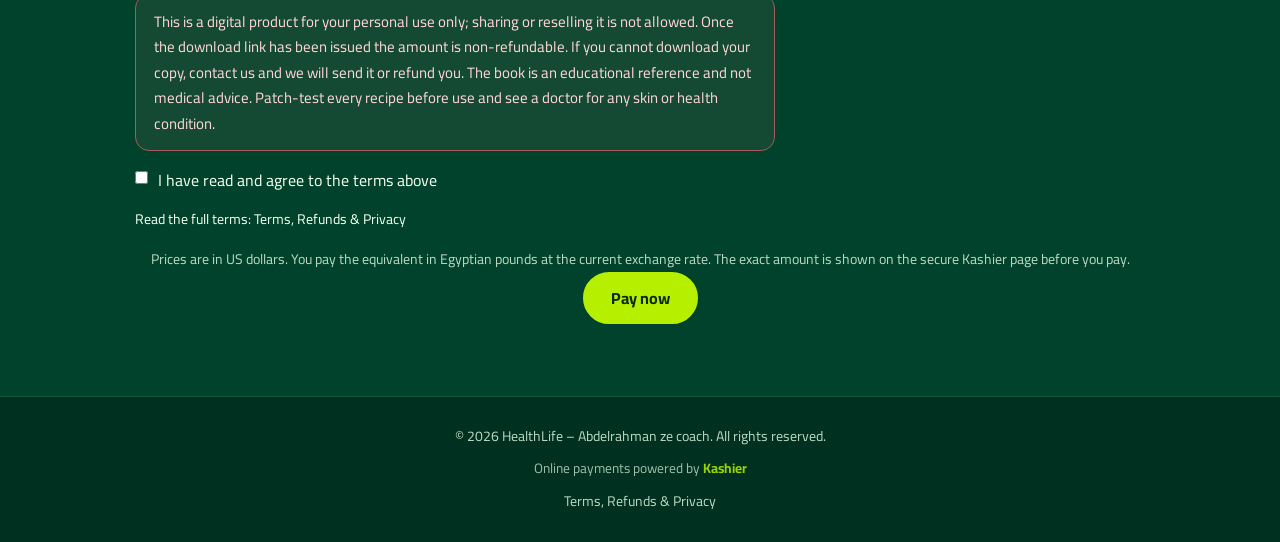
<file: glow.html>
<!DOCTYPE html>
<html lang="en" dir="ltr">
<head>
<meta charset="utf-8">
<meta name="viewport" content="width=device-width, initial-scale=1">
<title>Nature's Glow Encyclopedia | HealthLife</title>
<meta name="description" content="Nature's Glow: natural beauty, skin and calm. Exact recipes in grams, face and fascia exercises, breathing, meditation, scents and herbs. PDF in Arabic or English.">
<link rel="icon" href="logo.png">
<link rel="preconnect" href="https://fonts.googleapis.com">
<link href="https://fonts.googleapis.com/css2?family=Cairo:wght@400;600;700;800&display=swap" rel="stylesheet">
<link rel="stylesheet" href="style.css?v=3">
<style id="pm-inline">
/* payment methods */
.pm{max-width:760px;margin:0 auto}
.pm-group{margin-bottom:26px}
.pm-label{display:flex;align-items:center;gap:10px;font-weight:700;margin-bottom:12px}
.pm-label .dot{width:10px;height:10px;border-radius:50%;background:var(--green);flex:none}
.pm-label.soon .dot{background:#f5c542}
.pm-row{display:flex;flex-wrap:wrap;gap:10px}
.pm-pill{padding:10px 18px;border-radius:12px;border:1px solid var(--line);background:var(--card);font-weight:600}
.pm-pill.on{border-color:var(--lime);color:var(--lime)}
.pm-pill.off{opacity:.75;border-style:dashed;color:var(--muted)}
.pm-note{color:var(--muted);font-size:14px;margin-top:10px}

.pm-logos{display:grid;grid-template-columns:repeat(auto-fill,minmax(130px,1fr));gap:16px}
.pm-item{margin:0;text-align:center}
.pm-logo{display:flex;align-items:center;justify-content:center;height:84px;border-radius:14px;padding:12px 16px;border:1px solid rgba(255,255,255,.18);box-shadow:0 4px 14px rgba(0,0,0,.25)}
.pm-logo img{max-width:100%;max-height:100%;width:auto;height:auto;object-fit:contain}
.pm-item figcaption{margin-top:8px;font-size:13px;color:var(--muted)}
.bk{display:grid;grid-template-columns:260px 1fr;gap:34px;align-items:start}
.bk img.cover{width:100%;height:auto;border-radius:12px;box-shadow:0 10px 30px rgba(0,0,0,.4)}
.bk .price{font-size:40px;font-weight:800;color:var(--lime);margin:6px 0 14px}
@media(max-width:700px){.bk{grid-template-columns:1fr}.bk img.cover{max-width:240px;margin:0 auto;display:block}}
</style>
<style>[hidden]{display:none!important}</style>
</head>
<body data-page="glow" data-plan="glow">

<header>
  <nav>
    <a class="brand" href="index.html"><img src="logo.png" alt="HealthLife logo" onerror="this.style.display='none'">HEALTHLIFE</a>
    <ul>
      <li><a href="index.html" data-i18n="nav_home">Home</a></li>
      <li><a href="index.html#about" data-i18n="nav_about">About</a></li>
      <li><a href="index.html#packages" data-i18n="nav_packages">Packages</a></li>
      <li><a href="book.html" data-i18n="nav_book">Recipe Book</a></li>
      <li><a href="fitness.html" data-i18n="nav_fitness">Fitness Book</a></li>
      <li><a href="glow.html" data-i18n="nav_glow">Natures Glow</a></li>
      <li><a href="simulator.html" data-i18n="nav_sim">Simulator</a></li>
      <li><a href="simlink.html" data-i18n="nav_coach">Client Link</a></li>
      <li><a href="assessment.html" data-i18n="nav_assess">Health Check</a></li>
      <li><a href="transformations.html" data-i18n="nav_results">Transformations</a></li>
      <li><a href="payment.html" data-i18n="nav_pay" class="active">Payment</a></li>
      <li><a href="index.html#contact" data-i18n="nav_contact">Contact</a></li>
    </ul>
    <button class="lang" id="langBtn" type="button" aria-label="Change language">العربية</button>
  </nav>
</header>

<div class="hero page-hero">
  <h1 data-i18n="gl_h">Nature's Glow</h1>
  <p data-i18n="gl_p">The HealthLife encyclopedia of natural beauty, skin and calm.</p>
</div>

<section id="thanks" hidden>
  <div class="wrap" style="text-align:center">
    <h2 data-i18n="thx_h">Thank you!</h2>
    <p class="sub" data-i18n="gl_thx_p"></p>
    <p class="note"><span data-i18n="thx_o">Order number</span>: <b class="ltr" id="orderNo" style="color:var(--lime)"></b></p>
    <div id="dlBox" style="margin-top:18px">
      <p class="sub" id="dlMsg" role="status"></p>
      <div class="btns" style="justify-content:center"><a class="btn primary" id="dlBtn" href="#" hidden></a></div>
      <p class="note" id="dlNote" hidden></p>
      <div class="btns" style="justify-content:center"><a class="btn wa" id="dlAsk" data-wa="order" href="#" target="_blank" rel="noopener" hidden></a></div>
    </div>
  </div>
</section>

<section data-hide-done>
  <div class="wrap">
    <div class="bk">
      <img class="cover" src="glow-cover-en.jpg" data-src-en="glow-cover-en.jpg" data-src-ar="glow-cover-ar.jpg" alt="Nature's Glow cover" width="400" height="640">
      <div>
        <ul class="list">
          <li data-i18n="gl_1"></li><li data-i18n="gl_2"></li><li data-i18n="gl_3"></li><li data-i18n="gl_4"></li><li data-i18n="gl_5"></li>
        </ul>
        <div class="price">$6.99</div>
        <h3 data-i18n="bk_how_h">How you get your copy</h3>
        <p class="sub" data-i18n="gl_how"></p>
      </div>
    </div>
  </div>
</section>

<section class="alt" data-live hidden data-hide-done>
  <div class="wrap">
    <h2 data-i18n="bk_now">Buy the book</h2>
    <p class="sub" data-i18n="pay_online_p"></p>
    <div class="field"><label data-i18n="ed_l">Choose your edition</label>
      <label class="ed"><input type="radio" name="edition" value="ar"><span data-i18n="ed_ar">Arabic edition</span></label>
      <label class="ed"><input type="radio" name="edition" value="en" checked><span data-i18n="ed_en">English edition</span></label></div>
    <div class="field"><label for="pName" data-i18n="f_name">Full name</label><input id="pName" type="text" autocomplete="name" maxlength="80"></div>
    <div class="field"><label for="pPhone" data-i18n="f_phone">WhatsApp number</label><input id="pPhone" type="tel" autocomplete="tel" maxlength="20" dir="ltr"></div>
    <div class="field"><label for="pEmail" data-i18n="f_email">Email (optional)</label><input id="pEmail" type="email" autocomplete="email" maxlength="100" dir="ltr"></div>
    <div class="warn" style="margin:16px 0" data-i18n="gl_terms_p"></div>
    <label style="display:flex;gap:10px;align-items:flex-start;margin:0 0 14px;cursor:pointer"><input type="checkbox" id="agree" style="margin-top:4px"><span data-i18n="terms_chk">I agree to the terms</span></label>
    <p class="note" id="onlinePrice"></p>
    <div class="btns"><button class="btn primary" id="payNow" type="button" data-i18n="pay_now">Pay now</button></div>
    <p class="note" id="payMsg" role="status"></p>
  </div>
</section>

<footer>© <span id="yr"></span> HealthLife – Abdelrahman ze coach. <span data-i18n="rights">All rights reserved.</span><div class="powered" data-live hidden><span data-i18n="powered">Online payments powered by</span> <a href="https://kashier.io" target="_blank" rel="noopener">Kashier</a></div></footer>

<a class="wa-float" data-wa="plain" href="#" target="_blank" rel="noopener" aria-label="WhatsApp">
  <svg viewBox="0 0 32 32"><path d="M16 3C8.8 3 3 8.7 3 15.8c0 2.5.7 4.8 2 6.8L3 29l6.6-2c1.9 1 4 1.6 6.3 1.6 7.2 0 13-5.700 13-12.800S23.200 3 16 3zm0 23.300c-2 0-3.900-.6-5.500-1.600l-.4-.2-3.900 1.100 1.100-3.800-.3-.4a10.200 10.200 0 0 1-1.600-5.500C5.400 10.200 10.100 5.600 16 5.600s10.600 4.600 10.600 10.300S21.900 26.300 16 26.300zm5.800-7.600c-.3-.2-1.900-.9-2.200-1-.3-.1-.5-.2-.7.200-.2.300-.8 1-1 1.200-.2.200-.4.200-.7.100-.3-.2-1.400-.5-2.600-1.600-1-.9-1.600-1.900-1.800-2.200-.2-.3 0-.5.100-.7l.5-.6c.2-.2.200-.3.300-.5.100-.2.100-.4 0-.6l-1-2.300c-.2-.6-.5-.5-.7-.5h-.6c-.2 0-.6.100-.9.400-.3.300-1.200 1.100-1.200 2.800s1.200 3.200 1.400 3.500c.2.200 2.400 3.700 5.800 5.100 3.400 1.400 3.400.9 4 .9.600-.1 1.900-.8 2.200-1.500.3-.8.300-1.400.2-1.500-.1-.2-.3-.3-.6-.4z"/></svg>
</a>

<script src="site.js"></script>
</body>
</html>
</file>
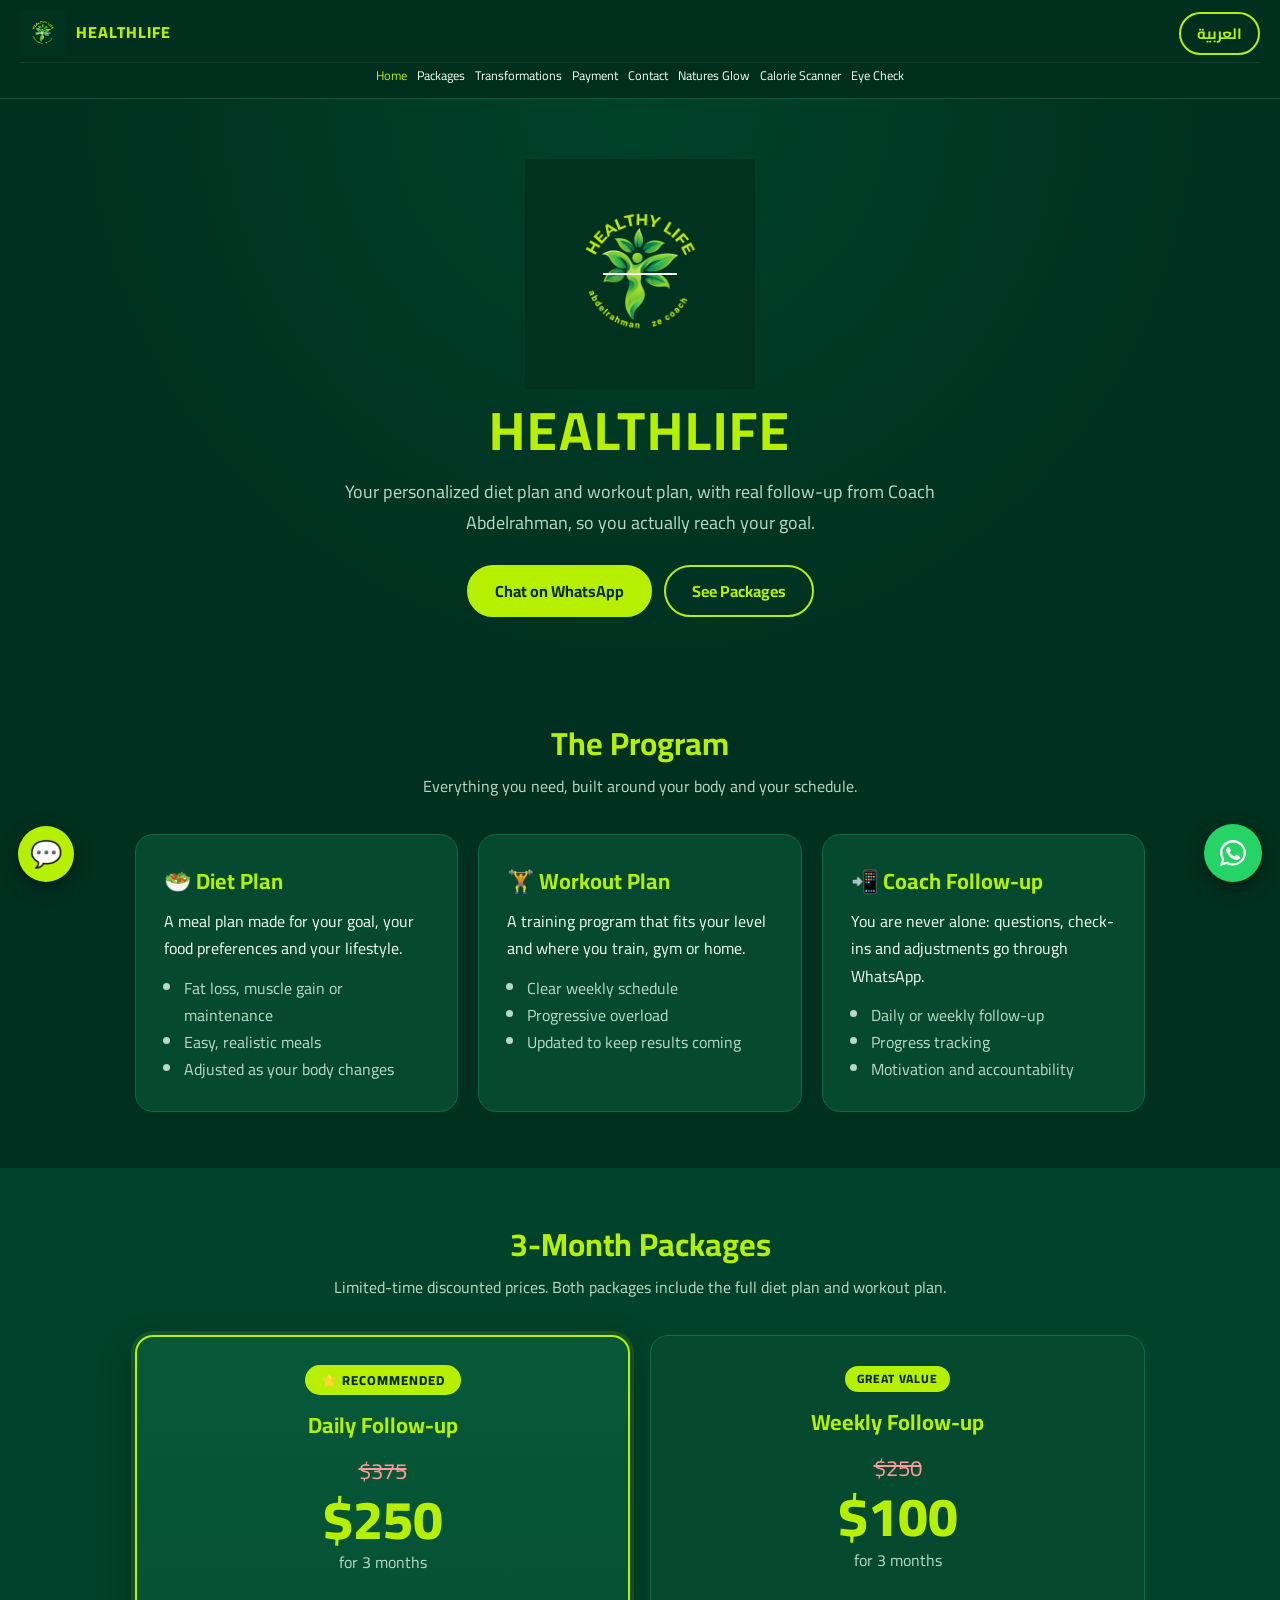
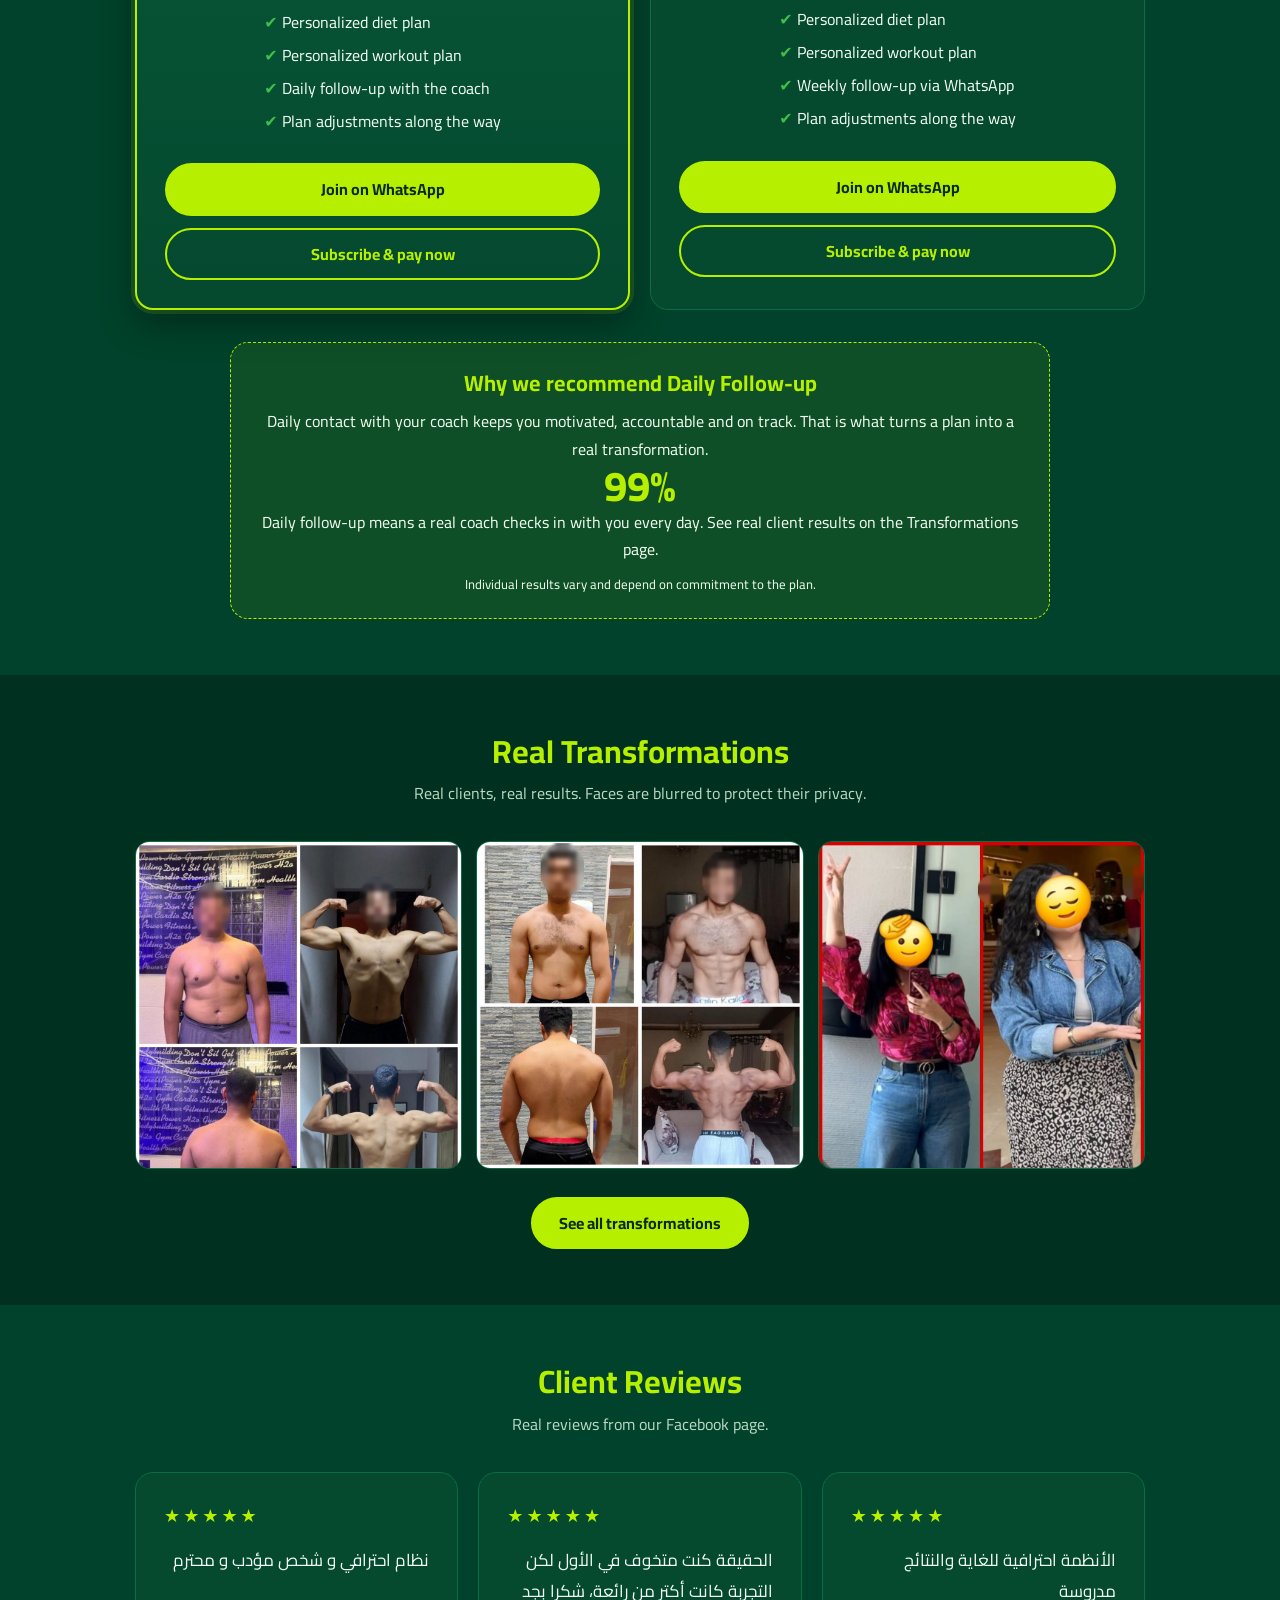
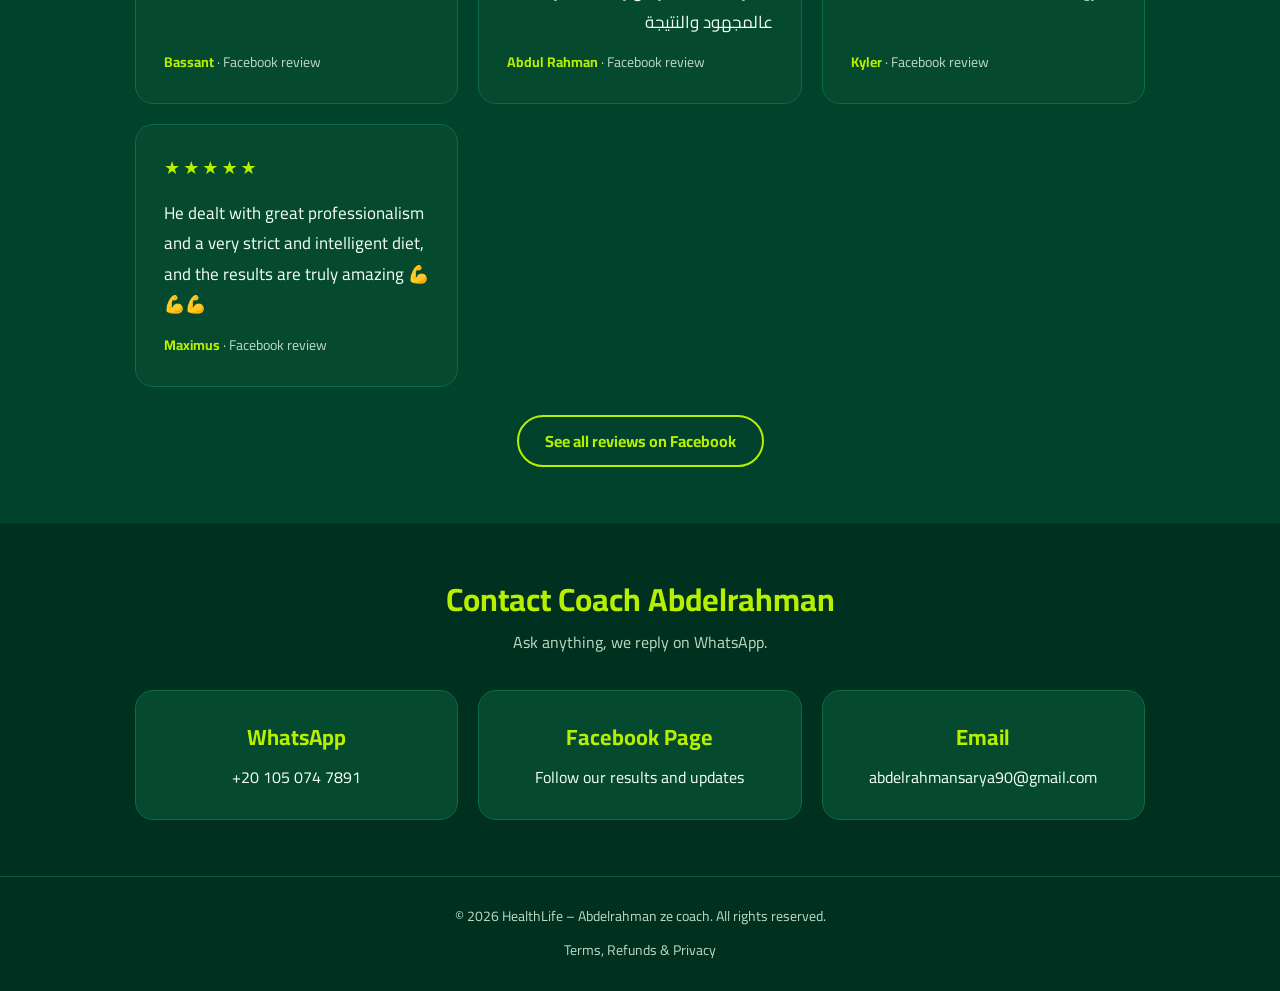
<file: index (2).html>
<!DOCTYPE html>
<html lang="en" dir="ltr">
<head>
<meta charset="utf-8">
<meta name="viewport" content="width=device-width, initial-scale=1">
<title>HealthLife | Diet &amp; Workout Coaching</title>
<meta name="description" content="HealthLife by Coach Abdelrahman: personalized diet plan and workout plan with daily or weekly WhatsApp follow-up.">
<link rel="icon" href="logo.png">
<link rel="preconnect" href="https://fonts.googleapis.com">
<link href="https://fonts.googleapis.com/css2?family=Cairo:wght@400;600;700;800&display=swap" rel="stylesheet">
<link rel="stylesheet" href="style.css">
</head>
<body data-page="home">

<header>
  <nav>
    <a class="brand" href="index.html"><img src="logo.png" alt="HealthLife logo" onerror="this.style.display='none'">HEALTHLIFE</a>
    <ul>
      <li><a href="index.html" data-i18n="nav_home" class="active">Home</a></li>
      <li><a href="index.html#packages" data-i18n="nav_packages">Packages</a></li>
      <li><a href="transformations.html" data-i18n="nav_results">Transformations</a></li>
      <li><a href="payment.html" data-i18n="nav_pay">Payment</a></li>
      <li><a href="index.html#contact" data-i18n="nav_contact">Contact</a></li>
    </ul>
    <button class="lang" id="langBtn" type="button" aria-label="Change language">العربية</button>
  </nav>
</header>

<div class="hero" id="top">
  <img src="logo.png" alt="HealthLife - Abdelrahman ze coach" onerror="this.style.display='none'">
  <h1>HEALTHLIFE</h1>
  <p data-i18n="hero_p">Your personalized diet plan and workout plan, with real follow-up from Coach Abdelrahman, so you actually reach your goal.</p>
  <div class="btns">
    <a class="btn primary" data-wa="hero" href="#" target="_blank" rel="noopener" data-i18n="hero_wa">Chat on WhatsApp</a>
    <a class="btn ghost" href="#packages" data-i18n="hero_pk">See Packages</a>
  </div>
</div>

<section id="program">
  <div class="wrap">
    <h2 data-i18n="prog_h">The Program</h2>
    <p class="sub" data-i18n="prog_sub">Everything you need, built around your body and your schedule.</p>
    <div class="grid">
      <div class="card">
        <h3 data-i18n="diet_h">🥗 Diet Plan</h3>
        <p data-i18n="diet_p">A meal plan made for your goal, your food preferences and your lifestyle.</p>
        <ul><li data-i18n="diet_1">Fat loss, muscle gain or maintenance</li><li data-i18n="diet_2">Easy, realistic meals</li><li data-i18n="diet_3">Adjusted as your body changes</li></ul>
      </div>
      <div class="card">
        <h3 data-i18n="work_h">🏋️ Workout Plan</h3>
        <p data-i18n="work_p">A training program that fits your level and where you train, gym or home.</p>
        <ul><li data-i18n="work_1">Clear weekly schedule</li><li data-i18n="work_2">Progressive overload</li><li data-i18n="work_3">Updated to keep results coming</li></ul>
      </div>
      <div class="card">
        <h3 data-i18n="fol_h">📲 Coach Follow-up</h3>
        <p data-i18n="fol_p">You are never alone: questions, check-ins and adjustments go through WhatsApp.</p>
        <ul><li data-i18n="fol_1">Daily or weekly follow-up</li><li data-i18n="fol_2">Progress tracking</li><li data-i18n="fol_3">Motivation and accountability</li></ul>
      </div>
    </div>
  </div>
</section>

<section id="packages" class="alt">
  <div class="wrap">
    <h2 data-i18n="pk_h">3-Month Packages</h2>
    <p class="sub" data-i18n="pk_sub">Limited-time discounted prices. Both packages include the full diet plan and workout plan.</p>
    <div class="grid">
      <div class="card plan best">
        <span class="tag" data-i18n="pk1_tag">⭐ RECOMMENDED</span>
        <h3 data-i18n="pk1_h">Daily Follow-up</h3>
        <div class="old">$375</div>
        <div class="price">$250</div>
        <div class="dur" data-i18n="pk_dur">for 3 months</div>
        <ul>
          <li data-i18n="pk_l1">Personalized diet plan</li>
          <li data-i18n="pk_l2">Personalized workout plan</li>
          <li data-i18n="pk1_l3">Daily follow-up with the coach</li>
          <li data-i18n="pk_l4">Plan adjustments along the way</li>
        </ul>
        <div class="btns">
          <a class="btn primary" data-wa="daily" href="#" target="_blank" rel="noopener" data-i18n="pk_join">Join on WhatsApp</a>
          <a class="btn ghost" href="payment.html?plan=daily" data-i18n="pk_pay">Pay by bank transfer</a>
        </div>
      </div>
      <div class="card plan">
        <span class="tag" data-i18n="pk2_tag">GREAT VALUE</span>
        <h3 data-i18n="pk2_h">Weekly Follow-up</h3>
        <div class="old">$250</div>
        <div class="price">$100</div>
        <div class="dur" data-i18n="pk_dur">for 3 months</div>
        <ul>
          <li data-i18n="pk_l1">Personalized diet plan</li>
          <li data-i18n="pk_l2">Personalized workout plan</li>
          <li data-i18n="pk2_l3">Weekly follow-up via WhatsApp</li>
          <li data-i18n="pk_l4">Plan adjustments along the way</li>
        </ul>
        <div class="btns">
          <a class="btn primary" data-wa="weekly" href="#" target="_blank" rel="noopener" data-i18n="pk_join">Join on WhatsApp</a>
          <a class="btn ghost" href="payment.html?plan=weekly" data-i18n="pk_pay">Pay by bank transfer</a>
        </div>
      </div>
    </div>

    <div class="why">
      <h3 data-i18n="why_h">Why we recommend Daily Follow-up</h3>
      <p data-i18n="why_p">Daily contact with your coach keeps you motivated, accountable and on track. That is what turns a plan into a real transformation.</p>
      <div class="big">99%</div>
      <p data-i18n="why_stat_t">of clients on the Daily Follow-up package reached their transformation goal</p>
      <p class="fine" data-i18n="why_fine">Individual results vary and depend on commitment to the plan.</p>
    </div>
  </div>
</section>

<section id="results">
  <div class="wrap">
    <h2 data-i18n="tr_h">Real Transformations</h2>
    <p class="sub" data-i18n="tr_sub">Real clients, real results. Faces are blurred to protect their privacy.</p>
    <div class="preview">
      <a href="transformations.html"><img src="transform-1.jpg" alt="Client transformation"></a>
      <a href="transformations.html"><img src="transform-3.jpg" alt="Client transformation"></a>
      <a href="transformations.html"><img src="transform-6.jpg" alt="Client transformation"></a>
    </div>
    <div class="rv-more"><a class="btn primary" href="transformations.html" data-i18n="tr_more">See all transformations</a></div>
  </div>
</section>

<section id="reviews" class="alt">
  <div class="wrap">
    <h2 data-i18n="rv_h">Client Reviews</h2>
    <p class="sub" data-i18n="rv_sub">Real reviews from our Facebook page.</p>
    <div class="grid">
      <div class="card rv-card">
        <div class="stars">★★★★★</div>
        <blockquote lang="ar" dir="rtl">نظام احترافي و شخص مؤدب و محترم</blockquote>
        <div class="who"><b>Bassant</b> · <span data-i18n="rv_src">Facebook review</span></div>
      </div>
      <div class="card rv-card">
        <div class="stars">★★★★★</div>
        <blockquote lang="ar" dir="rtl">الحقيقة كنت متخوف في الأول لكن التجربة كانت أكتر من رائعة، شكرا بجد عالمجهود والنتيجة</blockquote>
        <div class="who"><b>Abdul Rahman</b> · <span data-i18n="rv_src">Facebook review</span></div>
      </div>
      <div class="card rv-card">
        <div class="stars">★★★★★</div>
        <blockquote lang="ar" dir="rtl">الأنظمة احترافية للغاية والنتائج مدروسة</blockquote>
        <div class="who"><b>Kyler</b> · <span data-i18n="rv_src">Facebook review</span></div>
      </div>
      <div class="card rv-card">
        <div class="stars">★★★★★</div>
        <blockquote lang="en" dir="ltr">He dealt with great professionalism and a very strict and intelligent diet, and the results are truly amazing 💪💪💪</blockquote>
        <div class="who"><b>Maximus</b> · <span data-i18n="rv_src">Facebook review</span></div>
      </div>
    </div>
    <div class="rv-more">
      <a class="btn ghost" href="https://www.facebook.com/profile.php?id=100091534885982" target="_blank" rel="noopener" data-i18n="rv_more">See all reviews on Facebook</a>
    </div>
  </div>
</section>

<section id="contact">
  <div class="wrap contact">
    <h2 data-i18n="ct_h">Contact Coach Abdelrahman</h2>
    <p class="sub" data-i18n="ct_sub">Ask anything, we reply on WhatsApp.</p>
    <div class="grid">
      <a class="card item" data-wa="plain" href="#" target="_blank" rel="noopener"><h3 data-i18n="ct_wa">WhatsApp</h3><p class="ltr">+20 105 074 7891</p></a>
      <a class="card item" href="https://www.facebook.com/profile.php?id=100091534885982" target="_blank" rel="noopener"><h3 data-i18n="ct_fb">Facebook Page</h3><p data-i18n="ct_fb_p">Follow our results and updates</p></a>
      <a class="card item" href="mailto:abdelrahmansarya90@gmail.com"><h3 data-i18n="ct_em">Email</h3><p class="ltr">abdelrahmansarya90@gmail.com</p></a>
    </div>
  </div>
</section>

<footer>© <span id="yr"></span> HealthLife – Abdelrahman ze coach. <span data-i18n="rights">All rights reserved.</span></footer>

<a class="wa-float" data-wa="plain" href="#" target="_blank" rel="noopener" aria-label="WhatsApp">
  <svg viewBox="0 0 32 32"><path d="M16 3C8.8 3 3 8.7 3 15.8c0 2.5.7 4.8 2 6.8L3 29l6.6-2c1.9 1 4 1.6 6.3 1.6 7.2 0 13-5.700 13-12.800S23.200 3 16 3zm0 23.300c-2 0-3.900-.6-5.500-1.600l-.4-.2-3.900 1.100 1.100-3.800-.3-.4a10.200 10.200 0 0 1-1.600-5.500C5.400 10.200 10.100 5.600 16 5.600s10.600 4.600 10.600 10.300S21.900 26.300 16 26.300zm5.800-7.600c-.3-.2-1.900-.9-2.200-1-.3-.1-.5-.2-.7.200-.2.300-.8 1-1 1.200-.2.200-.4.200-.7.100-.3-.2-1.400-.5-2.600-1.600-1-.9-1.600-1.900-1.800-2.200-.2-.3 0-.5.100-.7l.5-.6c.2-.2.200-.3.300-.5.100-.2.100-.4 0-.6l-1-2.300c-.2-.6-.5-.5-.7-.5h-.6c-.2 0-.6.100-.9.400-.3.300-1.200 1.100-1.200 2.800s1.200 3.200 1.400 3.500c.2.200 2.400 3.700 5.800 5.100 3.400 1.400 3.400.9 4 .9.600-.1 1.900-.8 2.200-1.500.3-.8.300-1.400.2-1.500-.1-.2-.3-.3-.6-.4z"/></svg>
</a>

<script src="site.js"></script>
</body>
</html>
</file>
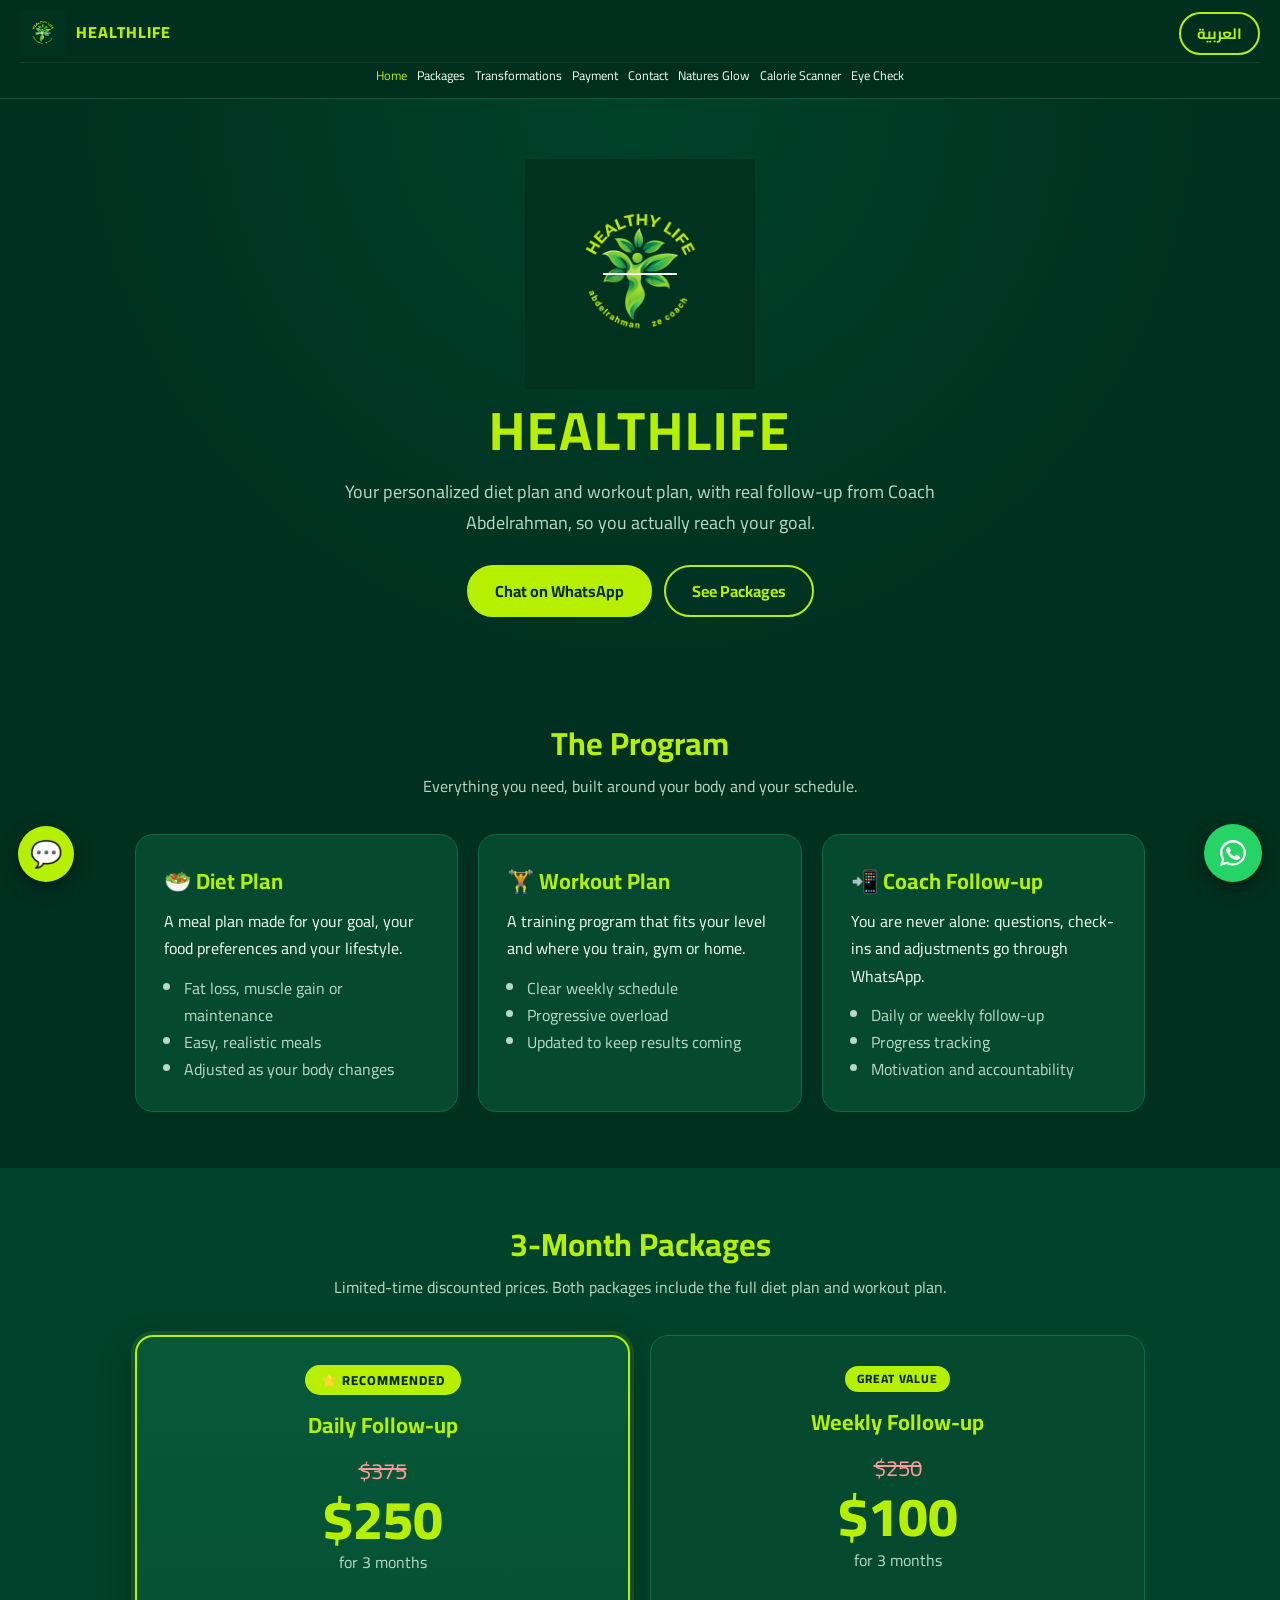
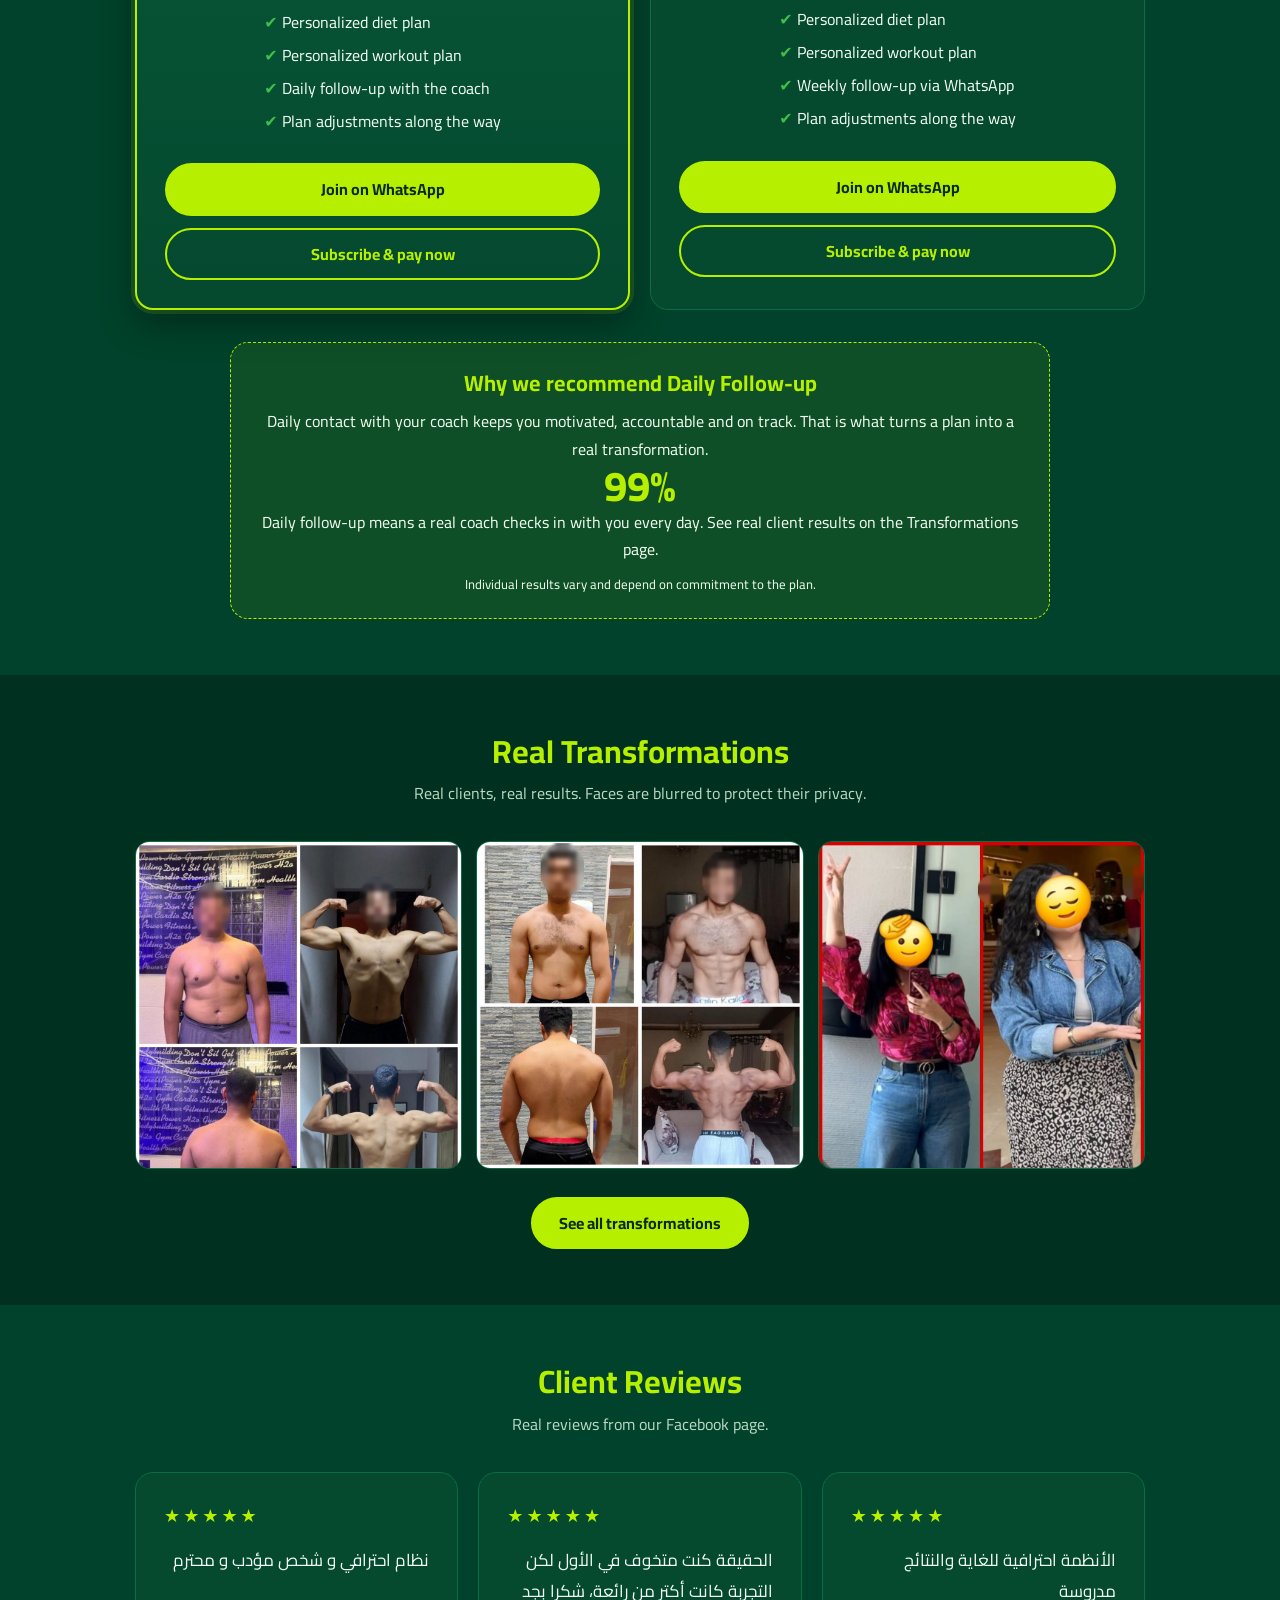
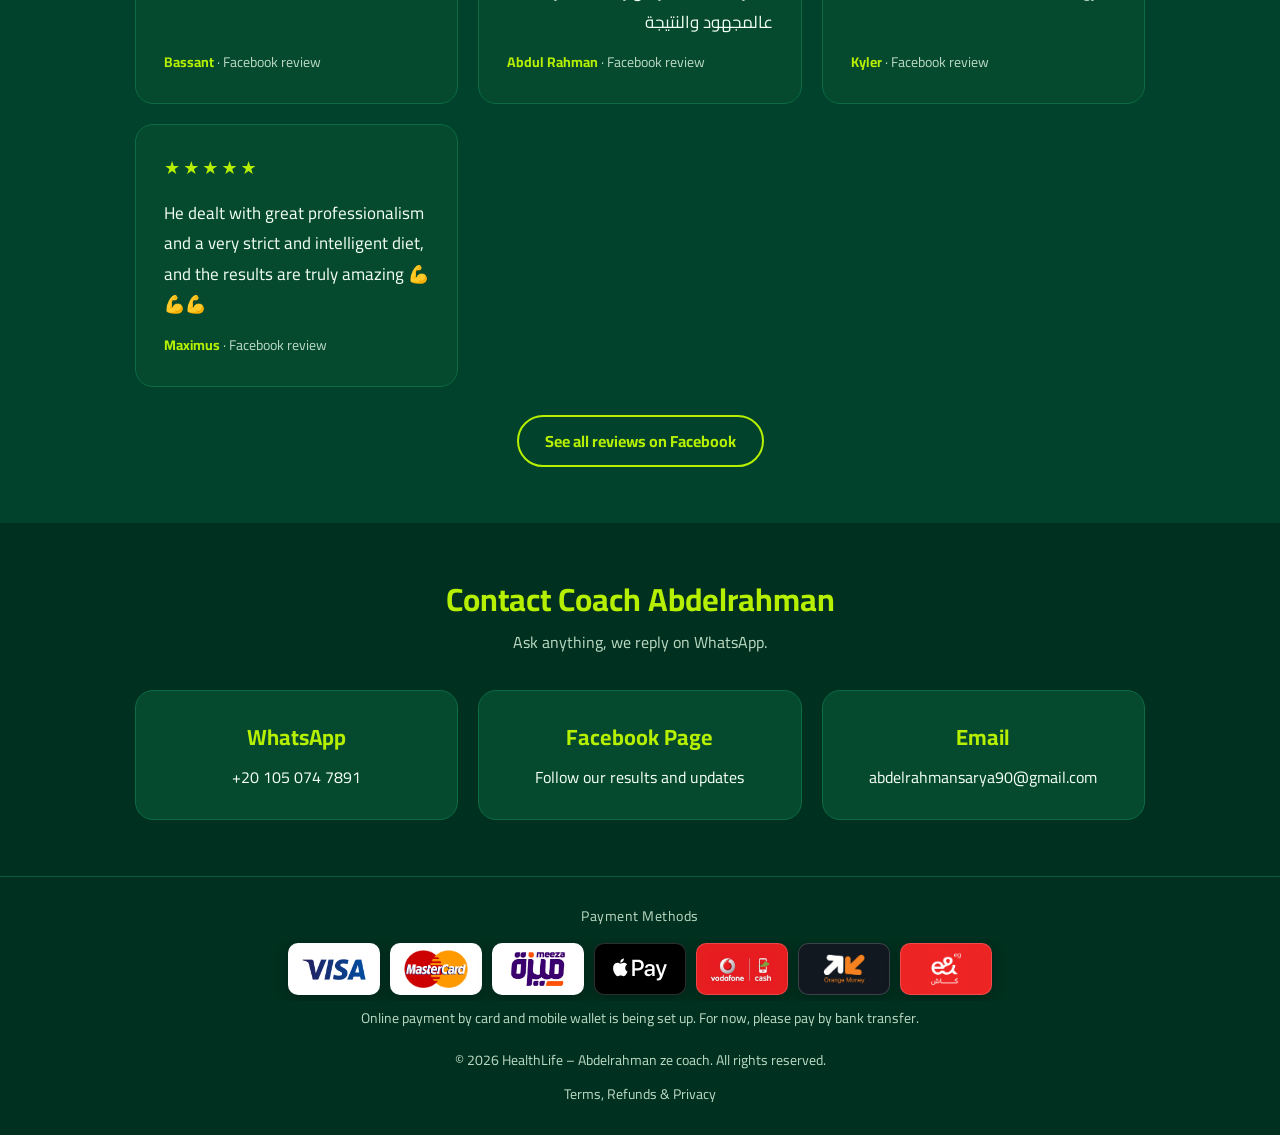
<file: index (3).html>
<!DOCTYPE html>
<html lang="en" dir="ltr">
<head>
<meta charset="utf-8">
<meta name="viewport" content="width=device-width, initial-scale=1">
<title>HealthLife | Diet &amp; Workout Coaching</title>
<meta name="description" content="HealthLife by Coach Abdelrahman: personalized diet plan and workout plan with daily or weekly WhatsApp follow-up.">
<link rel="icon" href="logo.png">
<link rel="preconnect" href="https://fonts.googleapis.com">
<link href="https://fonts.googleapis.com/css2?family=Cairo:wght@400;600;700;800&display=swap" rel="stylesheet">
<link rel="stylesheet" href="style.css?v=3">
<style id="pm-inline">
/* payment methods */
.pm{max-width:760px;margin:0 auto}
.pm-group{margin-bottom:26px}
.pm-label{display:flex;align-items:center;gap:10px;font-weight:700;margin-bottom:12px}
.pm-label .dot{width:10px;height:10px;border-radius:50%;background:var(--green);flex:none}
.pm-label.soon .dot{background:#f5c542}
.pm-row{display:flex;flex-wrap:wrap;gap:10px}
.pm-pill{padding:10px 18px;border-radius:12px;border:1px solid var(--line);background:var(--card);font-weight:600}
.pm-pill.on{border-color:var(--lime);color:var(--lime)}
.pm-pill.off{opacity:.75;border-style:dashed;color:var(--muted)}
.pm-note{color:var(--muted);font-size:14px;margin-top:10px}

.pm-logos{display:grid;grid-template-columns:repeat(auto-fill,minmax(130px,1fr));gap:16px}
.pm-item{margin:0;text-align:center}
.pm-logo{display:flex;align-items:center;justify-content:center;height:84px;border-radius:14px;padding:12px 16px;border:1px solid rgba(255,255,255,.18);box-shadow:0 4px 14px rgba(0,0,0,.25)}
.pm-logo img{max-width:100%;max-height:100%;width:auto;height:auto;object-fit:contain}
.pm-item figcaption{margin-top:8px;font-size:13px;color:var(--muted)}

.pm-bottom{padding:40px 0}
.pm-strip{display:flex;flex-wrap:nowrap;gap:14px;justify-content:center;overflow-x:auto;padding:4px 2px 10px}
.pm-strip .pm-item{flex:0 0 118px}
.pm-strip .pm-logo{height:64px;padding:8px 12px}
@media(max-width:900px){.pm-strip{justify-content:flex-start}}

.pm-footer{margin-bottom:6px}
.pm-foot-label{color:var(--muted);font-size:14px;margin-bottom:10px;letter-spacing:.5px}
.pm-mini{gap:10px;padding-bottom:6px}
.pm-mini .pm-item{flex:0 0 92px}
.pm-mini .pm-logo{height:52px;padding:6px 10px;border-radius:10px}
</style>
</head>
<body data-page="home">

<header>
  <nav>
    <a class="brand" href="index.html"><img src="logo.png" alt="HealthLife logo" onerror="this.style.display='none'">HEALTHLIFE</a>
    <ul>
      <li><a href="index.html" data-i18n="nav_home" class="active">Home</a></li>
      <li><a href="index.html#packages" data-i18n="nav_packages">Packages</a></li>
      <li><a href="transformations.html" data-i18n="nav_results">Transformations</a></li>
      <li><a href="payment.html" data-i18n="nav_pay">Payment</a></li>
      <li><a href="index.html#contact" data-i18n="nav_contact">Contact</a></li>
    </ul>
    <button class="lang" id="langBtn" type="button" aria-label="Change language">العربية</button>
  </nav>
</header>

<div class="hero" id="top">
  <img src="logo.png" alt="HealthLife - Abdelrahman ze coach" onerror="this.style.display='none'">
  <h1>HEALTHLIFE</h1>
  <p data-i18n="hero_p">Your personalized diet plan and workout plan, with real follow-up from Coach Abdelrahman, so you actually reach your goal.</p>
  <div class="btns">
    <a class="btn primary" data-wa="hero" href="#" target="_blank" rel="noopener" data-i18n="hero_wa">Chat on WhatsApp</a>
    <a class="btn ghost" href="#packages" data-i18n="hero_pk">See Packages</a>
  </div>
</div>

<section id="program">
  <div class="wrap">
    <h2 data-i18n="prog_h">The Program</h2>
    <p class="sub" data-i18n="prog_sub">Everything you need, built around your body and your schedule.</p>
    <div class="grid">
      <div class="card">
        <h3 data-i18n="diet_h">🥗 Diet Plan</h3>
        <p data-i18n="diet_p">A meal plan made for your goal, your food preferences and your lifestyle.</p>
        <ul><li data-i18n="diet_1">Fat loss, muscle gain or maintenance</li><li data-i18n="diet_2">Easy, realistic meals</li><li data-i18n="diet_3">Adjusted as your body changes</li></ul>
      </div>
      <div class="card">
        <h3 data-i18n="work_h">🏋️ Workout Plan</h3>
        <p data-i18n="work_p">A training program that fits your level and where you train, gym or home.</p>
        <ul><li data-i18n="work_1">Clear weekly schedule</li><li data-i18n="work_2">Progressive overload</li><li data-i18n="work_3">Updated to keep results coming</li></ul>
      </div>
      <div class="card">
        <h3 data-i18n="fol_h">📲 Coach Follow-up</h3>
        <p data-i18n="fol_p">You are never alone: questions, check-ins and adjustments go through WhatsApp.</p>
        <ul><li data-i18n="fol_1">Daily or weekly follow-up</li><li data-i18n="fol_2">Progress tracking</li><li data-i18n="fol_3">Motivation and accountability</li></ul>
      </div>
    </div>
  </div>
</section>

<section id="packages" class="alt">
  <div class="wrap">
    <h2 data-i18n="pk_h">3-Month Packages</h2>
    <p class="sub" data-i18n="pk_sub">Limited-time discounted prices. Both packages include the full diet plan and workout plan.</p>
    <div class="grid">
      <div class="card plan best">
        <span class="tag" data-i18n="pk1_tag">⭐ RECOMMENDED</span>
        <h3 data-i18n="pk1_h">Daily Follow-up</h3>
        <div class="old">$375</div>
        <div class="price">$250</div>
        <div class="dur" data-i18n="pk_dur">for 3 months</div>
        <ul>
          <li data-i18n="pk_l1">Personalized diet plan</li>
          <li data-i18n="pk_l2">Personalized workout plan</li>
          <li data-i18n="pk1_l3">Daily follow-up with the coach</li>
          <li data-i18n="pk_l4">Plan adjustments along the way</li>
        </ul>
        <div class="btns">
          <a class="btn primary" data-wa="daily" href="#" target="_blank" rel="noopener" data-i18n="pk_join">Join on WhatsApp</a>
          <a class="btn ghost" href="payment.html?plan=daily" data-i18n="pk_pay">Pay by bank transfer</a>
        </div>
      </div>
      <div class="card plan">
        <span class="tag" data-i18n="pk2_tag">GREAT VALUE</span>
        <h3 data-i18n="pk2_h">Weekly Follow-up</h3>
        <div class="old">$250</div>
        <div class="price">$100</div>
        <div class="dur" data-i18n="pk_dur">for 3 months</div>
        <ul>
          <li data-i18n="pk_l1">Personalized diet plan</li>
          <li data-i18n="pk_l2">Personalized workout plan</li>
          <li data-i18n="pk2_l3">Weekly follow-up via WhatsApp</li>
          <li data-i18n="pk_l4">Plan adjustments along the way</li>
        </ul>
        <div class="btns">
          <a class="btn primary" data-wa="weekly" href="#" target="_blank" rel="noopener" data-i18n="pk_join">Join on WhatsApp</a>
          <a class="btn ghost" href="payment.html?plan=weekly" data-i18n="pk_pay">Pay by bank transfer</a>
        </div>
      </div>
    </div>

    <div class="why">
      <h3 data-i18n="why_h">Why we recommend Daily Follow-up</h3>
      <p data-i18n="why_p">Daily contact with your coach keeps you motivated, accountable and on track. That is what turns a plan into a real transformation.</p>
      <div class="big">99%</div>
      <p data-i18n="why_stat_t">of clients on the Daily Follow-up package reached their transformation goal</p>
      <p class="fine" data-i18n="why_fine">Individual results vary and depend on commitment to the plan.</p>
    </div>
  </div>
</section>

<section id="results">
  <div class="wrap">
    <h2 data-i18n="tr_h">Real Transformations</h2>
    <p class="sub" data-i18n="tr_sub">Real clients, real results. Faces are blurred to protect their privacy.</p>
    <div class="preview">
      <a href="transformations.html"><img src="transform-1.jpg" alt="Client transformation"></a>
      <a href="transformations.html"><img src="transform-3.jpg" alt="Client transformation"></a>
      <a href="transformations.html"><img src="transform-6.jpg" alt="Client transformation"></a>
    </div>
    <div class="rv-more"><a class="btn primary" href="transformations.html" data-i18n="tr_more">See all transformations</a></div>
  </div>
</section>

<section id="reviews" class="alt">
  <div class="wrap">
    <h2 data-i18n="rv_h">Client Reviews</h2>
    <p class="sub" data-i18n="rv_sub">Real reviews from our Facebook page.</p>
    <div class="grid">
      <div class="card rv-card">
        <div class="stars">★★★★★</div>
        <blockquote lang="ar" dir="rtl">نظام احترافي و شخص مؤدب و محترم</blockquote>
        <div class="who"><b>Bassant</b> · <span data-i18n="rv_src">Facebook review</span></div>
      </div>
      <div class="card rv-card">
        <div class="stars">★★★★★</div>
        <blockquote lang="ar" dir="rtl">الحقيقة كنت متخوف في الأول لكن التجربة كانت أكتر من رائعة، شكرا بجد عالمجهود والنتيجة</blockquote>
        <div class="who"><b>Abdul Rahman</b> · <span data-i18n="rv_src">Facebook review</span></div>
      </div>
      <div class="card rv-card">
        <div class="stars">★★★★★</div>
        <blockquote lang="ar" dir="rtl">الأنظمة احترافية للغاية والنتائج مدروسة</blockquote>
        <div class="who"><b>Kyler</b> · <span data-i18n="rv_src">Facebook review</span></div>
      </div>
      <div class="card rv-card">
        <div class="stars">★★★★★</div>
        <blockquote lang="en" dir="ltr">He dealt with great professionalism and a very strict and intelligent diet, and the results are truly amazing 💪💪💪</blockquote>
        <div class="who"><b>Maximus</b> · <span data-i18n="rv_src">Facebook review</span></div>
      </div>
    </div>
    <div class="rv-more">
      <a class="btn ghost" href="https://www.facebook.com/profile.php?id=100091534885982" target="_blank" rel="noopener" data-i18n="rv_more">See all reviews on Facebook</a>
    </div>
  </div>
</section>

<section id="contact">
  <div class="wrap contact">
    <h2 data-i18n="ct_h">Contact Coach Abdelrahman</h2>
    <p class="sub" data-i18n="ct_sub">Ask anything, we reply on WhatsApp.</p>
    <div class="grid">
      <a class="card item" data-wa="plain" href="#" target="_blank" rel="noopener"><h3 data-i18n="ct_wa">WhatsApp</h3><p class="ltr">+20 105 074 7891</p></a>
      <a class="card item" href="https://www.facebook.com/profile.php?id=100091534885982" target="_blank" rel="noopener"><h3 data-i18n="ct_fb">Facebook Page</h3><p data-i18n="ct_fb_p">Follow our results and updates</p></a>
      <a class="card item" href="mailto:abdelrahmansarya90@gmail.com"><h3 data-i18n="ct_em">Email</h3><p class="ltr">abdelrahmansarya90@gmail.com</p></a>
    </div>
  </div>
</section>

<footer>
  <div class="pm-footer">
    <div class="pm-foot-label" data-i18n="pm_h">Payment Methods</div>
    <div class="pm-strip pm-mini">
          <figure class="pm-item"><span class="pm-logo" style="background:#ffffff"><img src="pay-visa.png" alt="Visa" loading="lazy"></span></figure>
          <figure class="pm-item"><span class="pm-logo" style="background:#ffffff"><img src="pay-mastercard.png" alt="Mastercard" loading="lazy"></span></figure>
          <figure class="pm-item"><span class="pm-logo" style="background:#ffffff"><img src="pay-meeza.png" alt="Meeza" loading="lazy"></span></figure>
          <figure class="pm-item"><span class="pm-logo" style="background:#000000"><img src="pay-applepay.svg" alt="Apple Pay" loading="lazy"></span></figure>
          <figure class="pm-item"><span class="pm-logo" style="background:#e61e20"><img src="pay-vodafone.png" alt="Vodafone Cash" loading="lazy"></span></figure>
          <figure class="pm-item"><span class="pm-logo" style="background:#111820"><img src="pay-orange.png" alt="Orange Cash" loading="lazy"></span></figure>
          <figure class="pm-item"><span class="pm-logo" style="background:#ec2424"><img src="pay-etisalat.png" alt="Etisalat Cash (e&amp;)" loading="lazy"></span></figure>
        </div>
    <p class="pm-note" style="margin:6px 0 18px" data-i18n="pm_note">Online payment by card and mobile wallet is being set up. For now, please pay by bank transfer.</p>
  </div>
  <div>© <span id="yr"></span> HealthLife – Abdelrahman ze coach. <span data-i18n="rights">All rights reserved.</span></div>
</footer>

<a class="wa-float" data-wa="plain" href="#" target="_blank" rel="noopener" aria-label="WhatsApp">
  <svg viewBox="0 0 32 32"><path d="M16 3C8.8 3 3 8.7 3 15.8c0 2.5.7 4.8 2 6.8L3 29l6.6-2c1.9 1 4 1.6 6.3 1.6 7.2 0 13-5.700 13-12.800S23.200 3 16 3zm0 23.300c-2 0-3.900-.6-5.500-1.600l-.4-.2-3.900 1.100 1.100-3.800-.3-.4a10.200 10.200 0 0 1-1.600-5.500C5.400 10.200 10.100 5.600 16 5.600s10.600 4.600 10.600 10.300S21.900 26.300 16 26.300zm5.800-7.600c-.3-.2-1.900-.9-2.200-1-.3-.1-.5-.2-.7.200-.2.300-.8 1-1 1.200-.2.200-.4.200-.7.100-.3-.2-1.400-.5-2.600-1.600-1-.9-1.600-1.900-1.800-2.200-.2-.3 0-.5.100-.7l.5-.6c.2-.2.200-.3.300-.5.100-.2.100-.4 0-.6l-1-2.300c-.2-.6-.5-.5-.7-.5h-.6c-.2 0-.6.100-.9.400-.3.300-1.200 1.100-1.200 2.800s1.200 3.200 1.400 3.500c.2.200 2.400 3.700 5.800 5.100 3.400 1.400 3.400.9 4 .9.600-.1 1.900-.8 2.200-1.500.3-.8.300-1.400.2-1.500-.1-.2-.3-.3-.6-.4z"/></svg>
</a>

<script src="site.js"></script>
</body>
</html>
</file>
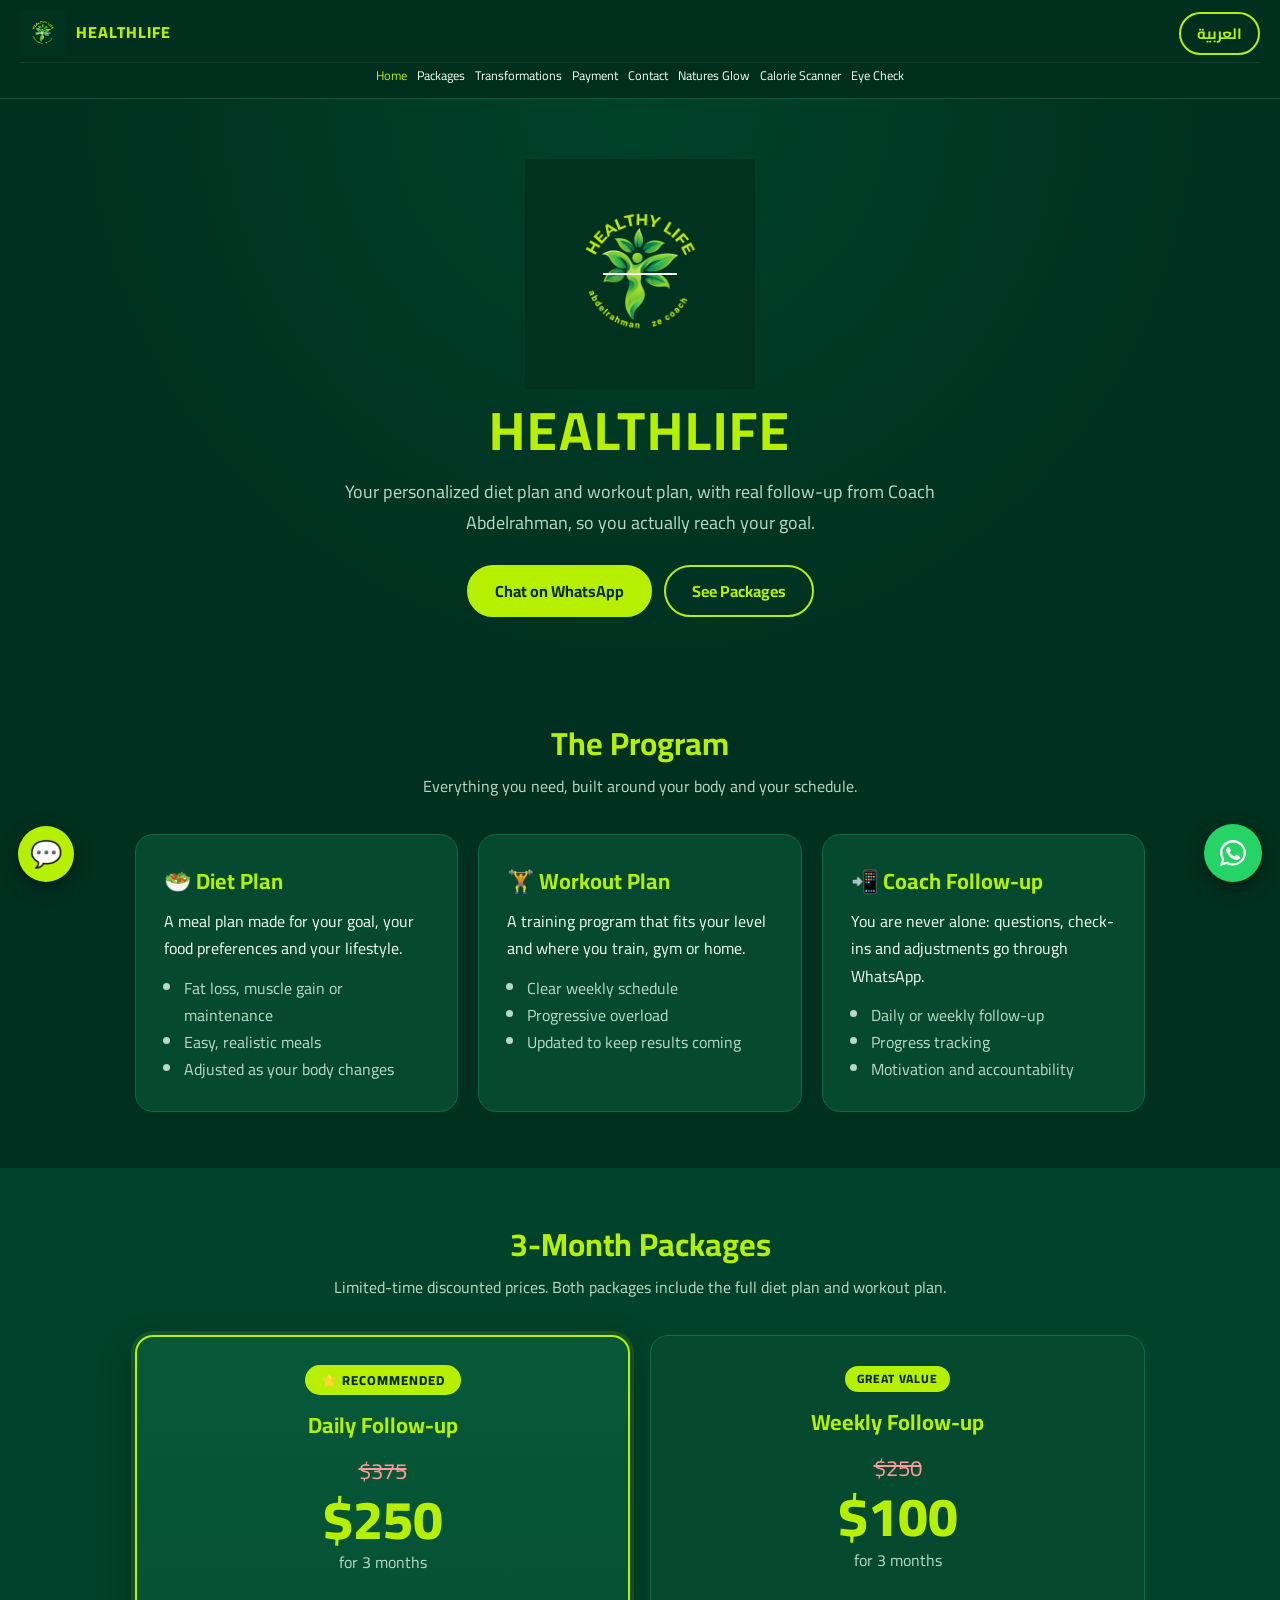
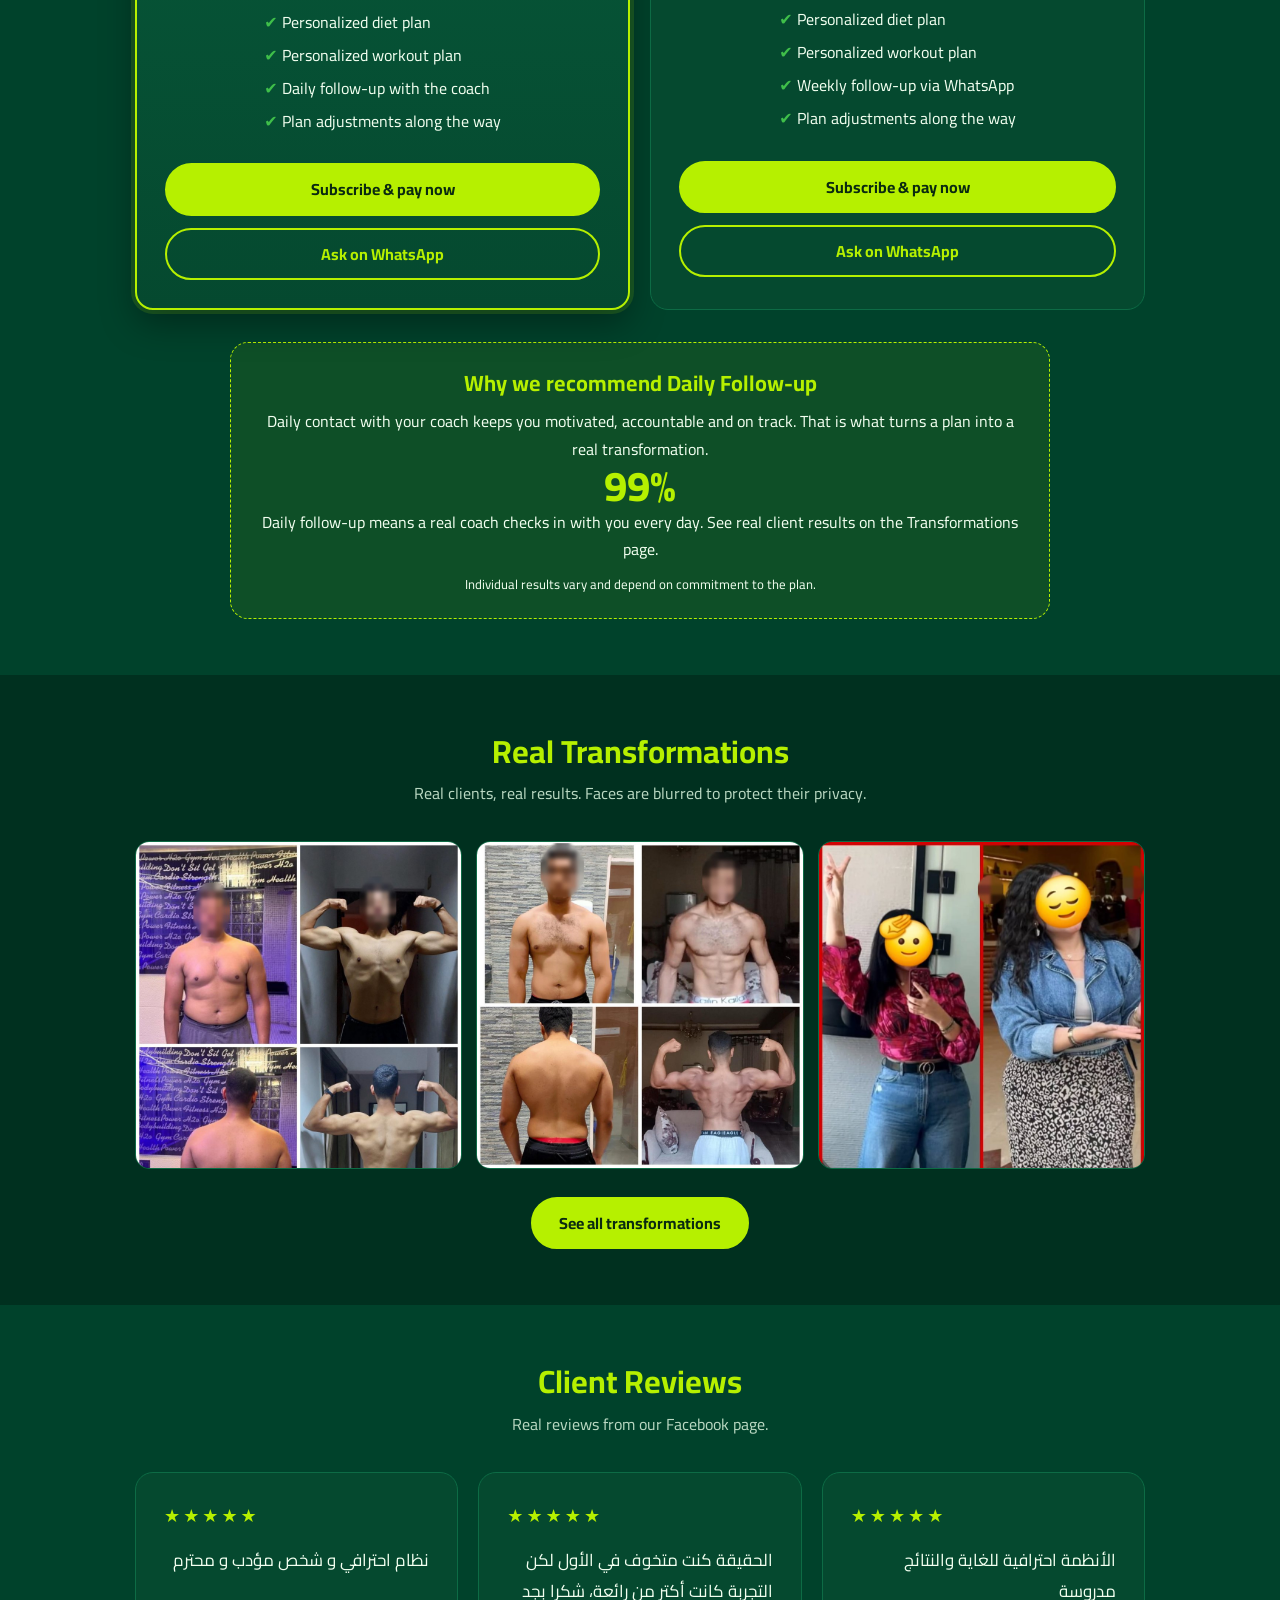
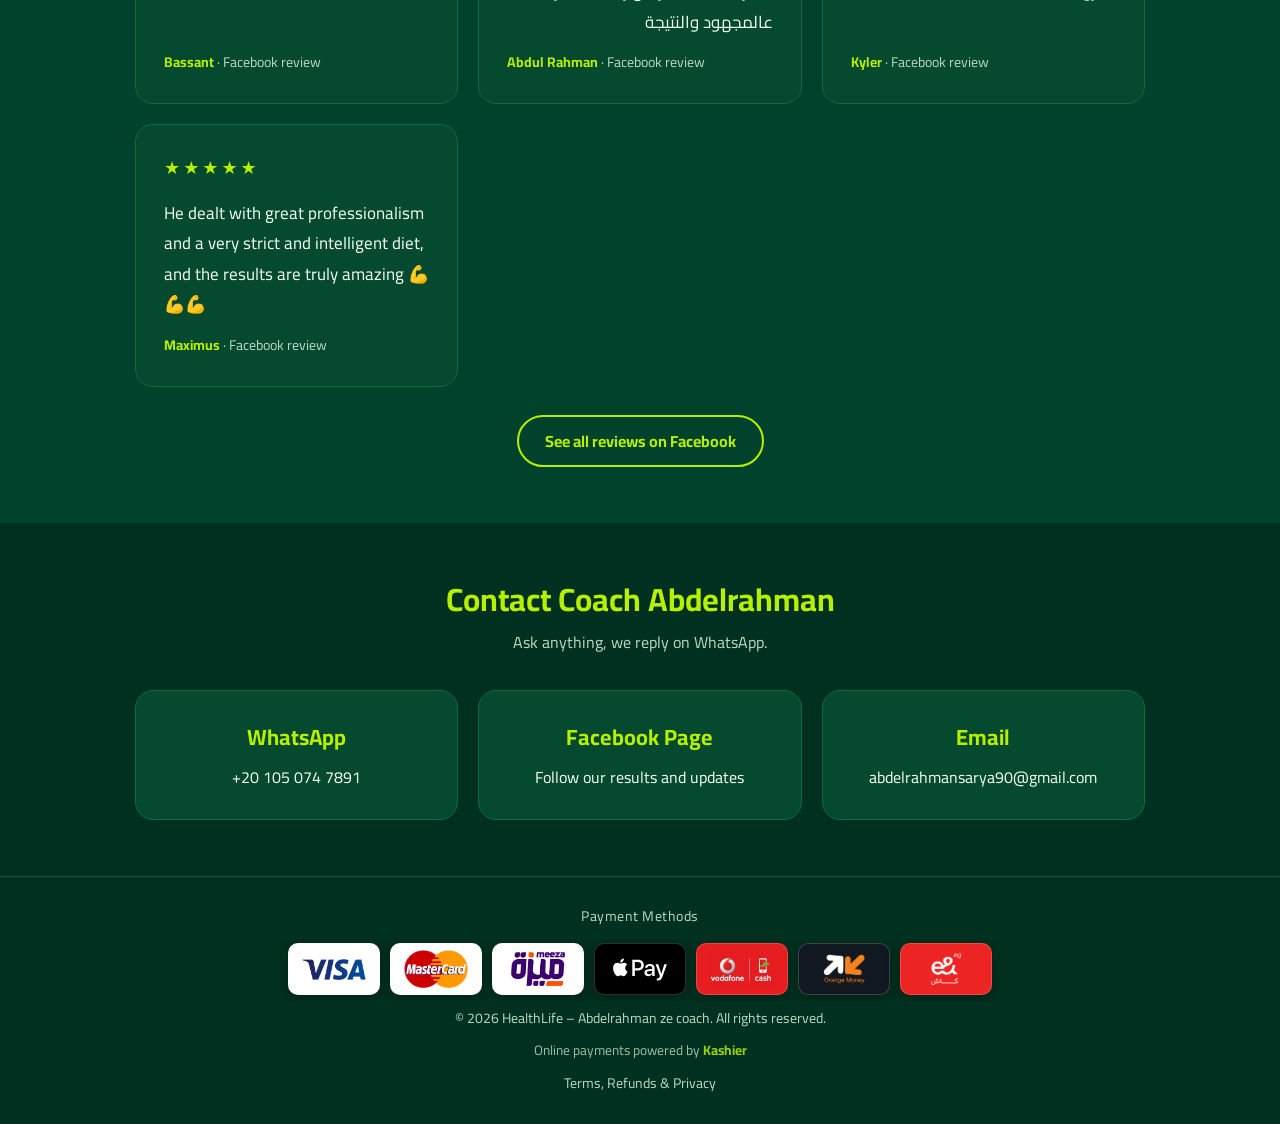
<file: index (4).html>
<!DOCTYPE html>
<html lang="en" dir="ltr">
<head>
<meta charset="utf-8">
<meta name="viewport" content="width=device-width, initial-scale=1">
<title>HealthLife | Diet &amp; Workout Coaching</title>
<meta name="description" content="HealthLife by Coach Abdelrahman: personalized diet plan and workout plan with daily or weekly WhatsApp follow-up.">
<link rel="icon" href="logo.png">
<link rel="preconnect" href="https://fonts.googleapis.com">
<link href="https://fonts.googleapis.com/css2?family=Cairo:wght@400;600;700;800&display=swap" rel="stylesheet">
<link rel="stylesheet" href="style.css?v=3">
<style id="pm-inline">
/* payment methods */
.pm{max-width:760px;margin:0 auto}
.pm-group{margin-bottom:26px}
.pm-label{display:flex;align-items:center;gap:10px;font-weight:700;margin-bottom:12px}
.pm-label .dot{width:10px;height:10px;border-radius:50%;background:var(--green);flex:none}
.pm-label.soon .dot{background:#f5c542}
.pm-row{display:flex;flex-wrap:wrap;gap:10px}
.pm-pill{padding:10px 18px;border-radius:12px;border:1px solid var(--line);background:var(--card);font-weight:600}
.pm-pill.on{border-color:var(--lime);color:var(--lime)}
.pm-pill.off{opacity:.75;border-style:dashed;color:var(--muted)}
.pm-note{color:var(--muted);font-size:14px;margin-top:10px}

.pm-logos{display:grid;grid-template-columns:repeat(auto-fill,minmax(130px,1fr));gap:16px}
.pm-item{margin:0;text-align:center}
.pm-logo{display:flex;align-items:center;justify-content:center;height:84px;border-radius:14px;padding:12px 16px;border:1px solid rgba(255,255,255,.18);box-shadow:0 4px 14px rgba(0,0,0,.25)}
.pm-logo img{max-width:100%;max-height:100%;width:auto;height:auto;object-fit:contain}
.pm-item figcaption{margin-top:8px;font-size:13px;color:var(--muted)}

.pm-bottom{padding:40px 0}
.pm-strip{display:flex;flex-wrap:nowrap;gap:14px;justify-content:center;overflow-x:auto;padding:4px 2px 10px}
.pm-strip .pm-item{flex:0 0 118px}
.pm-strip .pm-logo{height:64px;padding:8px 12px}
@media(max-width:900px){.pm-strip{justify-content:flex-start}}

.pm-footer{margin-bottom:6px}
.pm-foot-label{color:var(--muted);font-size:14px;margin-bottom:10px;letter-spacing:.5px}
.pm-mini{gap:10px;padding-bottom:6px}
.pm-mini .pm-item{flex:0 0 92px}
.pm-mini .pm-logo{height:52px;padding:6px 10px;border-radius:10px}
</style>
</head>
<body data-page="home">

<header>
  <nav>
    <a class="brand" href="index.html"><img src="logo.png" alt="HealthLife logo" onerror="this.style.display='none'">HEALTHLIFE</a>
    <ul>
      <li><a href="index.html" data-i18n="nav_home" class="active">Home</a></li>
      <li><a href="index.html#packages" data-i18n="nav_packages">Packages</a></li>
      <li><a href="transformations.html" data-i18n="nav_results">Transformations</a></li>
      <li><a href="payment.html" data-i18n="nav_pay">Payment</a></li>
      <li><a href="index.html#contact" data-i18n="nav_contact">Contact</a></li>
    </ul>
    <button class="lang" id="langBtn" type="button" aria-label="Change language">العربية</button>
  </nav>
</header>

<div class="hero" id="top">
  <img src="logo.png" alt="HealthLife - Abdelrahman ze coach" onerror="this.style.display='none'">
  <h1>HEALTHLIFE</h1>
  <p data-i18n="hero_p">Your personalized diet plan and workout plan, with real follow-up from Coach Abdelrahman, so you actually reach your goal.</p>
  <div class="btns">
    <a class="btn primary" data-wa="hero" href="#" target="_blank" rel="noopener" data-i18n="hero_wa">Chat on WhatsApp</a>
    <a class="btn ghost" href="#packages" data-i18n="hero_pk">See Packages</a>
  </div>
</div>

<section id="program">
  <div class="wrap">
    <h2 data-i18n="prog_h">The Program</h2>
    <p class="sub" data-i18n="prog_sub">Everything you need, built around your body and your schedule.</p>
    <div class="grid">
      <div class="card">
        <h3 data-i18n="diet_h">🥗 Diet Plan</h3>
        <p data-i18n="diet_p">A meal plan made for your goal, your food preferences and your lifestyle.</p>
        <ul><li data-i18n="diet_1">Fat loss, muscle gain or maintenance</li><li data-i18n="diet_2">Easy, realistic meals</li><li data-i18n="diet_3">Adjusted as your body changes</li></ul>
      </div>
      <div class="card">
        <h3 data-i18n="work_h">🏋️ Workout Plan</h3>
        <p data-i18n="work_p">A training program that fits your level and where you train, gym or home.</p>
        <ul><li data-i18n="work_1">Clear weekly schedule</li><li data-i18n="work_2">Progressive overload</li><li data-i18n="work_3">Updated to keep results coming</li></ul>
      </div>
      <div class="card">
        <h3 data-i18n="fol_h">📲 Coach Follow-up</h3>
        <p data-i18n="fol_p">You are never alone: questions, check-ins and adjustments go through WhatsApp.</p>
        <ul><li data-i18n="fol_1">Daily or weekly follow-up</li><li data-i18n="fol_2">Progress tracking</li><li data-i18n="fol_3">Motivation and accountability</li></ul>
      </div>
    </div>
  </div>
</section>

<section id="packages" class="alt">
  <div class="wrap">
    <h2 data-i18n="pk_h">3-Month Packages</h2>
    <p class="sub" data-i18n="pk_sub">Limited-time discounted prices. Both packages include the full diet plan and workout plan.</p>
    <div class="grid">
      <div class="card plan best" data-plan="daily">
        <span class="tag" data-i18n="pk1_tag">⭐ RECOMMENDED</span>
        <h3 data-i18n="pk1_h">Daily Follow-up</h3>
        <div class="old">$375</div>
        <div class="price">$250</div>
        <div class="dur" data-i18n="pk_dur">for 3 months</div>
        <ul>
          <li data-i18n="pk_l1">Personalized diet plan</li>
          <li data-i18n="pk_l2">Personalized workout plan</li>
          <li data-i18n="pk1_l3">Daily follow-up with the coach</li>
          <li data-i18n="pk_l4">Plan adjustments along the way</li>
        </ul>
        <div class="btns">
          <a class="btn primary" href="payment.html?plan=daily" data-i18n="pk_pay">Subscribe &amp; pay now</a>
          <a class="btn ghost" data-wa="daily" href="#" target="_blank" rel="noopener" data-i18n="pk_ask">Ask on WhatsApp</a>
        </div>
      </div>
      <div class="card plan" data-plan="weekly">
        <span class="tag" data-i18n="pk2_tag">GREAT VALUE</span>
        <h3 data-i18n="pk2_h">Weekly Follow-up</h3>
        <div class="old">$250</div>
        <div class="price">$100</div>
        <div class="dur" data-i18n="pk_dur">for 3 months</div>
        <ul>
          <li data-i18n="pk_l1">Personalized diet plan</li>
          <li data-i18n="pk_l2">Personalized workout plan</li>
          <li data-i18n="pk2_l3">Weekly follow-up via WhatsApp</li>
          <li data-i18n="pk_l4">Plan adjustments along the way</li>
        </ul>
        <div class="btns">
          <a class="btn primary" href="payment.html?plan=weekly" data-i18n="pk_pay">Subscribe &amp; pay now</a>
          <a class="btn ghost" data-wa="weekly" href="#" target="_blank" rel="noopener" data-i18n="pk_ask">Ask on WhatsApp</a>
        </div>
      </div>
    </div>

    <div class="why">
      <h3 data-i18n="why_h">Why we recommend Daily Follow-up</h3>
      <p data-i18n="why_p">Daily contact with your coach keeps you motivated, accountable and on track. That is what turns a plan into a real transformation.</p>
      <div class="big">99%</div>
      <p data-i18n="why_stat_t">of clients on the Daily Follow-up package reached their transformation goal</p>
      <p class="fine" data-i18n="why_fine">Individual results vary and depend on commitment to the plan.</p>
    </div>
  </div>
</section>

<section id="results">
  <div class="wrap">
    <h2 data-i18n="tr_h">Real Transformations</h2>
    <p class="sub" data-i18n="tr_sub">Real clients, real results. Faces are blurred to protect their privacy.</p>
    <div class="preview">
      <a href="transformations.html"><img src="transform-1.jpg" alt="Client transformation"></a>
      <a href="transformations.html"><img src="transform-3.jpg" alt="Client transformation"></a>
      <a href="transformations.html"><img src="transform-6.jpg" alt="Client transformation"></a>
    </div>
    <div class="rv-more"><a class="btn primary" href="transformations.html" data-i18n="tr_more">See all transformations</a></div>
  </div>
</section>

<section id="reviews" class="alt">
  <div class="wrap">
    <h2 data-i18n="rv_h">Client Reviews</h2>
    <p class="sub" data-i18n="rv_sub">Real reviews from our Facebook page.</p>
    <div class="grid">
      <div class="card rv-card">
        <div class="stars">★★★★★</div>
        <blockquote lang="ar" dir="rtl">نظام احترافي و شخص مؤدب و محترم</blockquote>
        <div class="who"><b>Bassant</b> · <span data-i18n="rv_src">Facebook review</span></div>
      </div>
      <div class="card rv-card">
        <div class="stars">★★★★★</div>
        <blockquote lang="ar" dir="rtl">الحقيقة كنت متخوف في الأول لكن التجربة كانت أكتر من رائعة، شكرا بجد عالمجهود والنتيجة</blockquote>
        <div class="who"><b>Abdul Rahman</b> · <span data-i18n="rv_src">Facebook review</span></div>
      </div>
      <div class="card rv-card">
        <div class="stars">★★★★★</div>
        <blockquote lang="ar" dir="rtl">الأنظمة احترافية للغاية والنتائج مدروسة</blockquote>
        <div class="who"><b>Kyler</b> · <span data-i18n="rv_src">Facebook review</span></div>
      </div>
      <div class="card rv-card">
        <div class="stars">★★★★★</div>
        <blockquote lang="en" dir="ltr">He dealt with great professionalism and a very strict and intelligent diet, and the results are truly amazing 💪💪💪</blockquote>
        <div class="who"><b>Maximus</b> · <span data-i18n="rv_src">Facebook review</span></div>
      </div>
    </div>
    <div class="rv-more">
      <a class="btn ghost" href="https://www.facebook.com/profile.php?id=100091534885982" target="_blank" rel="noopener" data-i18n="rv_more">See all reviews on Facebook</a>
    </div>
  </div>
</section>

<section id="contact">
  <div class="wrap contact">
    <h2 data-i18n="ct_h">Contact Coach Abdelrahman</h2>
    <p class="sub" data-i18n="ct_sub">Ask anything, we reply on WhatsApp.</p>
    <div class="grid">
      <a class="card item" data-wa="plain" href="#" target="_blank" rel="noopener"><h3 data-i18n="ct_wa">WhatsApp</h3><p class="ltr">+20 105 074 7891</p></a>
      <a class="card item" href="https://www.facebook.com/profile.php?id=100091534885982" target="_blank" rel="noopener"><h3 data-i18n="ct_fb">Facebook Page</h3><p data-i18n="ct_fb_p">Follow our results and updates</p></a>
      <a class="card item" href="mailto:abdelrahmansarya90@gmail.com"><h3 data-i18n="ct_em">Email</h3><p class="ltr">abdelrahmansarya90@gmail.com</p></a>
    </div>
  </div>
</section>

<footer>
  <div class="pm-footer">
    <div class="pm-foot-label" data-i18n="pm_h">Payment Methods</div>
    <div class="pm-strip pm-mini">
          <figure class="pm-item"><span class="pm-logo" style="background:#ffffff"><img src="pay-visa.png" alt="Visa" loading="lazy"></span></figure>
          <figure class="pm-item"><span class="pm-logo" style="background:#ffffff"><img src="pay-mastercard.png" alt="Mastercard" loading="lazy"></span></figure>
          <figure class="pm-item"><span class="pm-logo" style="background:#ffffff"><img src="pay-meeza.png" alt="Meeza" loading="lazy"></span></figure>
          <figure class="pm-item"><span class="pm-logo" style="background:#000000"><img src="pay-applepay.svg" alt="Apple Pay" loading="lazy"></span></figure>
          <figure class="pm-item"><span class="pm-logo" style="background:#e61e20"><img src="pay-vodafone.png" alt="Vodafone Cash" loading="lazy"></span></figure>
          <figure class="pm-item"><span class="pm-logo" style="background:#111820"><img src="pay-orange.png" alt="Orange Cash" loading="lazy"></span></figure>
          <figure class="pm-item"><span class="pm-logo" style="background:#ec2424"><img src="pay-etisalat.png" alt="Etisalat Cash (e&amp;)" loading="lazy"></span></figure>
        </div>
    <p class="pm-note" style="margin:6px 0 18px" data-offline data-i18n="pm_note">Online payment by card and mobile wallet is being set up. For now, please pay by bank transfer.</p>
  </div>
  <div>© <span id="yr"></span> HealthLife – Abdelrahman ze coach. <span data-i18n="rights">All rights reserved.</span></div>
<div class="powered" data-live hidden><span data-i18n="powered">Online payments powered by</span> <a href="https://kashier.io" target="_blank" rel="noopener">Kashier</a></div></footer>

<a class="wa-float" data-wa="plain" href="#" target="_blank" rel="noopener" aria-label="WhatsApp">
  <svg viewBox="0 0 32 32"><path d="M16 3C8.8 3 3 8.7 3 15.8c0 2.5.7 4.8 2 6.8L3 29l6.6-2c1.9 1 4 1.6 6.3 1.6 7.2 0 13-5.700 13-12.800S23.200 3 16 3zm0 23.300c-2 0-3.900-.6-5.500-1.600l-.4-.2-3.900 1.100 1.100-3.800-.3-.4a10.200 10.200 0 0 1-1.600-5.500C5.400 10.200 10.100 5.600 16 5.600s10.600 4.600 10.600 10.300S21.900 26.300 16 26.300zm5.800-7.600c-.3-.2-1.900-.9-2.200-1-.3-.1-.5-.2-.7.200-.2.300-.8 1-1 1.200-.2.200-.4.200-.7.100-.3-.2-1.400-.5-2.600-1.600-1-.9-1.600-1.900-1.800-2.200-.2-.3 0-.5.100-.7l.5-.6c.2-.2.200-.3.300-.5.100-.2.100-.4 0-.6l-1-2.300c-.2-.6-.5-.5-.7-.5h-.6c-.2 0-.6.100-.9.400-.3.300-1.200 1.100-1.200 2.800s1.200 3.200 1.400 3.500c.2.200 2.400 3.700 5.800 5.100 3.400 1.400 3.400.9 4 .9.600-.1 1.900-.8 2.200-1.500.3-.8.300-1.400.2-1.500-.1-.2-.3-.3-.6-.4z"/></svg>
</a>

<script src="site.js"></script>
</body>
</html>
</file>
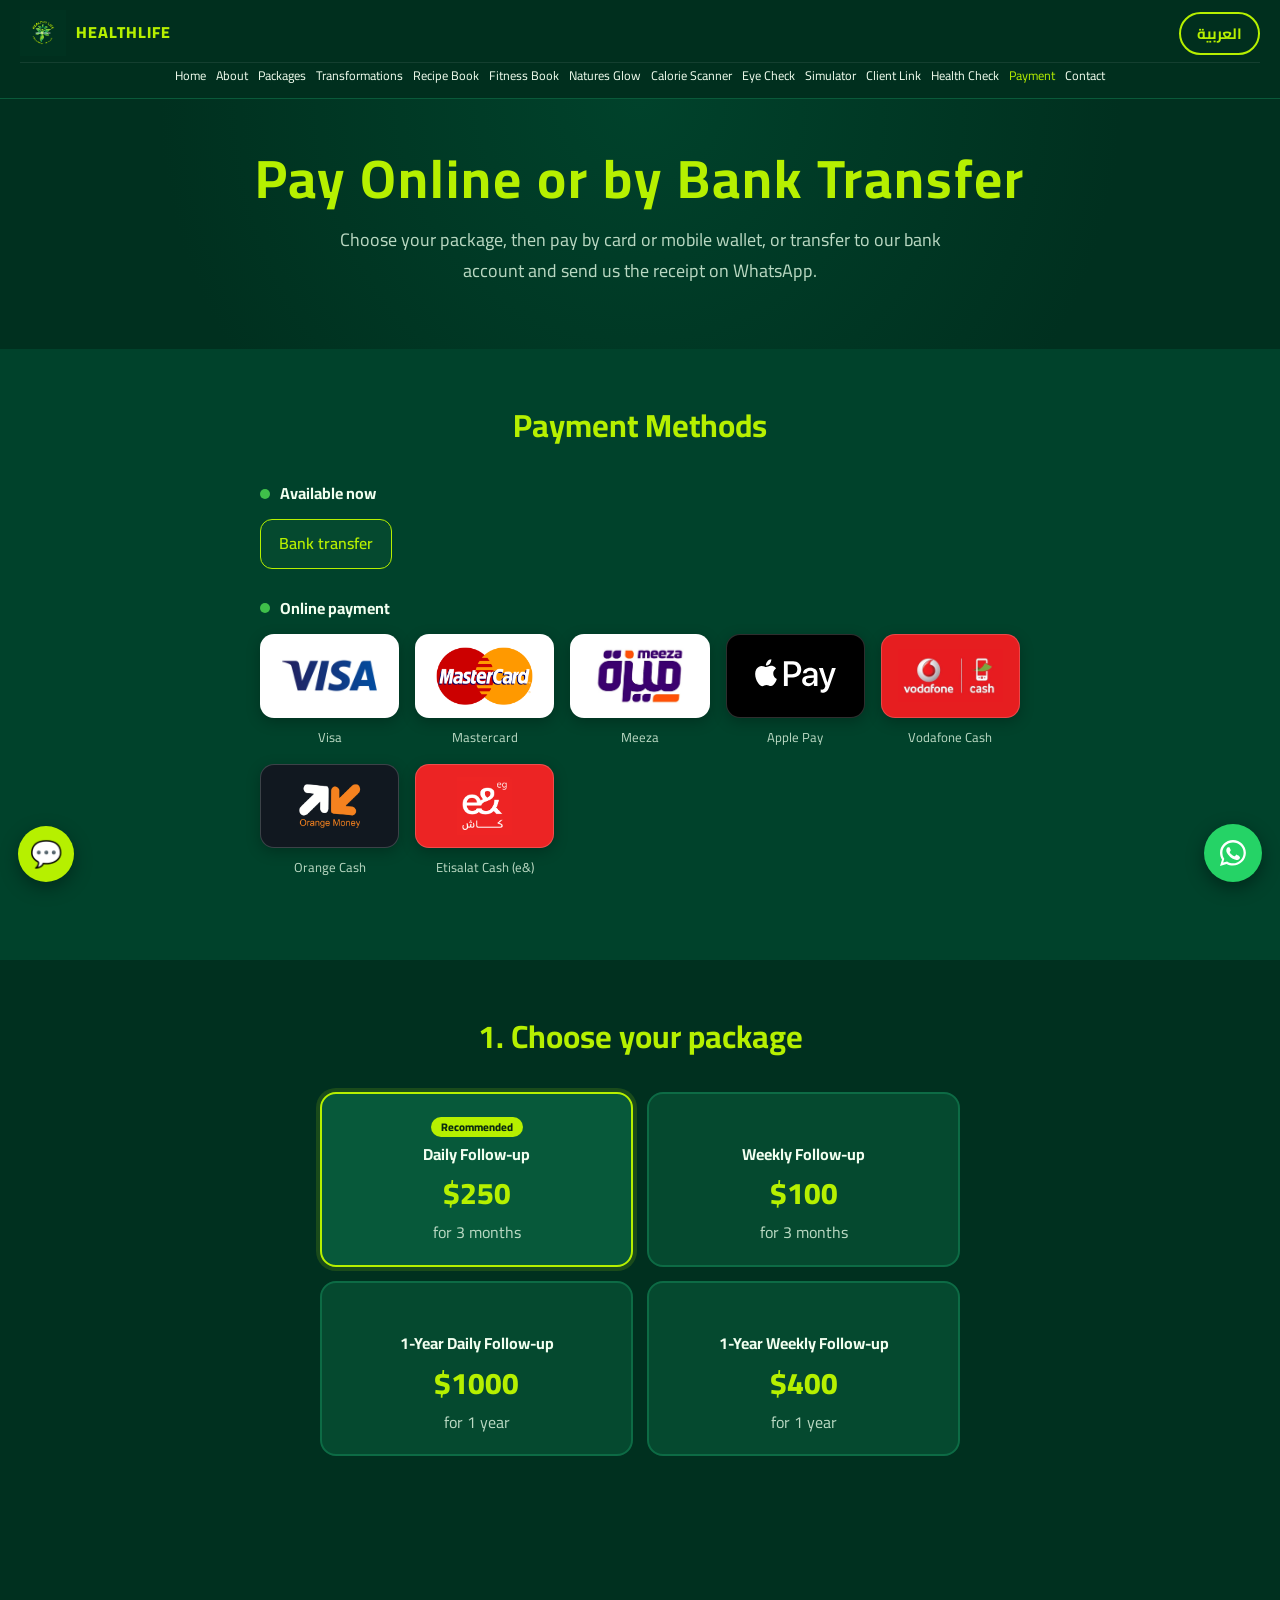
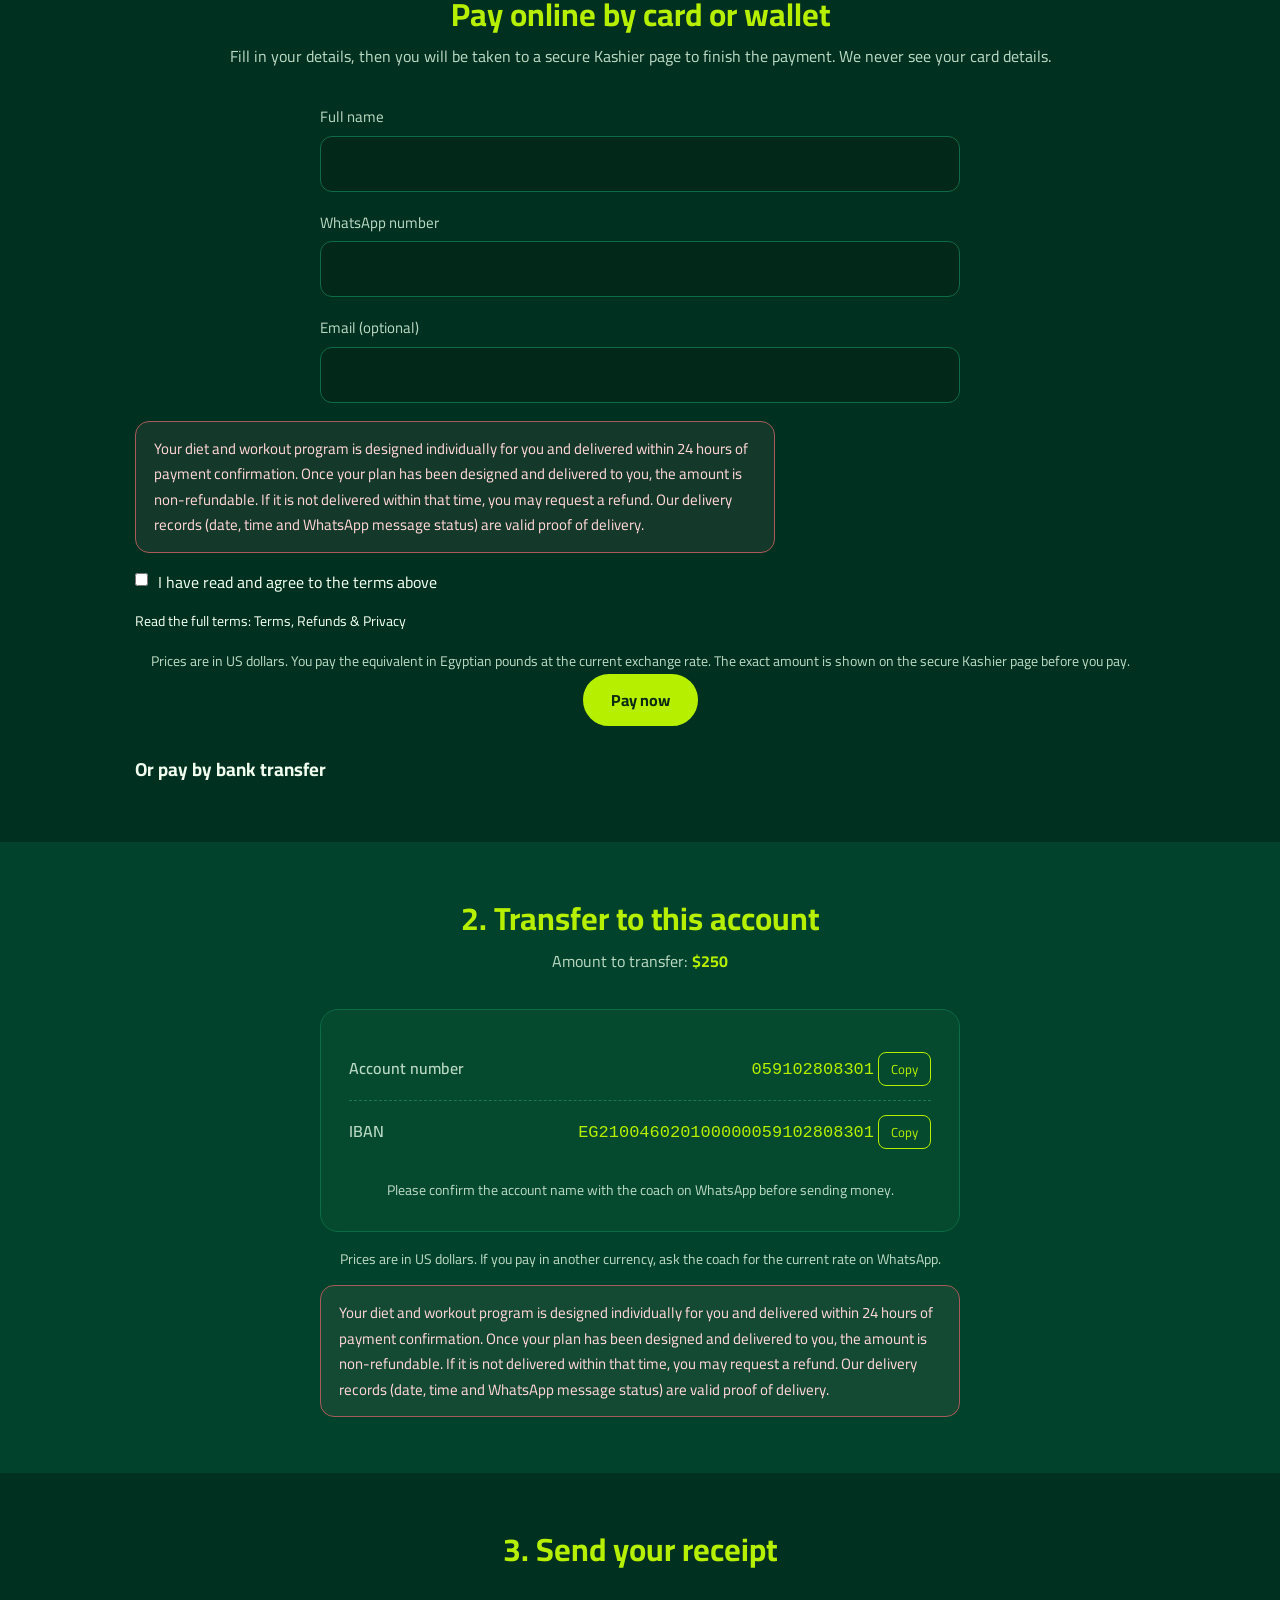
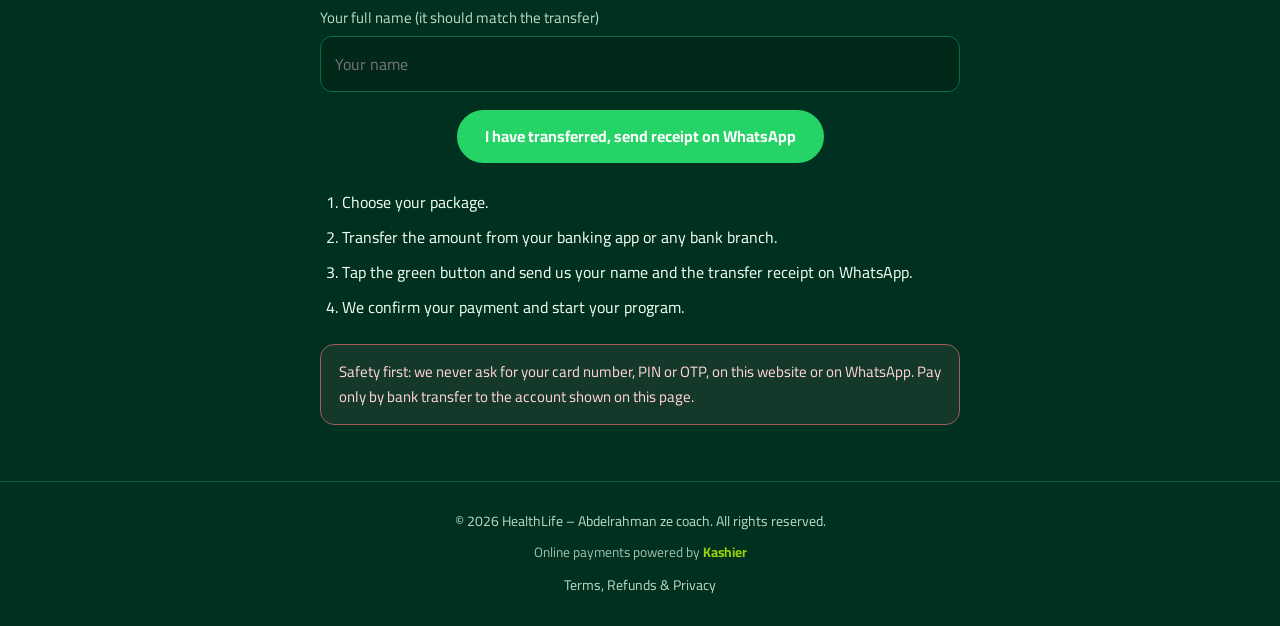
<file: payment.html>
<!DOCTYPE html>
<html lang="en" dir="ltr">
<head>
<meta charset="utf-8">
<meta name="viewport" content="width=device-width, initial-scale=1">
<title>Pay by Bank Transfer | HealthLife</title>
<meta name="description" content="Pay for your HealthLife package by bank transfer, then send the receipt on WhatsApp.">
<link rel="icon" href="logo.png">
<link rel="preconnect" href="https://fonts.googleapis.com">
<link href="https://fonts.googleapis.com/css2?family=Cairo:wght@400;600;700;800&display=swap" rel="stylesheet">
<link rel="stylesheet" href="style.css?v=3">
<style id="pm-inline">
/* payment methods */
.pm{max-width:760px;margin:0 auto}
.pm-group{margin-bottom:26px}
.pm-label{display:flex;align-items:center;gap:10px;font-weight:700;margin-bottom:12px}
.pm-label .dot{width:10px;height:10px;border-radius:50%;background:var(--green);flex:none}
.pm-label.soon .dot{background:#f5c542}
.pm-row{display:flex;flex-wrap:wrap;gap:10px}
.pm-pill{padding:10px 18px;border-radius:12px;border:1px solid var(--line);background:var(--card);font-weight:600}
.pm-pill.on{border-color:var(--lime);color:var(--lime)}
.pm-pill.off{opacity:.75;border-style:dashed;color:var(--muted)}
.pm-note{color:var(--muted);font-size:14px;margin-top:10px}

.pm-logos{display:grid;grid-template-columns:repeat(auto-fill,minmax(130px,1fr));gap:16px}
.pm-item{margin:0;text-align:center}
.pm-logo{display:flex;align-items:center;justify-content:center;height:84px;border-radius:14px;padding:12px 16px;border:1px solid rgba(255,255,255,.18);box-shadow:0 4px 14px rgba(0,0,0,.25)}
.pm-logo img{max-width:100%;max-height:100%;width:auto;height:auto;object-fit:contain}
.pm-item figcaption{margin-top:8px;font-size:13px;color:var(--muted)}
</style>
<style>[hidden]{display:none!important}</style>
</head>
<body data-page="pay">

<header>
  <nav>
    <a class="brand" href="index.html"><img src="logo.png" alt="HealthLife logo" onerror="this.style.display='none'">HEALTHLIFE</a>
    <ul>
      <li><a href="index.html" data-i18n="nav_home">Home</a></li>
      <li><a href="index.html#about" data-i18n="nav_about">About</a></li>
      <li><a href="index.html#packages" data-i18n="nav_packages">Packages</a></li>
      <li><a href="transformations.html" data-i18n="nav_results">Transformations</a></li>
      <li><a href="book.html" data-i18n="nav_book">Recipe Book</a></li>
      <li><a href="fitness.html" data-i18n="nav_fitness">Fitness Book</a></li>
      <li><a href="simulator.html" data-i18n="nav_sim">Simulator</a></li>
      <li><a href="simlink.html" data-i18n="nav_coach">Client Link</a></li>
      <li><a href="assessment.html" data-i18n="nav_assess">Health Check</a></li>
      <li><a href="payment.html" data-i18n="nav_pay" class="active">Payment</a></li>
      <li><a href="index.html#contact" data-i18n="nav_contact">Contact</a></li>
    </ul>
    <button class="lang" id="langBtn" type="button" aria-label="Change language">العربية</button>
  </nav>
</header>

<div class="hero page-hero">
  <h1 data-i18n="pay_page_h">Pay by Bank Transfer</h1>
  <p data-i18n="pay_page_p">Choose your package, transfer the amount to our bank account, then send us the receipt on WhatsApp to start.</p>
</div>

<section id="thanks" hidden>
  <div class="wrap" style="text-align:center">
    <h2 data-i18n="thx_h">Thank you!</h2>
    <p class="sub" data-i18n="thx_p"></p>
    <p class="note"><span data-i18n="thx_o">Order number</span>: <b class="ltr" id="orderNo" style="color:var(--lime)"></b></p>
    <div class="btns" style="justify-content:center"><a class="btn wa" data-wa="order" href="#" target="_blank" rel="noopener" data-i18n="thx_btn">Send order number on WhatsApp</a></div>
  </div>
</section>

<section class="alt" data-hide-done>
  <div class="wrap">
    <h2 data-i18n="pm_h">Payment Methods</h2>
    <p class="sub"></p>
    <div class="pm">
      <div class="pm-group">
        <div class="pm-label"><span class="dot"></span><span data-i18n="pm_now">Available now</span></div>
        <div class="pm-row"><span class="pm-pill on" data-i18n="pm_bank">Bank transfer</span></div>
      </div>
      <div class="pm-group">
        <div class="pm-label soon" data-offline><span class="dot"></span><span data-i18n="pm_soon">Coming soon</span></div>
        <div class="pm-label" data-live hidden><span class="dot"></span><span data-i18n="pm_online">Online payment</span></div>
        <div class="pm-logos">
          <figure class="pm-item"><span class="pm-logo" style="background:#ffffff"><img src="pay-visa.png" alt="Visa" loading="lazy"></span><figcaption data-i18n="pm_visa">Visa</figcaption></figure>
          <figure class="pm-item"><span class="pm-logo" style="background:#ffffff"><img src="pay-mastercard.png" alt="Mastercard" loading="lazy"></span><figcaption data-i18n="pm_mc">Mastercard</figcaption></figure>
          <figure class="pm-item"><span class="pm-logo" style="background:#ffffff"><img src="pay-meeza.png" alt="Meeza" loading="lazy"></span><figcaption data-i18n="pm_meeza">Meeza</figcaption></figure>
          <figure class="pm-item"><span class="pm-logo" style="background:#000000"><img src="pay-applepay.svg" alt="Apple Pay" loading="lazy"></span><figcaption data-i18n="pm_apple">Apple Pay</figcaption></figure>
          <figure class="pm-item"><span class="pm-logo" style="background:#e61e20"><img src="pay-vodafone.png" alt="Vodafone Cash" loading="lazy"></span><figcaption data-i18n="pm_vf">Vodafone Cash</figcaption></figure>
          <figure class="pm-item"><span class="pm-logo" style="background:#111820"><img src="pay-orange.png" alt="Orange Cash" loading="lazy"></span><figcaption data-i18n="pm_or">Orange Cash</figcaption></figure>
          <figure class="pm-item"><span class="pm-logo" style="background:#ec2424"><img src="pay-etisalat.png" alt="Etisalat Cash (e&amp;)" loading="lazy"></span><figcaption data-i18n="pm_et">Etisalat Cash (e&amp;)</figcaption></figure>
        </div>
        <div class="pm-row" style="margin-top:14px" data-offline><span class="pm-pill off" data-i18n="pm_banks">Other bank wallets</span></div>
        <p class="pm-note" data-offline data-i18n="pm_note">Online payment by card and mobile wallet is being set up. For now, please pay by bank transfer.</p>
      </div>
    </div>
  </div>
</section>

<section>
  <div class="wrap">
    <h2 data-i18n="pick_h">1. Choose your package</h2>
    <p class="sub"></p>
    <div class="picker">
      <label class="opt">
        <input type="radio" name="plan" value="daily" checked>
        <span class="box">
          <span class="rec" data-i18n="rec">Recommended</span>
          <span class="n" data-i18n="pk1_h">Daily Follow-up</span>
          <span class="p">$250</span>
          <span class="n" style="font-weight:400;color:var(--muted)" data-i18n="pk_dur">for 3 months</span>
        </span>
      </label>
      <label class="opt">
        <input type="radio" name="plan" value="weekly">
        <span class="box">
          <span class="rec" style="visibility:hidden">.</span>
          <span class="n" data-i18n="pk2_h">Weekly Follow-up</span>
          <span class="p">$100</span>
          <span class="n" style="font-weight:400;color:var(--muted)" data-i18n="pk_dur">for 3 months</span>
        </span>
      </label>
      <label class="opt">
        <input type="radio" name="plan" value="yearly_daily">
        <span class="box">
          <span class="rec" style="visibility:hidden">.</span>
          <span class="n" data-i18n="pky1_h">1-Year Daily Follow-up</span>
          <span class="p">$1000</span>
          <span class="n" style="font-weight:400;color:var(--muted)" data-i18n="pky_dur">for 1 year</span>
        </span>
      </label>
      <label class="opt">
        <input type="radio" name="plan" value="yearly_weekly">
        <span class="box">
          <span class="rec" style="visibility:hidden">.</span>
          <span class="n" data-i18n="pky2_h">1-Year Weekly Follow-up</span>
          <span class="p">$400</span>
          <span class="n" style="font-weight:400;color:var(--muted)" data-i18n="pky_dur">for 1 year</span>
        </span>
      </label>
    </div>
  </div>
</section>

<section data-live hidden data-hide-done>
  <div class="wrap">
    <h2 data-i18n="pay_online_h">Pay online by card or wallet</h2>
    <p class="sub" data-i18n="pay_online_p"></p>
    <div class="field"><label for="pName" data-i18n="f_name">Full name</label><input id="pName" type="text" autocomplete="name" maxlength="80"></div>
    <div class="field"><label for="pPhone" data-i18n="f_phone">WhatsApp number</label><input id="pPhone" type="tel" autocomplete="tel" maxlength="20" dir="ltr"></div>
    <div class="field"><label for="pEmail" data-i18n="f_email">Email (optional)</label><input id="pEmail" type="email" autocomplete="email" maxlength="100" dir="ltr"></div>
    <div class="warn" style="margin:16px 0" data-i18n="terms_p"></div>
    <label style="display:flex;gap:10px;align-items:flex-start;margin:0 0 14px;cursor:pointer"><input type="checkbox" id="agree" style="margin-top:4px"><span data-i18n="terms_chk">I agree to the terms</span></label>
    <p class="note" id="onlinePrice"></p>
    <div class="btns"><button class="btn primary" id="payNow" type="button" data-i18n="pay_now">Pay now</button></div>
    <p class="note" id="payMsg" role="status"></p>
    <h3 style="margin-top:28px" data-i18n="or_bank">Or pay by bank transfer</h3>
  </div>
</section>

<section class="alt">
  <div class="wrap">
    <h2 data-i18n="pay_h">2. Transfer to this account</h2>
    <p class="sub"><span data-i18n="amount">Amount to transfer</span>: <b class="ltr" style="color:var(--lime)" id="amountOut">$250</b></p>
    <div class="card bank">
      <div class="row"><b data-i18n="pay_acc">Account number</b><span><code id="acc">059102808301</code> <button class="copy" type="button" data-copy="acc" data-i18n="copy">Copy</button></span></div>
      <div class="row"><b data-i18n="pay_iban">IBAN</b><span><code id="iban">EG210046020100000059102808301</code> <button class="copy" type="button" data-copy="iban" data-i18n="copy">Copy</button></span></div>
      <p class="note" data-i18n="pay_note">Please confirm the account name with the coach on WhatsApp before sending money.</p>
    </div>
    <p class="note" data-i18n="usd_note"></p>
    <div class="warn" style="margin-top:14px" data-i18n="terms_p"></div>
  </div>
</section>

<section>
  <div class="wrap">
    <h2 data-i18n="send_h">3. Send your receipt</h2>
    <p class="sub"></p>
    <div class="field">
      <label for="clientName" data-i18n="name_l">Your full name (it should match the transfer)</label>
      <input id="clientName" type="text" autocomplete="name" maxlength="80" data-i18n-ph="name_ph" placeholder="Your name">
    </div>
    <div class="btns"><a class="btn wa" data-wa="paid" href="#" target="_blank" rel="noopener" data-i18n="send_btn">I have transferred, send receipt on WhatsApp</a></div>

    <ol class="list">
      <li data-i18n="how1"></li>
      <li data-i18n="how2"></li>
      <li data-i18n="how3"></li>
      <li data-i18n="how4"></li>
    </ol>
    <div class="warn" data-i18n="warn"></div>
  </div>
</section>

<footer>© <span id="yr"></span> HealthLife – Abdelrahman ze coach. <span data-i18n="rights">All rights reserved.</span><div class="powered" data-live hidden><span data-i18n="powered">Online payments powered by</span> <a href="https://kashier.io" target="_blank" rel="noopener">Kashier</a></div></footer>

<a class="wa-float" data-wa="plain" href="#" target="_blank" rel="noopener" aria-label="WhatsApp">
  <svg viewBox="0 0 32 32"><path d="M16 3C8.8 3 3 8.7 3 15.8c0 2.5.7 4.8 2 6.8L3 29l6.6-2c1.9 1 4 1.6 6.3 1.6 7.2 0 13-5.700 13-12.800S23.200 3 16 3zm0 23.300c-2 0-3.900-.6-5.500-1.600l-.4-.2-3.900 1.100 1.100-3.800-.3-.4a10.200 10.200 0 0 1-1.600-5.500C5.400 10.200 10.100 5.600 16 5.600s10.600 4.600 10.600 10.300S21.900 26.300 16 26.300zm5.800-7.600c-.3-.2-1.900-.9-2.200-1-.3-.1-.5-.2-.7.200-.2.300-.8 1-1 1.200-.2.200-.4.200-.7.100-.3-.2-1.400-.5-2.600-1.600-1-.9-1.600-1.900-1.800-2.200-.2-.3 0-.5.100-.7l.5-.6c.2-.2.200-.3.300-.5.100-.2.100-.4 0-.6l-1-2.300c-.2-.6-.5-.5-.7-.5h-.6c-.2 0-.6.100-.9.400-.3.300-1.200 1.100-1.200 2.800s1.200 3.200 1.400 3.500c.2.200 2.400 3.700 5.800 5.100 3.400 1.400 3.400.9 4 .9.600-.1 1.900-.8 2.200-1.500.3-.8.300-1.400.2-1.500-.1-.2-.3-.3-.6-.4z"/></svg>
</a>

<script src="site.js?v=4"></script>
</body>
</html>
</file>
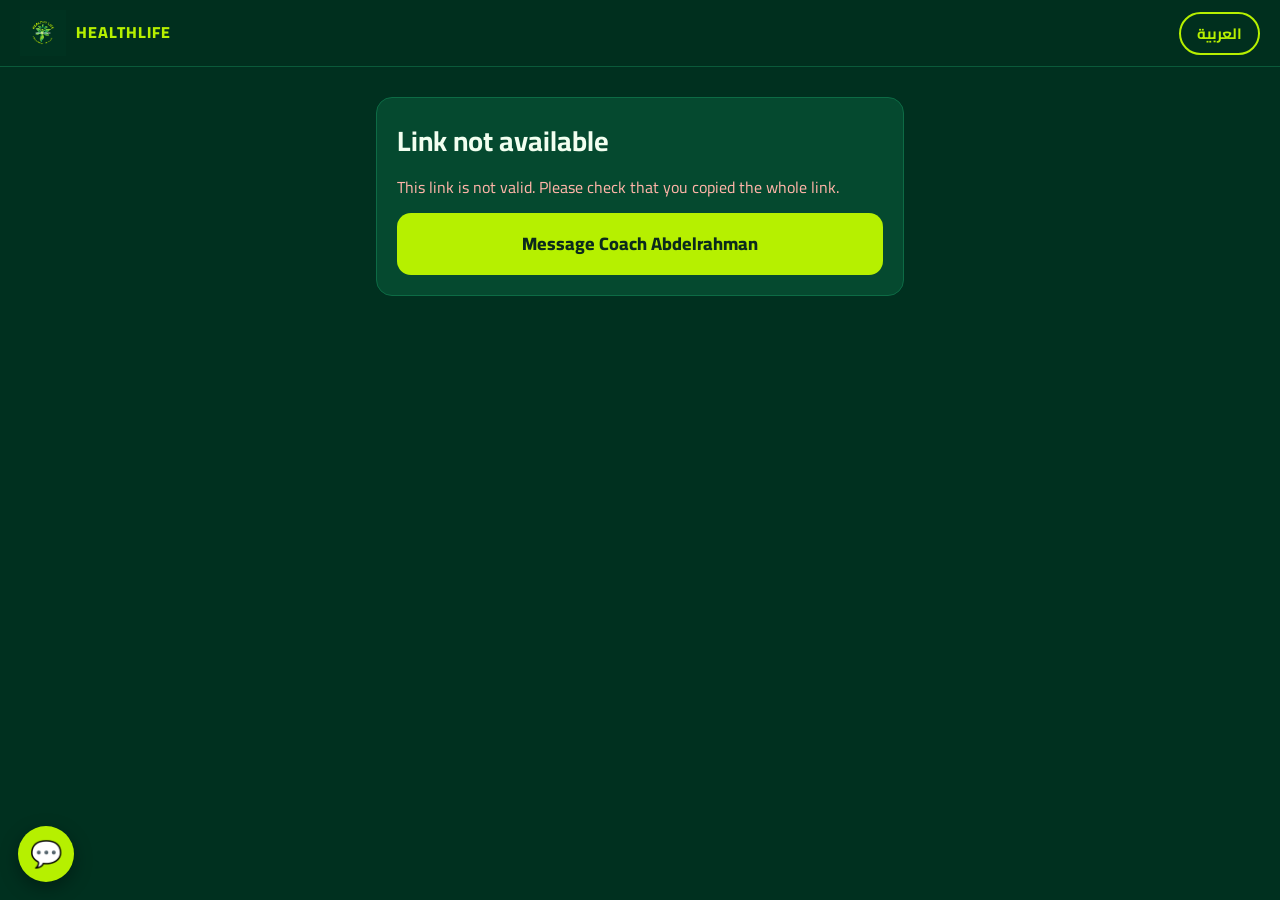
<file: receipt.html>
<!DOCTYPE html>
<html lang="en" dir="ltr">
<head>
<meta charset="utf-8">
<meta name="viewport" content="width=device-width, initial-scale=1">
<title>Your HealthLife plan</title>
<meta name="robots" content="noindex,nofollow">
<link rel="icon" href="logo.png">
<link rel="preconnect" href="https://fonts.googleapis.com">
<link href="https://fonts.googleapis.com/css2?family=Cairo:wght@400;600;700;800&display=swap" rel="stylesheet">
<link rel="stylesheet" href="style.css?v=3">
<style id="pm-inline">
/* payment methods */
.pm{max-width:760px;margin:0 auto}
.pm-group{margin-bottom:26px}
.pm-label{display:flex;align-items:center;gap:10px;font-weight:700;margin-bottom:12px}
.pm-label .dot{width:10px;height:10px;border-radius:50%;background:var(--green);flex:none}
.pm-label.soon .dot{background:#f5c542}
.pm-row{display:flex;flex-wrap:wrap;gap:10px}
.pm-pill{padding:10px 18px;border-radius:12px;border:1px solid var(--line);background:var(--card);font-weight:600}
.pm-pill.on{border-color:var(--lime);color:var(--lime)}
.pm-pill.off{opacity:.75;border-style:dashed;color:var(--muted)}
.pm-note{color:var(--muted);font-size:14px;margin-top:10px}

.pm-logos{display:grid;grid-template-columns:repeat(auto-fill,minmax(130px,1fr));gap:16px}
.pm-item{margin:0;text-align:center}
.pm-logo{display:flex;align-items:center;justify-content:center;height:84px;border-radius:14px;padding:12px 16px;border:1px solid rgba(255,255,255,.18);box-shadow:0 4px 14px rgba(0,0,0,.25)}
.pm-logo img{max-width:100%;max-height:100%;width:auto;height:auto;object-fit:contain}
.pm-item figcaption{margin-top:8px;font-size:13px;color:var(--muted)}
.bk{display:grid;grid-template-columns:260px 1fr;gap:34px;align-items:start}
.bk img.cover{width:100%;height:auto;border-radius:12px;box-shadow:0 10px 30px rgba(0,0,0,.4)}
.bk .price{font-size:40px;font-weight:800;color:var(--lime);margin:6px 0 14px}
@media(max-width:700px){.bk{grid-template-columns:1fr}.bk img.cover{max-width:240px;margin:0 auto;display:block}}
</style>
<style>[hidden]{display:none!important}</style>
</head>
<body data-page="receipt">
<header>
  <nav>
    <a class="brand" href="index.html"><img src="logo.png" alt="HealthLife logo" onerror="this.style.display='none'">HEALTHLIFE</a>
    
    <button class="lang" id="langBtn" type="button" aria-label="Change language">العربية</button>
  </nav>
</header>
<style>
.rc{max-width:560px;margin:0 auto;padding:30px 16px 60px}
.rc .box{background:var(--card);border:1px solid var(--line);border-radius:16px;padding:20px;margin-bottom:16px}
.rc h1{font-size:28px;margin:0 0 8px}
.rc .big{display:block;width:100%;padding:16px;border-radius:14px;border:0;background:var(--lime);color:#0b2a1c;font:inherit;font-weight:800;font-size:18px;cursor:pointer;text-align:center;text-decoration:none;margin-top:12px}
.rc .ghost{display:block;width:100%;padding:14px;border-radius:14px;border:2px solid var(--lime);background:transparent;color:var(--lime);font:inherit;font-weight:700;font-size:17px;cursor:pointer;margin-top:12px}
.rc .ghost[disabled]{opacity:.55;cursor:default}
.rc .ok{color:var(--lime);font-weight:700;margin-top:14px}
.rc .fine{font-size:12.5px;color:var(--muted);line-height:1.7;margin-top:14px}
.rc .err{color:#ffb4a8}
</style>
<main class="rc" id="rc">
  <div class="box" id="load"><p data-en="Loading…" data-ar="جاري التحميل…">Loading…</p></div>
  <div class="box" id="bad" hidden><h1 data-en="Link not available" data-ar="الرابط غير متاح">Link not available</h1><p class="err" id="badMsg"></p><a class="big" id="waLink" href="https://wa.me/201050747891" data-en="Message Coach Abdelrahman" data-ar="كلّم الكابتن عبد الرحمن">Message Coach Abdelrahman</a></div>
  <div class="box" id="ready" hidden>
    <h1 id="hello"></h1>
    <p data-en="Your personalised diet and workout plan is ready." data-ar="خطتك الغذائية والتدريبية الخاصة بك جاهزة.">Your personalised diet and workout plan is ready.</p>
    <a class="big" id="dl" href="#" data-en="⬇ Download my plan (PDF)" data-ar="⬇ حمّل خطتي (PDF)">⬇ Download my plan (PDF)</a>
    <button class="ghost" id="ack" type="button" data-en="✔ I confirm I received my plan" data-ar="✔ أؤكد أنني استلمت خطتي">✔ I confirm I received my plan</button>
    <p class="ok" id="done" hidden></p>
    <p class="fine" data-en="Opening this page counts as delivery of your plan and is recorded (date, time and device), as explained in our terms. Your plan is personal to you; please do not share it. It is health education and not medical advice. If you have a medical condition, check with your doctor first." data-ar="فتح هذه الصفحة يُعد تسليماً لخطتك ويتم تسجيله (التاريخ والوقت والجهاز) كما هو موضح في الشروط. خطتك شخصية لك، يرجى عدم مشاركتها. هي للتثقيف الصحي وليست نصيحة طبية. إذا كان لديك مرض فاستشر طبيبك أولاً.">Opening this page counts as delivery of your plan and is recorded (date, time and device), as explained in our terms. Your plan is personal to you; please do not share it. It is health education and not medical advice. If you have a medical condition, check with your doctor first.</p>
    <p class="fine"><a href="terms.html" data-en="Terms, Refunds &amp; Privacy" data-ar="الشروط والاسترداد والخصوصية">Terms, Refunds &amp; Privacy</a></p>
  </div>
</main>
<script src="site.js?v=11"></script>
<script>
(function () {
  var API = "https://healthlife-pay.abdelrahmansarya90.workers.dev";
  var $ = function (i) { return document.getElementById(i); };
  var id = (new URLSearchParams(location.search).get("d") || "").trim();
  var st = { name: "", ack: null, err: null };
  var L = function () { return document.documentElement.lang === "ar" ? "ar" : "en"; };
  var M = { en: { hello: function (n) { return n ? "Hello " + n : "Hello"; }, done: function (d) { return "Thank you! Receipt confirmed on " + d; }, nf: "This link is not valid. Please check that you copied the whole link.", ex: "This link has expired. Please message us on WhatsApp and we will send a new one.", ne: "Could not connect. Please try again." },
    ar: { hello: function (n) { return n ? "أهلاً " + n : "أهلاً"; }, done: function (d) { return "شكراً لك! تم تأكيد الاستلام في " + d; }, nf: "هذا الرابط غير صحيح. تأكد أنك نسخت الرابط كاملاً.", ex: "انتهت صلاحية هذا الرابط. راسلنا على واتساب وسنرسل لك رابطاً جديداً.", ne: "تعذّر الاتصال. حاول مرة أخرى." } };
  function fmt(t) { try { return new Date(t).toLocaleString(L() === "ar" ? "ar-EG" : "en-GB"); } catch (e) { return t; } }
  function txt() {
    var l = L(); document.querySelectorAll("[data-en]").forEach(function (e) { e.textContent = e.getAttribute("data-" + l); });
    document.getElementById("rc").dir = l === "ar" ? "rtl" : "ltr"; draw();
  }
  function draw() {
    var m = M[L()];
    $("hello").textContent = m.hello(st.name);
    if (st.ack) { $("done").hidden = false; $("done").textContent = m.done(fmt(st.ack)); $("ack").disabled = true; }
    if (st.err) $("badMsg").textContent = m[st.err];
  }
  function show(which) { ["load", "bad", "ready"].forEach(function (k) { $(k).hidden = k !== which; }); }
  var lb = document.getElementById("langBtn"); if (lb) lb.addEventListener("click", function () { setTimeout(txt, 60); });
  if (!/^[a-f0-9]{24}$/.test(id)) { st.err = "nf"; show("bad"); txt(); return; }
  $("dl").href = API + "/rcpt/file?d=" + id;
  fetch(API + "/rcpt/open", { method: "POST", headers: { "Content-Type": "application/json" }, body: JSON.stringify({ id: id }) })
    .then(function (r) { return r.json().then(function (j) { j._s = r.status; return j; }); })
    .then(function (j) {
      if (j.ok) { st.name = j.name || ""; st.ack = j.ack || null; show("ready"); }
      else { st.err = j._s === 410 ? "ex" : "nf"; show("bad"); }
      txt();
    }).catch(function () { st.err = "ne"; show("bad"); txt(); });
  $("ack").onclick = function () {
    $("ack").disabled = true;
    fetch(API + "/rcpt/ack", { method: "POST", headers: { "Content-Type": "application/json" }, body: JSON.stringify({ id: id, name: st.name }) })
      .then(function (r) { return r.json(); }).then(function (j) { if (j.ok) { st.ack = j.t; draw(); } else { $("ack").disabled = false; } })
      .catch(function () { $("ack").disabled = false; });
  };
  txt();
})();
</script>
</body>
</html>
</file>
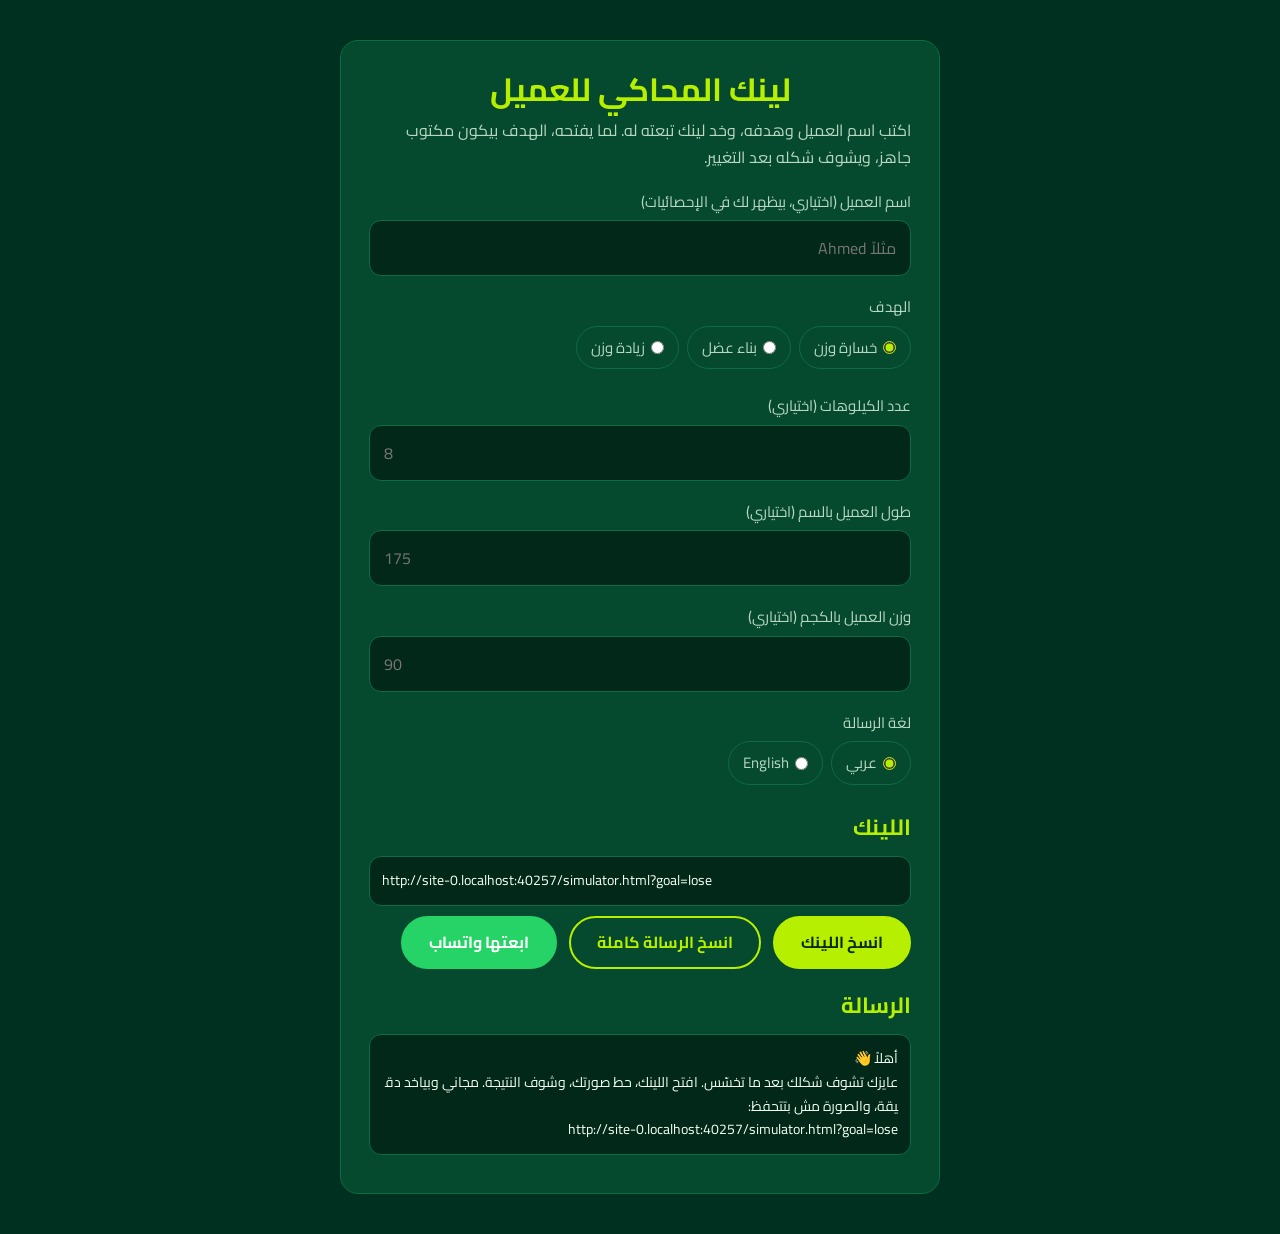
<file: simlink.html>
<!DOCTYPE html>
<html lang="ar" dir="rtl">
<head>
<meta charset="utf-8">
<meta name="viewport" content="width=device-width, initial-scale=1">
<meta name="robots" content="noindex,nofollow">
<title>أداة لينك المحاكي (للكابتن)</title>
<link rel="icon" href="logo.png">
<link href="https://fonts.googleapis.com/css2?family=Cairo:wght@400;600;700;800&display=swap" rel="stylesheet">
<link rel="stylesheet" href="style.css?v=3">
<style>
[hidden]{display:none!important}
.box{max-width:640px;margin:40px auto;padding:0 20px}
.out{background:#02281a;border:1px solid var(--line);border-radius:12px;padding:12px;direction:ltr;word-break:break-all;font-size:14px;margin:10px 0}
.goals{display:flex;gap:8px;flex-wrap:wrap;margin-bottom:6px}
.goals label{display:flex;gap:6px;align-items:center;padding:8px 14px;border:1px solid var(--line);border-radius:999px;cursor:pointer}
.goals input{width:auto}
</style>
</head>
<body>
<div class="box">
  <div class="card">
    <h2 style="color:var(--lime);margin-bottom:6px">لينك المحاكي للعميل</h2>
    <p style="color:var(--muted);margin-bottom:18px">اكتب اسم العميل وهدفه، وخد لينك تبعته له. لما يفتحه، الهدف بيكون مكتوب جاهز، ويشوف شكله بعد التغيير.</p>

    <div class="field"><label for="nm">اسم العميل (اختياري، بيظهر لك في الإحصائيات)</label><input id="nm" type="text" maxlength="30" placeholder="مثلاً Ahmed"></div>
    <div class="field"><label>الهدف</label>
      <div class="goals">
        <label><input type="radio" name="g" value="lose" checked>خسارة وزن</label>
        <label><input type="radio" name="g" value="muscle">بناء عضل</label>
        <label><input type="radio" name="g" value="gain">زيادة وزن</label>
      </div></div>
    <div class="field"><label for="kg">عدد الكيلوهات (اختياري)</label><input id="kg" type="number" min="1" max="40" step="0.5" placeholder="8" dir="ltr"></div>
    <div class="field"><label for="hh">طول العميل بالسم (اختياري)</label><input id="hh" type="number" placeholder="175" dir="ltr"></div>
    <div class="field"><label for="ww">وزن العميل بالكجم (اختياري)</label><input id="ww" type="number" placeholder="90" dir="ltr"></div>
    <div class="field"><label>لغة الرسالة</label>
      <div class="goals"><label><input type="radio" name="l" value="ar" checked>عربي</label><label><input type="radio" name="l" value="en">English</label></div></div>

    <h3 style="margin:18px 0 6px">اللينك</h3>
    <div class="out" id="link"></div>
    <div class="btns" style="justify-content:flex-start">
      <button class="btn primary" id="copy" type="button">انسخ اللينك</button>
      <button class="btn ghost" id="copyMsg" type="button">انسخ الرسالة كاملة</button>
      <a class="btn wa" id="wa" href="#" target="_blank" rel="noopener">ابعتها واتساب</a>
    </div>
    <p id="done" style="color:var(--lime);margin-top:10px" hidden>تم النسخ ✔</p>
    <h3 style="margin:18px 0 6px">الرسالة</h3>
    <div class="out" id="msg" style="direction:inherit;white-space:pre-wrap"></div>
  </div>
</div>
<script>
(function(){
  var BASE = location.origin + location.pathname.replace(/[^\/]*$/, "") + "simulator.html";
  var $ = function(i){return document.getElementById(i);};
  function val(n){ var r=document.querySelector('input[name="'+n+'"]:checked'); return r?r.value:""; }
  function build(){
    var q=[], g=val("g"), kg=$("kg").value.trim(), h=$("hh").value.trim(), w=$("ww").value.trim(), nm=$("nm").value.trim().replace(/[^\w\- .]/g,"");
    q.push("goal="+g); if(kg) q.push("kg="+encodeURIComponent(kg)); if(h) q.push("h="+encodeURIComponent(h)); if(w) q.push("w="+encodeURIComponent(w)); if(nm) q.push("ref="+encodeURIComponent(nm));
    var url=BASE+"?"+q.join("&"), ar=val("l")==="ar";
    var gw={lose:ar?"تخسّس":"lose",gain:ar?"تزوّد":"gain",muscle:ar?"تبني عضل":"build muscle"}[g];
    var name = nm ? nm + (ar?" ":" ") : "";
    var msg = ar
      ? "أهلاً " + name + "👋\nعايزك تشوف شكلك بعد ما "+gw+(kg?" "+kg+" كجم":"")+". افتح اللينك، حط صورتك، وشوف النتيجة. مجاني وبياخد دقيقة، والصورة مش بتتحفظ:\n"+url
      : "Hi " + name + "👋\nSee how you could look after you "+gw+(kg?" "+kg+" kg":"")+". Open the link, add your photo and see the result. It is free, takes a minute, and your photo is not saved:\n"+url;
    $("link").textContent=url; $("msg").textContent=msg; $("wa").href="https://wa.me/?text="+encodeURIComponent(msg);
    $("msg").dir = ar ? "rtl" : "ltr";
    return {url:url,msg:msg};
  }
  function copy(text){ (navigator.clipboard?navigator.clipboard.writeText(text):Promise.reject()).catch(function(){var t=document.createElement("textarea");t.value=text;document.body.appendChild(t);t.select();try{document.execCommand("copy");}catch(e){}t.remove();}).then(function(){$("done").hidden=false;setTimeout(function(){$("done").hidden=true;},1800);}); }
  document.querySelectorAll("input").forEach(function(i){i.addEventListener("input",build);i.addEventListener("change",build);});
  $("copy").addEventListener("click",function(){copy(build().url);});
  $("copyMsg").addEventListener("click",function(){copy(build().msg);});
  build();
})();
</script>
</body>
</html>
</file>
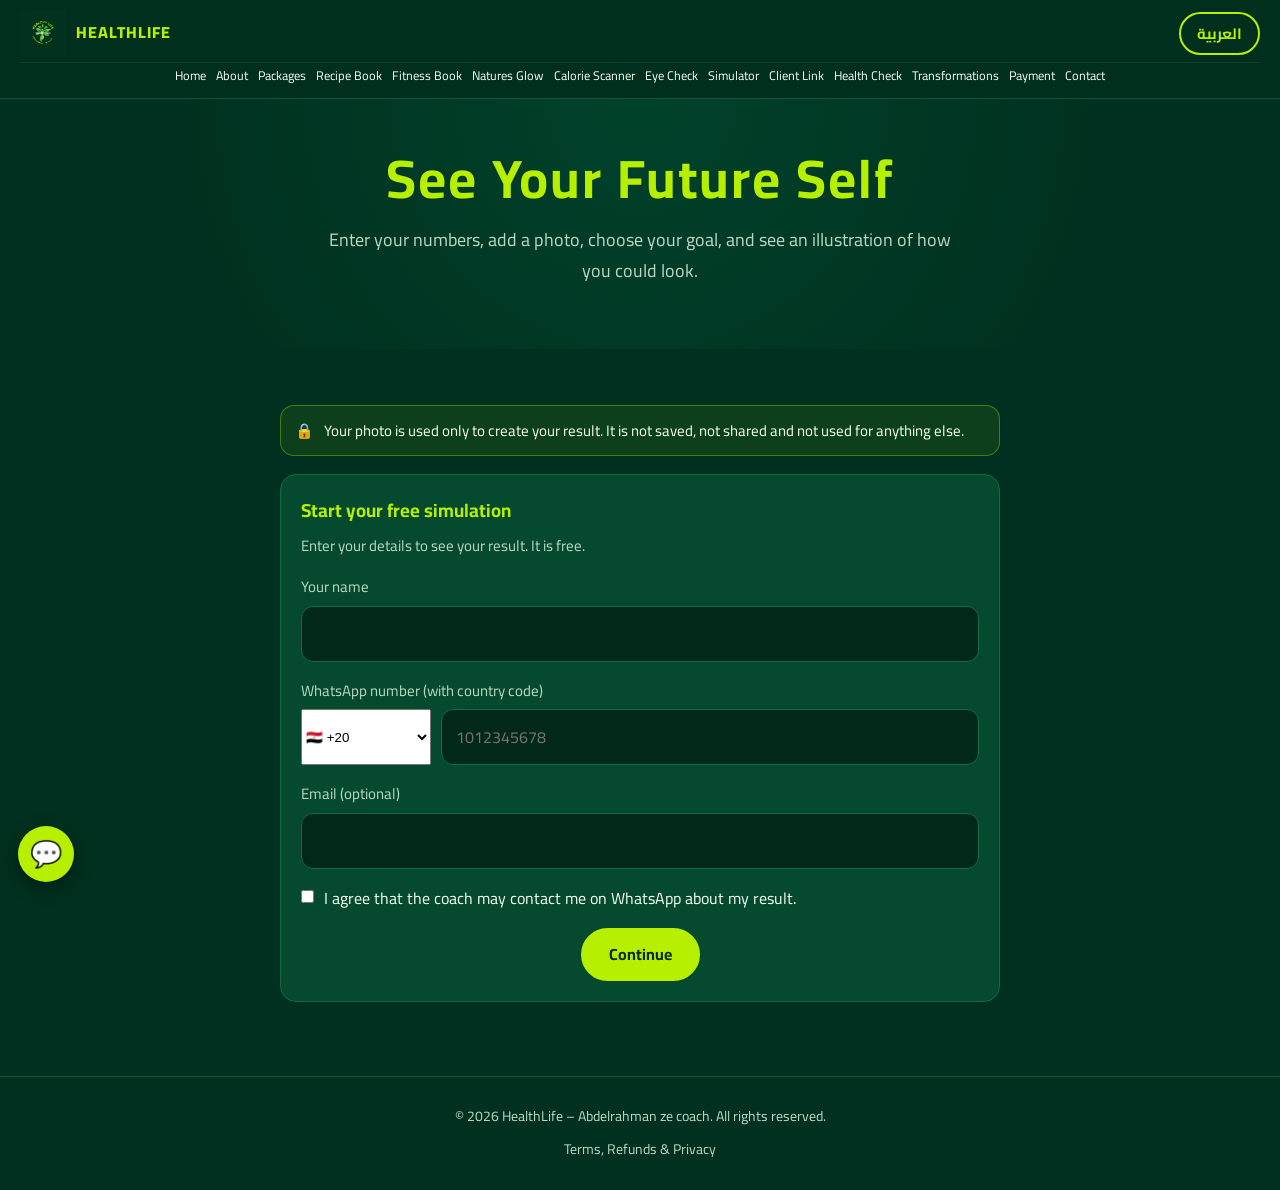
<file: simulator.html>
<!DOCTYPE html>
<html lang="en" dir="ltr">
<head>
<meta charset="utf-8">
<meta name="viewport" content="width=device-width, initial-scale=1">
<title>Body Transformation Simulator | HealthLife</title>
<meta name="description" content="See an illustration of how you could look at your goal weight. Your photo stays on your device.">
<link rel="icon" href="logo.png">
<link rel="preconnect" href="https://fonts.googleapis.com">
<link href="https://fonts.googleapis.com/css2?family=Cairo:wght@400;600;700;800&display=swap" rel="stylesheet">
<link rel="stylesheet" href="style.css?v=3">
<style>
[hidden]{display:none!important}
.sim{max-width:760px;margin:0 auto}
.sim .row2{display:grid;grid-template-columns:1fr 1fr;gap:14px}
.sim .row2 .field{margin:0 0 18px;width:100%;max-width:none}
@media(max-width:560px){.sim .row2{grid-template-columns:1fr}}
.sim .goals{display:flex;gap:10px;flex-wrap:wrap}
.sim .goals label{flex:1;min-width:150px;display:flex;gap:8px;align-items:center;padding:12px 14px;border:1px solid var(--line);border-radius:12px;background:var(--card);cursor:pointer;color:var(--text)}
.sim .goals input{width:auto;accent-color:var(--lime)}
.sim .goals label.on{border-color:var(--lime);color:var(--lime)}
.chips{display:flex;gap:8px;flex-wrap:wrap;margin-top:8px}
.chip{padding:6px 14px;border-radius:999px;border:1px solid var(--line);background:transparent;color:var(--text);cursor:pointer;font-family:inherit;font-size:14px}
.chip:hover{border-color:var(--lime);color:var(--lime)}
.drop{border:2px dashed var(--line);border-radius:16px;padding:22px;text-align:center;cursor:pointer;background:rgba(255,255,255,.03)}
.drop:hover{border-color:var(--lime)}
.drop img{max-height:220px;margin:12px auto 0;border-radius:12px}
.priv{display:flex;gap:10px;align-items:flex-start;background:rgba(182,240,0,.08);border:1px solid rgba(182,240,0,.35);border-radius:14px;padding:12px 14px;margin:0 0 18px;font-size:15px;color:var(--text)}
.tgt{color:var(--muted);font-size:15px;margin-top:6px}
.tgt b{color:var(--lime)}
.msg{margin:14px 0;padding:12px 14px;border-radius:12px;background:#4a1d1d;border:1px solid #a33;color:#ffd7d7}
.status{margin:14px 0;color:var(--muted);text-align:center}
#result{margin-top:26px}
.cmp{position:relative;max-width:420px;margin:0 auto;border-radius:16px;overflow:hidden;background:#000;direction:ltr;touch-action:pan-y}
.cmp canvas{display:block;width:100%;height:auto}
.cmp .top{position:absolute;inset:0}
.cmp .lab{position:absolute;top:10px;padding:4px 12px;border-radius:999px;background:rgba(0,0,0,.6);font-size:13px;font-weight:700}
.cmp .lab.l{left:10px}.cmp .lab.r{right:10px;color:var(--lime)}
.cmp .bar{position:absolute;top:0;bottom:0;width:3px;background:var(--lime);box-shadow:0 0 8px rgba(0,0,0,.6);pointer-events:none}
.cmp input[type=range]{position:absolute;inset:0;width:100%;height:100%;opacity:0;cursor:ew-resize;margin:0}
.stats{display:grid;grid-template-columns:repeat(auto-fit,minmax(150px,1fr));gap:12px;margin:20px 0}
.stat{background:var(--card);border:1px solid var(--line);border-radius:14px;padding:14px;text-align:center}
.stat b{display:block;font-size:24px;color:var(--lime)}
.stat span{font-size:14px;color:var(--muted)}
.fine{font-size:13px;color:var(--muted);text-align:center;margin-top:14px}
.left{background:var(--card);border:1px solid var(--line);border-radius:14px;padding:18px;text-align:center}
.bmi{background:var(--card);border:1px solid var(--line);border-radius:16px;padding:16px;margin:4px 0 22px}
.bmi-top{display:flex;justify-content:space-between;align-items:center;gap:10px;flex-wrap:wrap}
.bmi-top b{font-size:38px;color:var(--lime);margin-inline-start:10px}
.bmi-lab{color:var(--muted)}
.bmi-cat{padding:6px 16px;border-radius:999px;font-weight:800;color:#06210f}
.gauge{position:relative;display:flex;height:14px;border-radius:999px;overflow:hidden;margin:14px 0 6px;direction:ltr}
.gauge .seg{display:block;height:100%}
.s1{background:#4aa3ff;flex:18.5}.s2{background:#3fbf4a;flex:6.5}.s3{background:#f5c542;flex:5}.s4{background:#ff6b5b;flex:10}
.gauge .pin{position:absolute;top:-3px;bottom:-3px;width:4px;background:#fff;border-radius:2px;box-shadow:0 0 6px #000;left:0}
.gate{background:var(--card);border:1px solid var(--line);border-radius:16px;padding:20px;margin:0 0 18px}
.gate h3{color:var(--lime);margin-bottom:6px}
.phone{display:grid;grid-template-columns:130px 1fr;gap:10px;direction:ltr}
.gate .field{margin:0 0 16px;width:100%;max-width:none}
.gate select{width:100%}
.row3{display:grid;grid-template-columns:1fr 1fr 1fr;gap:14px}
.row3 .field{margin:0 0 18px;width:100%;max-width:none}
@media(max-width:560px){.row3{grid-template-columns:1fr 1fr}}
.gl{display:flex;justify-content:space-between;font-size:12px;color:var(--muted);direction:ltr}
</style>
</head>
<body data-page="sim">

<header>
  <nav>
    <a class="brand" href="index.html"><img src="logo.png" alt="HealthLife logo" onerror="this.style.display='none'">HEALTHLIFE</a>
    <ul>
      <li><a href="index.html" data-i18n="nav_home">Home</a></li>
      <li><a href="index.html#about" data-i18n="nav_about">About</a></li>
      <li><a href="index.html#packages" data-i18n="nav_packages">Packages</a></li>
      <li><a href="book.html" data-i18n="nav_book">Recipe Book</a></li>
      <li><a href="fitness.html" data-i18n="nav_fitness">Fitness Book</a></li>
      <li><a href="simulator.html" data-i18n="nav_sim">Simulator</a></li>
      <li><a href="simlink.html" data-i18n="nav_coach">Client Link</a></li>
      <li><a href="assessment.html" data-i18n="nav_assess">Health Check</a></li>
      <li><a href="transformations.html" data-i18n="nav_results">Transformations</a></li>
      <li><a href="payment.html" data-i18n="nav_pay">Payment</a></li>
      <li><a href="index.html#contact" data-i18n="nav_contact">Contact</a></li>
    </ul>
    <button class="lang" id="langBtn" type="button" aria-label="Change language">العربية</button>
  </nav>
</header>

<div class="hero page-hero">
  <h1 data-s="h1">See Your Future Self</h1>
  <p data-s="sub">Upload a photo, choose your goal, and see an illustration of how you could look.</p>
</div>

<section>
  <div class="wrap sim">

    <div class="priv"><span>🔒</span><span data-s="privacy">Your photo is used only to create your result. It is not saved, not shared and not used for anything else.</span></div>

    <div id="limitBox" class="left" hidden>
      <h3 data-s="lim_h">You used all your tries</h3>
      <p data-s="lim_p" style="margin:8px 0 14px">Each device can run the simulator 6 times. Talk to the coach to get your real plan.</p>
      <div class="btns"><a class="btn wa" id="waLimit" href="#" target="_blank" rel="noopener" data-s="wa_btn">Chat with the coach</a></div>
    </div>

    <div id="gate" class="gate" hidden>
      <h3 data-s="g_h">Start your free simulation</h3>
      <p class="tgt" data-s="g_p" style="margin:0 0 16px">Enter your details to see your result. It is free.</p>
      <div class="field"><label for="gName" data-s="g_name">Your name</label><input id="gName" type="text" maxlength="60" autocomplete="name"></div>
      <div class="field"><label for="gPhone" data-s="g_phone">WhatsApp number (with country code)</label>
        <div class="phone">
          <select id="gCc" aria-label="country code">
            <option value="20">🇪🇬 +20</option><option value="966">🇸🇦 +966</option><option value="971">🇦🇪 +971</option><option value="965">🇰🇼 +965</option><option value="974">🇶🇦 +974</option><option value="973">🇧🇭 +973</option><option value="968">🇴🇲 +968</option><option value="962">🇯🇴 +962</option><option value="961">🇱🇧 +961</option><option value="964">🇮🇶 +964</option><option value="218">🇱🇾 +218</option><option value="249">🇸🇩 +249</option><option value="213">🇩🇿 +213</option><option value="212">🇲🇦 +212</option><option value="216">🇹🇳 +216</option><option value="967">🇾🇪 +967</option><option value="963">🇸🇾 +963</option><option value="970">🇵🇸 +970</option><option value="44">🇬🇧 +44</option><option value="49">🇩🇪 +49</option><option value="33">🇫🇷 +33</option><option value="39">🇮🇹 +39</option><option value="90">🇹🇷 +90</option><option value="1">🇺🇸 +1</option><option value="61">🇦🇺 +61</option>
          </select>
          <input id="gPhone" type="tel" inputmode="tel" placeholder="1012345678" autocomplete="tel-national">
        </div></div>
      <div class="field"><label for="gEmail" data-s="g_email">Email (optional)</label><input id="gEmail" type="email" dir="ltr" autocomplete="email"></div>
      <label style="display:flex;gap:10px;align-items:flex-start;margin:0 0 16px;cursor:pointer"><input type="checkbox" id="gAgree" style="margin-top:5px;width:auto"><span data-s="g_agree">I agree that the coach may contact me on WhatsApp about my result.</span></label>
      <div class="btns"><button class="btn primary" id="gGo" type="button" data-s="g_go">Continue</button></div>
      <div id="gErr" class="msg" hidden></div>
    </div>

    <div id="formBox" hidden>
      <div class="field" style="margin-bottom:6px"><label data-s="f_nums">1. Your numbers (this is your starting point: "Before")</label></div>
      <div class="row3">
        <div class="field" style="max-width:none"><label for="age" data-s="f_age">Age</label><input id="age" type="number" inputmode="numeric" min="18" max="90" placeholder="30" dir="ltr"></div>
        <div class="field" style="max-width:none"><label for="h" data-s="f_h">Height (cm)</label><input id="h" type="number" inputmode="decimal" min="120" max="230" placeholder="170" dir="ltr"></div>
        <div class="field" style="max-width:none"><label for="w" data-s="f_w">Current weight (kg)</label><input id="w" type="number" inputmode="decimal" min="35" max="250" placeholder="80" dir="ltr"></div>
      </div>

      <div class="bmi" id="bmiBox" hidden>
        <div class="bmi-top"><div><span class="bmi-lab" data-s="bmi_your">Your BMI</span><b id="bmiVal">--</b></div><div class="bmi-cat" id="bmiCat"></div></div>
        <div class="gauge" id="gauge"><i class="seg s1"></i><i class="seg s2"></i><i class="seg s3"></i><i class="seg s4"></i><span class="pin" id="pin"></span></div>
        <div class="gl"><span data-s="c_under">Under</span><span data-s="c_norm">Healthy</span><span data-s="c_over">Over</span><span data-s="c_obese">Obese</span></div>
        <p class="tgt" id="bmiRange"></p>
        <p class="tgt" data-s="bmi_note">BMI is a general screening number. It does not separate muscle from fat, so athletes and very muscular people can read high.</p>
      </div>

      <div class="field">
        <label data-s="f_photo">2. Your photo (standing, front view, head to feet)</label>
        <div class="drop" id="drop">
          <div data-s="f_photo_btn">Tap to choose a photo or take one</div>
          <img id="thumb" alt="" hidden>
        </div>
        <input id="file" type="file" accept="image/*" hidden>
        <p class="tgt" data-s="f_photo_tip">Tip: good light, plain background, tight clothes, arms slightly away from the body.</p>
      </div>

      <div class="field">
        <label data-s="f_goal">3. Your goal</label>
        <div class="goals" id="goals">
          <label class="on"><input type="radio" name="goal" value="lose" checked><span data-s="g_lose">Lose weight</span></label>
          <label><input type="radio" name="goal" value="muscle"><span data-s="g_muscle">Build muscle</span></label>
          <label><input type="radio" name="goal" value="gain"><span data-s="g_gain">Gain weight</span></label>
        </div>
      </div>

      <div class="field">
        <label for="kg" data-s="f_kg">How many kg?</label>
        <input id="kg" type="number" inputmode="decimal" min="1" max="40" step="0.5" placeholder="8" dir="ltr">
        <div class="chips" id="chips"><button class="chip" type="button" data-kg="3">3</button><button class="chip" type="button" data-kg="5">5</button><button class="chip" type="button" data-kg="8">8</button><button class="chip" type="button" data-kg="10">10</button><button class="chip" type="button" data-kg="15">15</button></div>
        <div class="tgt" id="tgt"></div>
      </div>

      <label style="display:flex;gap:10px;align-items:flex-start;margin:0 0 16px;cursor:pointer"><input type="checkbox" id="agree" style="margin-top:5px;width:auto"><span data-s="agree">I am 18 or older. I agree that my photo is sent securely to create the image and is not saved. I understand this is only an illustration and not a promise or a medical prediction. Real results depend on nutrition, training and genetics.</span></label>

      <div class="btns"><button class="btn primary" id="go" type="button" data-s="go">Show my result</button></div>
      <div id="err" class="msg" hidden></div>
      <div id="status" class="status" hidden></div>
      <p class="fine" id="left"></p>
    </div>

    <div id="result" hidden>
      <div class="cmp" id="cmp">
        <canvas id="cBefore"></canvas>
        <div class="top" id="topWrap"><canvas id="cAfter"></canvas></div>
        <span class="lab l" data-s="before">Before</span><span class="lab r" data-s="after">After (simulation)</span>
        <div class="bar" id="bar"></div>
        <input type="range" id="slider" min="0" max="100" value="50" aria-label="compare">
      </div>
      <p class="fine" data-s="drag">Drag the line to compare.</p>

      <div class="stats" id="stats"></div>

      <div class="btns">
        <a class="btn primary" id="startPlan" href="payment.html?plan=daily" data-s="cta_plan">Start my real plan</a>
        <a class="btn wa" id="waRes" href="#" target="_blank" rel="noopener" data-s="wa_btn">Chat with the coach</a>
        <button class="btn ghost" id="dl" type="button" data-s="dl">Save image</button>
        <button class="btn ghost" id="again" type="button" data-s="again">Try another goal</button>
      </div>
      <p class="fine" data-s="disc">This is an AI-generated illustration of a body shape change. It is not a guarantee. Results vary from person to person. If you have a health condition, ask your doctor first.</p>
    </div>

  </div>
</section>

<footer>© <span id="yr"></span> HealthLife – Abdelrahman ze coach. <span data-i18n="rights">All rights reserved.</span></footer>

<script src="site.js"></script>
<script src="sim_core.js?v=1"></script>
<script src="sim_page.js?v=2"></script>
</body>
</html>
</file>
<file: style.css>
:root{
  --bg:#00301f; --bg2:#00422b; --card:#05492f; --lime:#b6f000; --green:#3fbf4a;
  --text:#f2fff0; --muted:#b9d8c2; --line:#0d6b45;
}
*{box-sizing:border-box;margin:0;padding:0}
html{scroll-behavior:smooth}
body{font-family:"Cairo",system-ui,-apple-system,"Segoe UI",Roboto,Arial,sans-serif;background:var(--bg);color:var(--text);line-height:1.7}
a{color:inherit;text-decoration:none}
img{max-width:100%;display:block}
.wrap{max-width:1050px;margin:0 auto;padding:0 20px}

/* header */
header{position:sticky;top:0;z-index:10;background:rgba(0,48,31,.95);backdrop-filter:blur(6px);border-bottom:1px solid #0a5a3a}
nav{display:flex;align-items:center;justify-content:space-between;gap:12px;padding:10px 20px;max-width:1050px;margin:0 auto}
.brand{display:flex;align-items:center;gap:10px;font-weight:800;letter-spacing:1px;color:var(--lime)}
.brand img{width:46px;height:46px;object-fit:contain}
nav ul{display:flex;gap:20px;list-style:none;font-size:15px}
nav ul a:hover,nav ul a.active{color:var(--lime)}
.lang{background:transparent;color:var(--lime);border:2px solid var(--lime);border-radius:999px;padding:5px 16px;font-weight:700;cursor:pointer;font-family:inherit;font-size:15px}
.lang:hover{background:rgba(182,240,0,.12)}

/* hero */
.hero{text-align:center;padding:60px 20px 50px;background:radial-gradient(circle at 50% 0%,var(--bg2),var(--bg) 70%)}
.hero img{width:230px;max-width:60%;height:auto;margin:0 auto 10px}
.hero h1{font-size:clamp(32px,6vw,54px);color:var(--lime);letter-spacing:2px;line-height:1.2}
.hero p{max-width:640px;margin:14px auto 26px;color:var(--muted);font-size:18px}
.page-hero{padding:48px 20px 36px}

/* buttons */
.btn{display:inline-block;padding:13px 26px;border-radius:999px;font-weight:700;border:2px solid var(--lime);transition:.2s;cursor:pointer;font-size:16px;font-family:inherit;line-height:1.4}
.btn.primary{background:var(--lime);color:#0a2a10}
.btn.primary:hover{background:#d2ff4d}
.btn.ghost{color:var(--lime);background:transparent}
.btn.ghost:hover{background:rgba(182,240,0,.12)}
.btn.wa{background:#25d366;border-color:#25d366;color:#fff}
.btn.wa:hover{background:#1fb458}
.btns{display:flex;gap:12px;justify-content:center;flex-wrap:wrap}

/* sections */
section{padding:56px 0}
.alt{background:var(--bg2)}
h2{text-align:center;font-size:32px;color:var(--lime);margin-bottom:8px;line-height:1.3}
.sub{text-align:center;color:var(--muted);margin-bottom:34px}
.grid{display:grid;gap:20px;grid-template-columns:repeat(auto-fit,minmax(280px,1fr))}
.card{background:var(--card);border:1px solid var(--line);border-radius:18px;padding:28px}
.card h3{color:var(--lime);margin-bottom:8px;font-size:22px}
.card ul{margin-block:12px 0;margin-inline-start:20px;color:var(--muted)}

/* packages */
.plan{text-align:center;position:relative}
.plan .tag{display:inline-block;background:var(--lime);color:#0a2a10;font-weight:800;font-size:12px;padding:3px 12px;border-radius:999px;letter-spacing:1px}
.plan h3{margin-top:12px}
.plan.best{border:2px solid var(--lime);box-shadow:0 0 0 4px rgba(182,240,0,.12),0 14px 34px rgba(0,0,0,.35);background:linear-gradient(180deg,#07593a,var(--card))}
.plan.best .tag{font-size:13px;padding:4px 16px}
.old{color:#ff9a9a;text-decoration:line-through;font-size:22px;direction:ltr}
.price{font-size:54px;font-weight:800;color:var(--lime);line-height:1.1;direction:ltr}
.plan .dur{color:var(--muted);margin-bottom:14px}
.plan ul{text-align:start;display:inline-block;margin:12px 0 22px 0;list-style:none}
.plan li::before{content:"✔ ";color:var(--green)}
.plan li{color:var(--text);margin:6px 0}
.plan .btns{flex-direction:column;align-items:stretch}
.why{max-width:820px;margin:32px auto 0;background:rgba(182,240,0,.08);border:1px dashed var(--lime);border-radius:18px;padding:22px 26px;text-align:center}
.why h3{color:var(--lime);margin-bottom:6px;font-size:22px}
.why p{color:var(--text)}
.why .big{font-size:42px;font-weight:800;color:var(--lime);line-height:1.1;direction:ltr;display:inline-block}
.fine{color:var(--muted);font-size:13px;margin-top:10px}

/* reviews */
.rv-card{display:flex;flex-direction:column;gap:14px}
.rv-card .stars{color:var(--lime);letter-spacing:3px;font-size:18px;direction:ltr;text-align:start}
.rv-card blockquote{font-size:17px;line-height:1.8;color:var(--text)}
.rv-card .who{color:var(--muted);font-size:14px;margin-top:auto}
.rv-card .who b{color:var(--lime)}
.rv-more{text-align:center;margin-top:28px}

/* gallery */
.gallery{display:grid;gap:18px;grid-template-columns:repeat(auto-fit,minmax(300px,1fr))}
.shot{background:var(--card);border:1px solid var(--line);border-radius:18px;overflow:hidden;cursor:zoom-in;padding:0;color:inherit;font-family:inherit;text-align:start}
.shot img{width:100%;height:auto;aspect-ratio:1/1;object-fit:cover;object-position:top;transition:transform .3s}
.shot:hover img{transform:scale(1.03)}
.shot .cap{display:block;padding:12px 16px;font-size:14px;color:var(--muted)}
.shot .cap b{color:var(--lime)}
.preview{display:grid;gap:14px;grid-template-columns:repeat(auto-fit,minmax(200px,1fr))}
.preview a{border-radius:14px;overflow:hidden;border:1px solid var(--line);display:block}
.preview img{width:100%;aspect-ratio:1/1;object-fit:cover;object-position:top}
.lightbox{position:fixed;inset:0;background:rgba(0,10,5,.92);display:none;align-items:center;justify-content:center;z-index:50;padding:20px;cursor:zoom-out}
.lightbox.open{display:flex}
.lightbox img{max-height:92vh;max-width:96vw;width:auto;height:auto;border-radius:10px}
.privacy{text-align:center;color:var(--muted);font-size:14px;margin-top:22px}

/* story */
.story{max-width:760px;margin:0 auto}
.story p{color:var(--text);font-size:18px;margin-bottom:18px}
.steps{display:grid;gap:18px;grid-template-columns:repeat(auto-fit,minmax(220px,1fr));margin-top:30px;counter-reset:s}
.step{background:var(--card);border:1px solid var(--line);border-radius:18px;padding:22px;counter-increment:s}
.step::before{content:counter(s);display:flex;align-items:center;justify-content:center;width:38px;height:38px;border-radius:50%;background:var(--lime);color:#0a2a10;font-weight:800;margin-bottom:10px;direction:ltr}
.step h3{color:var(--lime);font-size:19px;margin-bottom:4px}
.step p{color:var(--muted);font-size:15px;margin:0}
.cta{text-align:center}

/* payment */
.bank{max-width:640px;margin:0 auto}
.row{display:flex;justify-content:space-between;align-items:center;gap:12px;flex-wrap:wrap;padding:14px 0;border-bottom:1px dashed #1b7a52}
.row:last-of-type{border-bottom:none}
.row b{color:var(--muted);font-weight:600}
.row code{font-size:17px;color:var(--lime);word-break:break-all;direction:ltr;unicode-bidi:isolate;font-family:ui-monospace,Menlo,Consolas,monospace}
.copy{background:transparent;color:var(--lime);border:1px solid var(--lime);border-radius:8px;padding:4px 12px;cursor:pointer;font-size:13px;font-family:inherit}
.copy:hover{background:rgba(182,240,0,.12)}
.note{text-align:center;color:var(--muted);font-size:14px;margin-top:16px}
.picker{display:grid;gap:14px;grid-template-columns:repeat(auto-fit,minmax(240px,1fr));max-width:640px;margin:0 auto 26px}
.opt{display:block;cursor:pointer}
.opt input{position:absolute;opacity:0;pointer-events:none}
.opt .box{display:block;background:var(--card);border:2px solid var(--line);border-radius:16px;padding:18px;text-align:center;transition:.2s}
.opt input:checked + .box{border-color:var(--lime);background:#07593a;box-shadow:0 0 0 4px rgba(182,240,0,.14)}
.opt input:focus-visible + .box{outline:2px solid #fff;outline-offset:2px}
.opt .n{display:block;font-weight:700;color:var(--text)}
.opt .p{display:block;font-size:30px;font-weight:800;color:var(--lime);direction:ltr}
.opt .rec{display:inline-block;background:var(--lime);color:#0a2a10;font-size:11px;font-weight:800;padding:1px 10px;border-radius:999px;margin-bottom:4px}
.field{max-width:640px;margin:0 auto 18px}
.field label{display:block;color:var(--muted);margin-bottom:6px;font-size:15px}
.field input{width:100%;padding:12px 14px;border-radius:12px;border:1px solid var(--line);background:#02281a;color:var(--text);font-size:16px;font-family:inherit}
.field input:focus{outline:2px solid var(--lime)}
.list{max-width:640px;margin:26px auto 0;padding-inline-start:22px;color:var(--text)}
.list li{margin:8px 0}
.warn{max-width:640px;margin:22px auto 0;background:rgba(255,154,154,.08);border:1px solid #a85a5a;border-radius:14px;padding:14px 18px;color:#ffd6d6;font-size:15px}

/* contact / footer */
.contact a.item{display:block;text-align:center}
.ltr{direction:ltr;unicode-bidi:isolate;display:inline-block}
footer{text-align:center;padding:28px 20px;color:var(--muted);border-top:1px solid #0a5a3a;font-size:14px}
.wa-float{position:fixed;inset-inline-end:18px;bottom:18px;background:#25d366;color:#fff;width:58px;height:58px;border-radius:50%;display:flex;align-items:center;justify-content:center;box-shadow:0 6px 18px rgba(0,0,0,.4);z-index:20}
.wa-float svg{width:32px;height:32px;fill:#fff}
@media(max-width:480px){
  .row code{font-size:14px;word-break:normal}
  .row{flex-direction:column;align-items:flex-start}
  .row span{display:flex;align-items:center;gap:10px;flex-wrap:nowrap}
  .price{font-size:46px}
}
@media(max-width:760px){
  nav{flex-wrap:wrap;row-gap:4px}
  nav ul{order:3;width:100%;overflow-x:auto;gap:18px;padding-bottom:4px;white-space:nowrap;font-size:14px}
}

/* payment methods */
.pm{max-width:760px;margin:0 auto}
.pm-group{margin-bottom:26px}
.pm-label{display:flex;align-items:center;gap:10px;font-weight:700;margin-bottom:12px}
.pm-label .dot{width:10px;height:10px;border-radius:50%;background:var(--green);flex:none}
.pm-label.soon .dot{background:#f5c542}
.pm-row{display:flex;flex-wrap:wrap;gap:10px}
.pm-pill{padding:10px 18px;border-radius:12px;border:1px solid var(--line);background:var(--card);font-weight:600}
.pm-pill.on{border-color:var(--lime);color:var(--lime)}
.pm-pill.off{opacity:.75;border-style:dashed;color:var(--muted)}
.pm-note{color:var(--muted);font-size:14px;margin-top:10px}

.pm-logos{display:grid;grid-template-columns:repeat(auto-fill,minmax(130px,1fr));gap:16px}
.pm-item{margin:0;text-align:center}
.pm-logo{display:flex;align-items:center;justify-content:center;height:84px;border-radius:14px;padding:12px 16px;border:1px solid rgba(255,255,255,.18);box-shadow:0 4px 14px rgba(0,0,0,.25)}
.pm-logo img{max-width:100%;max-height:100%;width:auto;height:auto;object-fit:contain}
.pm-item figcaption{margin-top:8px;font-size:13px;color:var(--muted)}
[hidden]{display:none!important}

.powered{margin-top:8px;font-size:.85rem;opacity:.85}.powered a{color:var(--lime);font-weight:700}
.field input[type=radio]{width:auto;flex:none;padding:0;margin:0;accent-color:var(--lime,#c6ee0a)}
.field label.ed{display:flex;gap:10px;align-items:center;margin:6px 0;cursor:pointer;color:var(--text,#fff)}

/* nav: ten links no longer squeeze next to the logo; the menu gets its own centred row on wide screens */
nav ul li{white-space:nowrap}
@media (min-width:761px){
  nav{flex-wrap:wrap;row-gap:6px}
  nav ul{order:3;width:100%;justify-content:center;flex-wrap:wrap;gap:6px 16px;font-size:14.5px;padding:6px 0 4px;border-top:1px solid rgba(255,255,255,.08)}
}

/* about section */
.about-head{max-width:760px;margin:0 auto 26px;text-align:center}
.eyebrow{display:inline-block;color:var(--lime);font-weight:700;letter-spacing:.08em;text-transform:uppercase;font-size:13px;margin-bottom:8px}
.about-head .sub{margin-top:12px;line-height:1.8}
.stats{display:grid;gap:14px;grid-template-columns:repeat(auto-fit,minmax(150px,1fr))}
.stat{background:var(--card);border:1px solid var(--line);border-radius:16px;padding:20px 12px;text-align:center}
.stat b{display:block;font-size:30px;color:var(--lime);line-height:1.2}
.stat span{display:block;margin-top:6px;font-size:14px;color:var(--muted)}
.cred{margin-top:22px;text-align:center;padding:18px;border:1px dashed rgba(182,240,0,.35);border-radius:16px}
.cred p{margin:0 0 6px}
.cred small{color:var(--muted)}
</file>
